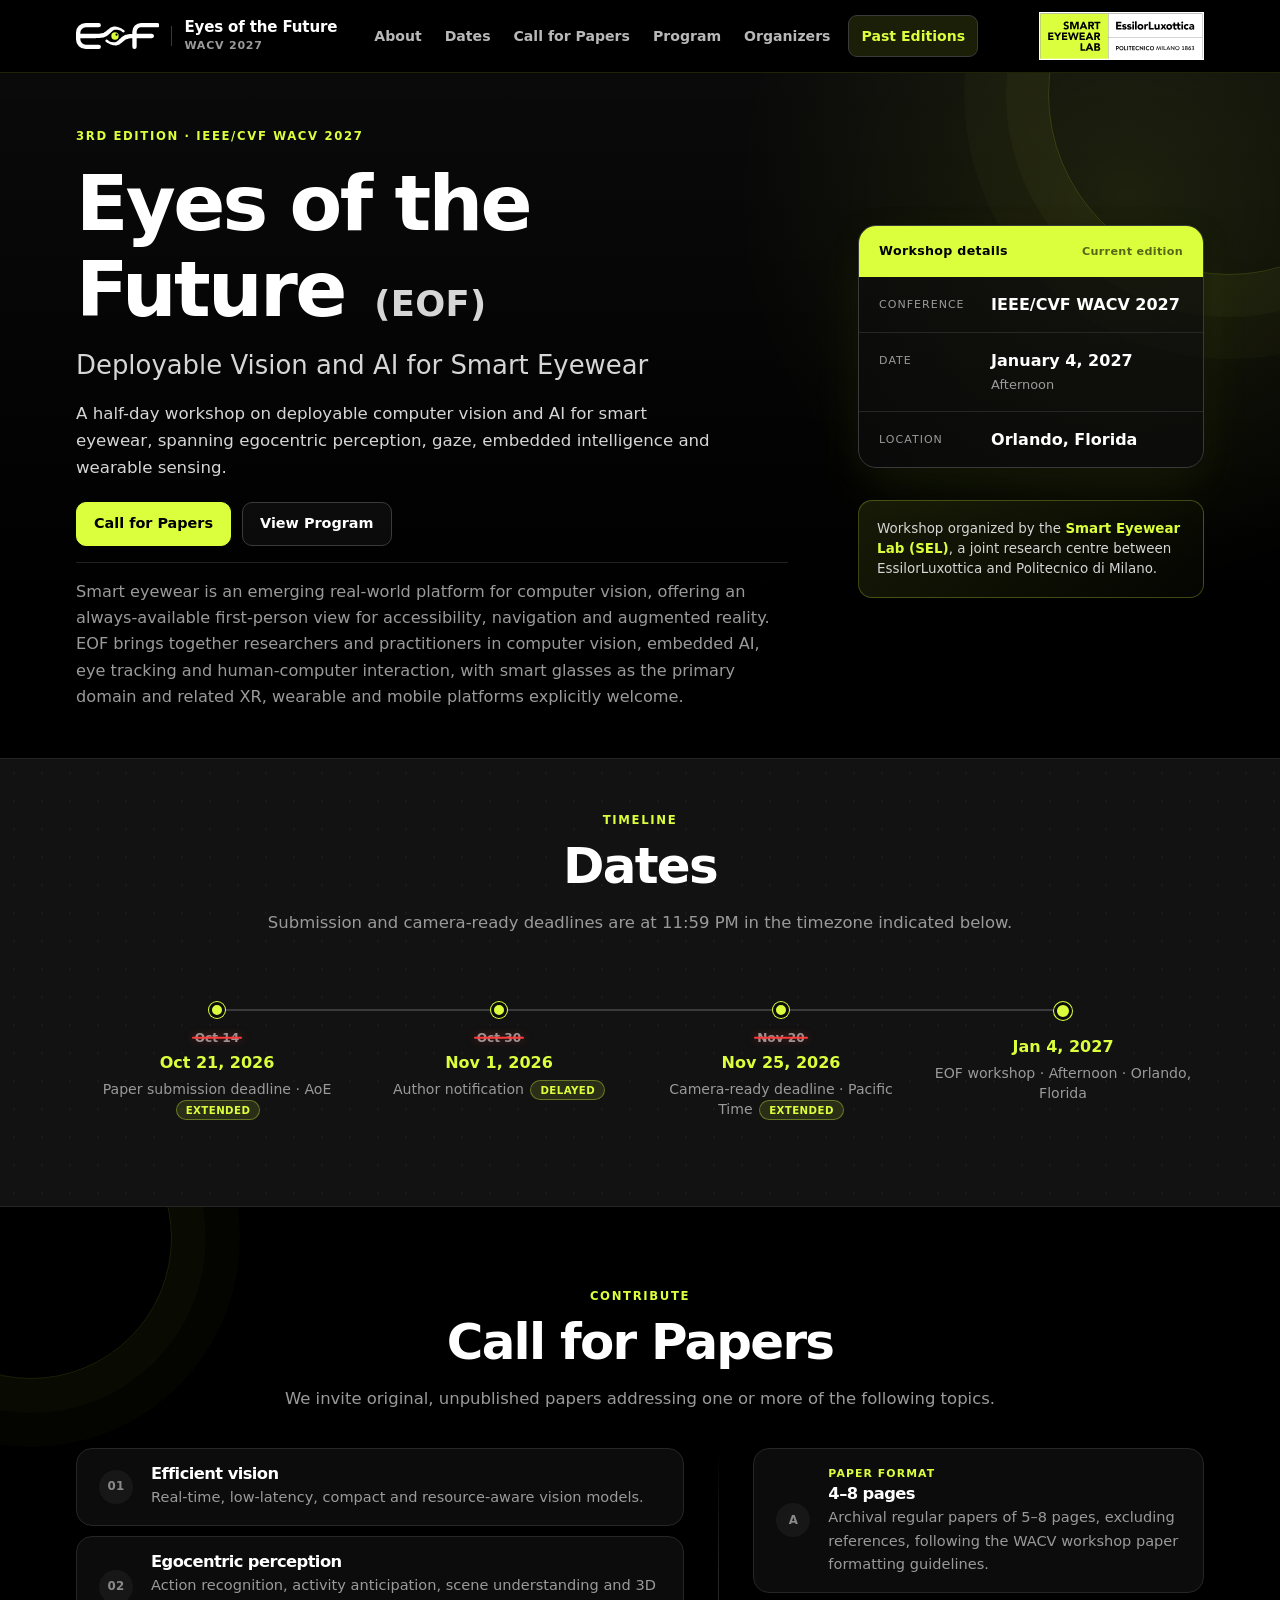
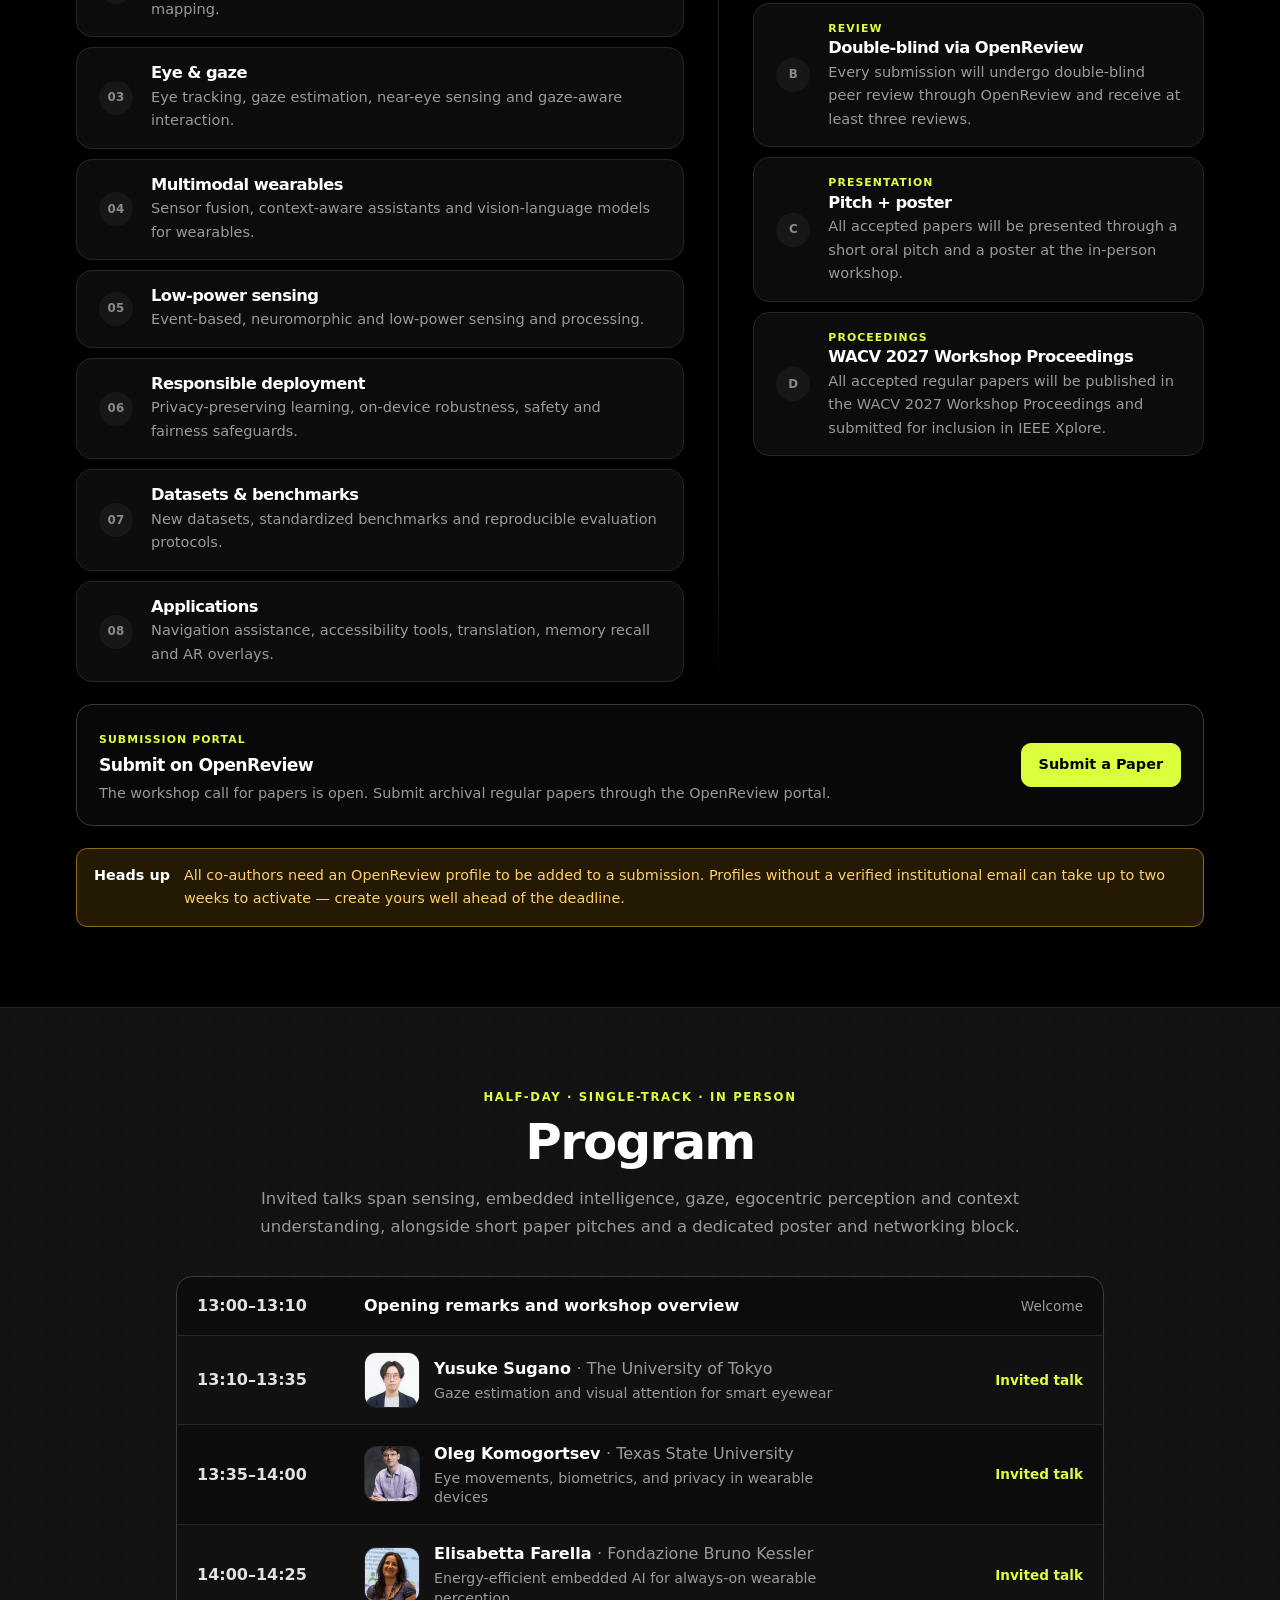
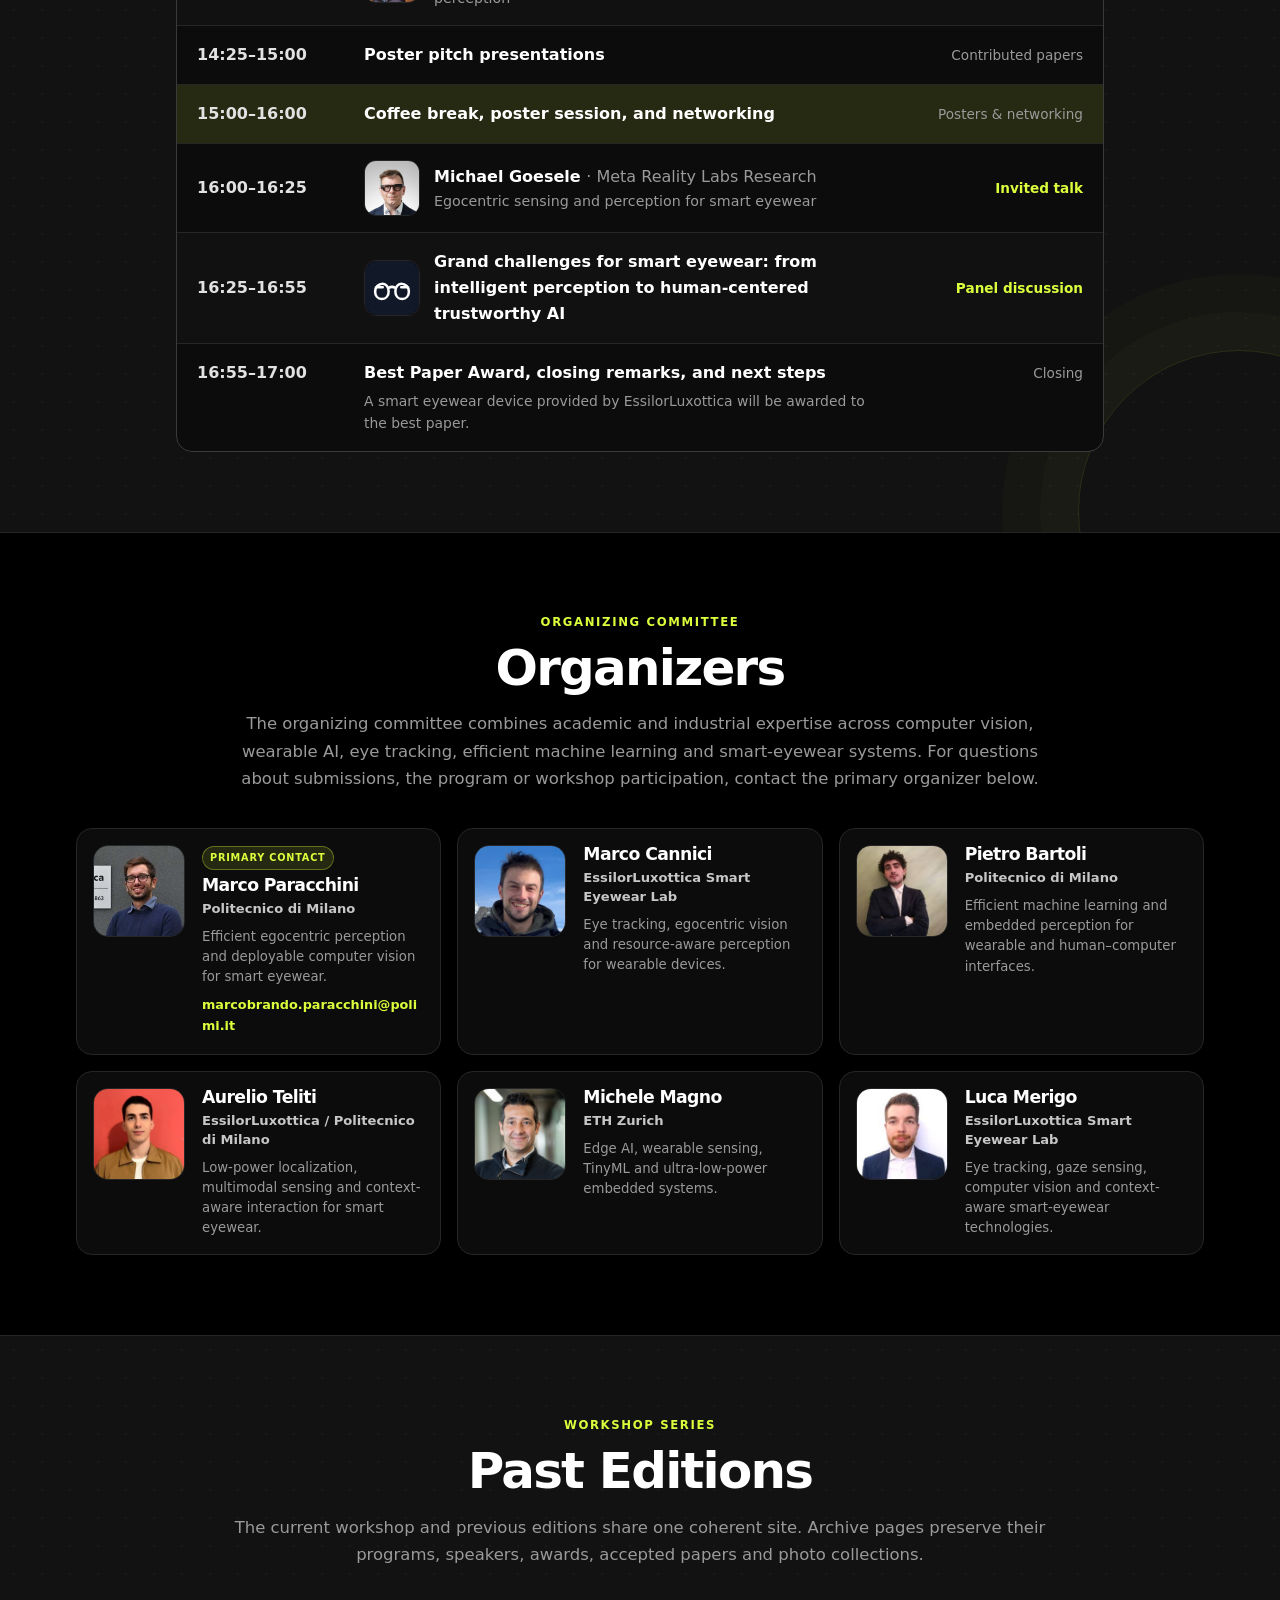
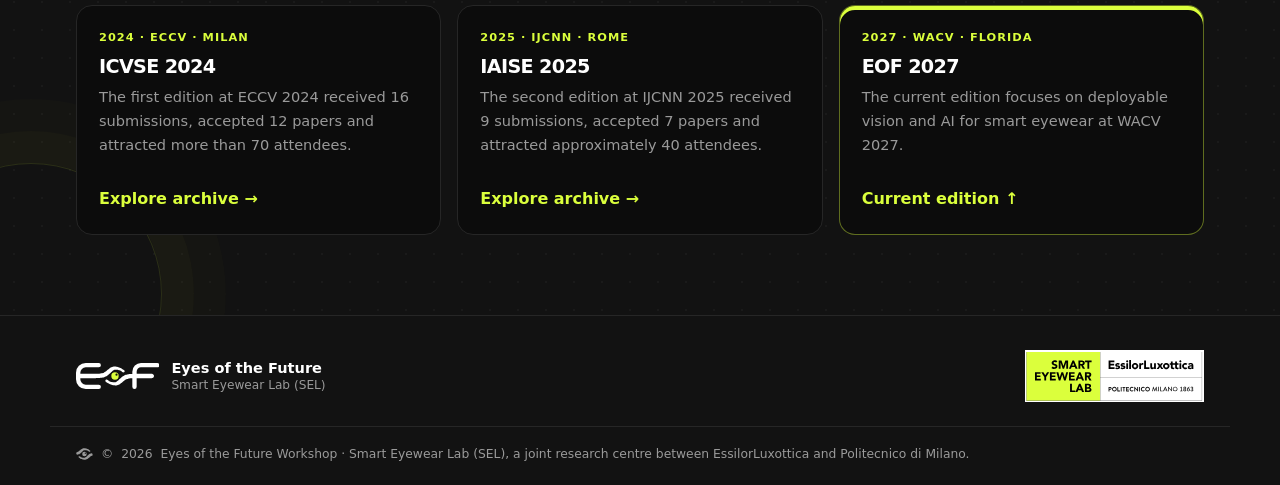
<file: index.html>
<!doctype html>
<html lang="en">
<head>
  <meta charset="utf-8">
  <meta name="viewport" content="width=device-width, initial-scale=1">
  <meta name="description" content="3rd Eyes of the Future (EOF) workshop at WACV 2027: Deployable Vision and AI for Smart Eyewear.">
  <title>EOF 2027 | Eyes of the Future @ WACV</title>
  <link rel="icon" href="assets/icons/favicon.svg" type="image/svg+xml">
  <link rel="stylesheet" href="assets/css/styles.css?v=20261103">
</head>
<body class="current-page">
<a class="skip-link" href="#content">Skip to content</a>
<header class="site-header">
  <div class="nav-wrap">
    <div class="nav-left">
    <div class="brand">
      <span class="brand-mark brand-mark-eof" aria-hidden="true">
        <svg viewBox="40 30 770 240" aria-hidden="true">
          <path id="letter-E" d="M250 50H130A70 70 0 0 0 60 120V180A70 70 0 0 0 130 250H250" fill="none" stroke="currentColor" stroke-width="40" stroke-linecap="round" stroke-linejoin="round"></path>
          <path id="letter-F" d="M790 50H640A60 60 0 0 0 580 110V250" fill="none" stroke="currentColor" stroke-width="40" stroke-linecap="round" stroke-linejoin="round"></path>
          <path id="E-arm-upper-lid" d="M60 170C62.9 170.1 68.3 170 72.4 170C76.5 170 80.7 170 84.8 170C88.9 170 93.1 170 97.2 170C101.3 170 105.4 170 109.5 170C113.6 170 117.8 170 121.9 170C126 170 130.2 170 134.3 170C138.4 170 142.5 170 146.6 170C150.7 170 154.9 170 159 170C163.1 170 167.3 170 171.4 170C175.5 170 179.6 170 183.7 170C187.8 170 191.9 170 196.1 170C200.2 170 204.4 170 208.6 170C212.8 170 217 169.9 221.2 169.9C225.4 169.8 229.6 169.7 233.8 169.6C238 169.4 242.3 169.3 246.6 169C250.9 168.8 255.2 168.6 259.5 168.2C263.9 167.8 268.4 167.4 272.8 166.7C277.3 166.1 281.9 165.4 286.5 164.4C291.1 163.4 295.8 162.2 300.5 160.7C305.2 159.1 310 157.2 314.5 155.1C318.9 152.9 323.3 150.4 327.4 147.8C331.5 145.1 335.4 142.1 339 139.1C342.6 136.2 345.8 133.2 348.9 130.3C352 127.4 354.9 124.5 357.8 121.7C360.7 118.9 363.5 116.1 366.2 113.5C369 110.9 371.8 108.4 374.5 106.1C377.3 103.9 380 101.8 382.7 100C385.4 98.2 388.1 96.7 390.8 95.5C393.5 94.4 395.7 93.6 398.8 93.1C401.9 92.6 405.8 92.6 409.5 92.6C413.1 92.5 416.8 92.7 420.5 93C424.1 93.4 427.8 94 431.3 94.8C434.9 95.5 438.5 96.5 441.9 97.8C445.4 99 448.8 100.4 452.1 102.1C455.4 103.8 458.7 105.7 461.9 107.8C465 109.8 469.1 113.1 471 114.5C473 115.9 472.6 115.6 473.5 116C474.3 116.4 475.3 116.7 476.2 116.9C477.2 117 478.2 117 479.1 116.9C480 116.9 481 116.6 481.9 116.3C482.8 116 483.7 115.5 484.4 114.9C485.2 114.4 485.9 113.7 486.5 113C487.1 112.2 487.6 111.4 488 110.5C488.4 109.7 488.7 108.7 488.9 107.8C489 106.8 489 105.8 488.9 104.9C488.9 104 488.6 103 488.3 102.1C488 101.2 487.5 100.3 486.9 99.6C486.4 98.8 487 99.2 485 97.5C482.9 95.8 478.1 92 474.4 89.4C470.8 86.9 467 84.3 463.1 82C459.2 79.8 455.2 77.6 451.1 75.7C446.9 73.8 442.7 72 438.3 70.5C434 69 429.5 67.8 425 66.7C420.6 65.6 416.1 64.8 411.5 64.2C407 63.6 402.5 62.8 397.5 62.9C392.4 63.1 386.3 63.7 381.2 65C376 66.2 371.2 68.2 366.6 70.2C362.1 72.3 357.9 74.8 353.9 77.2C349.9 79.7 346.2 82.4 342.6 85.1C339 87.7 335.6 90.4 332.4 93.1C329.1 95.7 325.9 98.5 322.8 101C319.8 103.5 316.8 106 313.9 108.2C311.1 110.4 308.5 112.4 305.7 114.2C302.9 116 300 117.6 297.1 119C294.1 120.5 291.2 121.6 288 122.7C284.9 123.7 281.6 124.5 278.2 125.3C274.8 126 271.2 126.6 267.5 127.1C263.8 127.6 260 128 256.2 128.3C252.3 128.7 248.5 128.9 244.5 129.1C240.6 129.3 236.6 129.5 232.6 129.6C228.6 129.7 224.6 129.8 220.5 129.9C216.5 129.9 212.5 130 208.4 130C204.3 130 200.2 130 196.1 130C192 130 187.8 130 183.7 130C179.6 130 175.5 130 171.4 130C167.3 130 163.1 130 159 130C154.9 130 150.7 130 146.6 130C142.5 130 138.4 130 134.3 130C130.2 130 126 130 121.9 130C117.8 130 113.6 130 109.5 130C105.4 130 101.3 130 97.2 130C93.1 130 88.9 130 84.8 130C80.7 130 76.5 130 72.4 130C68.3 130 62.9 129.9 60 130C57.1 130.1 56.5 130.2 54.8 130.7C53.2 131.1 51.5 131.8 50 132.7C48.5 133.5 47.1 134.6 45.9 135.9C44.6 137.1 43.5 138.5 42.7 140C41.8 141.5 41.1 143.2 40.7 144.8C40.2 146.5 40 148.3 40 150C40 151.7 40.2 153.5 40.7 155.2C41.1 156.8 41.8 158.5 42.7 160C43.5 161.5 44.6 162.9 45.9 164.1C47.1 165.4 48.5 166.5 50 167.3C51.5 168.2 53.2 168.9 54.8 169.3C56.5 169.8 57.1 169.9 60 170Z" fill="currentColor"></path>
          <path id="F-arm-lower-lid" d="M740 130C737.1 129.9 731.7 130 727.6 130C723.5 130 719.3 130 715.2 130C711.1 130 706.9 130 702.8 130C698.7 130 694.6 130 690.5 130C686.4 130 682.2 130 678.1 130C674 130 669.8 130 665.7 130C661.6 130 657.5 130 653.4 130C649.3 130 645.1 130 641 130C636.9 130 632.7 130 628.6 130C624.5 130 620.4 130 616.3 130C612.2 130 608.1 130 603.9 130C599.8 130 595.6 130 591.4 130C587.2 130 583 130.1 578.8 130.1C574.6 130.2 570.4 130.3 566.2 130.4C562 130.6 557.7 130.7 553.4 131C549.1 131.2 544.8 131.4 540.5 131.8C536.1 132.2 531.6 132.6 527.2 133.3C522.7 133.9 518.1 134.6 513.5 135.6C508.9 136.6 504.2 137.8 499.5 139.3C494.8 140.9 490 142.8 485.5 144.9C481.1 147.1 476.7 149.6 472.6 152.2C468.5 154.9 464.6 157.9 461 160.9C457.4 163.8 454.2 166.8 451.1 169.7C448 172.6 445.1 175.5 442.2 178.3C439.3 181.1 436.5 183.9 433.8 186.5C431 189.1 428.2 191.6 425.5 193.9C422.7 196.1 420 198.2 417.3 200C414.6 201.8 411.9 203.3 409.2 204.5C406.5 205.6 404.3 206.4 401.2 206.9C398.1 207.4 394.2 207.4 390.5 207.4C386.9 207.5 383.2 207.3 379.5 207C375.9 206.6 372.2 206 368.7 205.2C365.1 204.5 361.5 203.5 358.1 202.2C354.6 201 351.2 199.6 347.9 197.9C344.6 196.2 341.3 194.3 338.1 192.2C335 190.2 330.9 186.9 329 185.5C327 184.1 327.4 184.4 326.5 184C325.7 183.6 324.7 183.3 323.8 183.1C322.8 183 321.8 183 320.9 183.1C320 183.1 319 183.4 318.1 183.7C317.2 184 316.3 184.5 315.6 185.1C314.8 185.6 314.1 186.3 313.5 187C312.9 187.8 312.4 188.6 312 189.5C311.6 190.3 311.3 191.3 311.1 192.2C311 193.2 311 194.2 311.1 195.1C311.1 196 311.4 197 311.7 197.9C312 198.8 312.5 199.7 313.1 200.4C313.6 201.2 313 200.8 315 202.5C317.1 204.2 321.9 208 325.6 210.6C329.2 213.1 333 215.7 336.9 218C340.8 220.2 344.8 222.4 348.9 224.3C353.1 226.2 357.3 228 361.7 229.5C366 231 370.5 232.2 375 233.3C379.4 234.4 383.9 235.2 388.5 235.8C393 236.4 397.5 237.2 402.5 237.1C407.6 236.9 413.7 236.3 418.8 235C424 233.8 428.8 231.8 433.4 229.8C437.9 227.7 442.1 225.2 446.1 222.8C450.1 220.3 453.8 217.6 457.4 214.9C461 212.3 464.4 209.6 467.6 206.9C470.9 204.3 474.1 201.5 477.2 199C480.2 196.5 483.2 194 486.1 191.8C488.9 189.6 491.5 187.6 494.3 185.8C497.1 184 500 182.4 502.9 181C505.9 179.5 508.8 178.4 512 177.3C515.1 176.3 518.4 175.5 521.8 174.7C525.2 174 528.8 173.4 532.5 172.9C536.2 172.4 540 172 543.8 171.7C547.7 171.3 551.5 171.1 555.5 170.9C559.4 170.7 563.4 170.5 567.4 170.4C571.4 170.3 575.4 170.2 579.5 170.1C583.5 170.1 587.5 170 591.6 170C595.7 170 599.8 170 603.9 170C608 170 612.2 170 616.3 170C620.4 170 624.5 170 628.6 170C632.7 170 636.9 170 641 170C645.1 170 649.3 170 653.4 170C657.5 170 661.6 170 665.7 170C669.8 170 674 170 678.1 170C682.2 170 686.4 170 690.5 170C694.6 170 698.7 170 702.8 170C706.9 170 711.1 170 715.2 170C719.3 170 723.5 170 727.6 170C731.7 170 737.1 170.1 740 170C742.9 169.9 743.5 169.8 745.2 169.3C746.8 168.9 748.5 168.2 750 167.3C751.5 166.5 752.9 165.4 754.1 164.1C755.4 162.9 756.5 161.5 757.3 160C758.2 158.5 758.9 156.8 759.3 155.2C759.8 153.5 760 151.7 760 150C760 148.3 759.8 146.5 759.3 144.8C758.9 143.2 758.2 141.5 757.3 140C756.5 138.5 755.4 137.1 754.1 135.9C752.9 134.6 751.5 133.5 750 132.7C748.5 131.8 746.8 131.1 745.2 130.7C743.5 130.2 742.9 130.1 740 130Z" fill="currentColor"></path>
          <path id="iris" d="M400 116A34 34 0 1 0 400 184A34 34 0 1 0 400 116ZM414 128A10 10 0 1 0 414 148A10 10 0 1 0 414 128Z" fill="currentColor" fill-rule="evenodd"></path>
        </svg>
      </span>
      <span class="brand-divider" aria-hidden="true"></span>
      <span class="brand-copy"><strong>Eyes of the Future</strong><small>WACV 2027</small></span>
    </div>
    <button class="nav-toggle" aria-controls="site-nav" aria-expanded="false">Menu</button>
    <nav class="nav-links" id="site-nav" aria-label="Main navigation">
      <a href="#about">About</a>
      <a href="#dates">Dates</a>
      <a href="#cfp">Call for Papers</a>
      <a href="#program">Program</a>
      <a href="#organizers">Organizers</a>
      <a class="nav-editions" href="#editions">Past Editions</a>
    </nav>
    </div>
    <span class="brand-mark header-sel-mark"><img src="assets/icons/sel-logo.svg" alt="Smart Eyewear Lab"></span>
  </div>
</header>
<main id="content">
  <section class="edition-hero edition-hero-current" id="top">
    <div class="container edition-hero-grid">
      <div class="edition-hero-main">
        <p class="eyebrow">3rd edition · IEEE/CVF WACV 2027</p>
        <h1>Eyes of the <span class="title-end">Future <span class="eof-tag">(EOF)</span></span></h1>
        <p class="edition-subtitle">Deployable Vision and AI for Smart Eyewear</p>
        <p class="edition-summary">A half-day workshop on deployable computer vision and AI for smart eyewear, spanning egocentric perception, gaze, embedded intelligence and wearable sensing.</p>
        <div class="actions">
          <a class="button" href="#cfp">Call for Papers</a>
          <a class="button secondary" href="#program">View Program</a>
        </div>
        <div class="hero-overview prose" id="about">
          <p>Smart eyewear is an emerging real-world platform for computer vision, offering an always-available first-person view for accessibility, navigation and augmented reality. EOF brings together researchers and practitioners in computer vision, embedded AI, eye tracking and human-computer interaction, with smart glasses as the primary domain and related XR, wearable and mobile platforms explicitly welcome.</p>
        </div>
      </div>
      <div class="edition-hero-side">
        <aside class="meta-panel" aria-label="Workshop details">
          <div class="meta-panel-head"><span>Workshop details</span><span class="meta-panel-state">Current edition</span></div>
          <dl class="meta-list">
            <div><dt>Conference</dt><dd>IEEE/CVF WACV 2027</dd></div>
            <div><dt>Date</dt><dd>January 4, 2027<small>Afternoon</small></dd></div>
            <div><dt>Location</dt><dd>Orlando, Florida</dd></div>
          </dl>
        </aside>
        <p class="hero-organized">Workshop organized by the <strong>Smart Eyewear Lab (SEL)</strong>, a joint research centre between EssilorLuxottica and Politecnico di Milano.</p>
      </div>
    </div>
  </section>

  <section class="section section-soft timeline-top" id="dates">
    <div class="container">
      <div class="section-head">
        <p class="section-kicker">Timeline</p>
        <h2>Dates</h2>
        <p class="section-intro">Submission and camera-ready deadlines are at 11:59 PM in the timezone indicated below.</p>
      </div>
      <ol class="timeline">
        <li class="timeline-item">
          <div class="timeline-marker"></div>
          <div class="timeline-body">
            <time datetime="2026-10-21"><span class="date-old">Oct 14</span><span>Oct 21, 2026</span></time>
            <span>Paper submission deadline · AoE <span class="extended-badge">Extended</span></span>
          </div>
        </li>
        <li class="timeline-item">
          <div class="timeline-marker"></div>
          <div class="timeline-body">
            <time datetime="2026-11-01"><span class="date-old">Oct 30</span><span>Nov 1, 2026</span></time>
            <span>Author notification <span class="extended-badge">Delayed</span></span>
          </div>
        </li>
        <li class="timeline-item">
          <div class="timeline-marker"></div>
          <div class="timeline-body">
            <time datetime="2026-11-25"><span class="date-old">Nov 20</span><span>Nov 25, 2026</span></time>
            <span>Camera-ready deadline · Pacific Time <span class="extended-badge">Extended</span></span>
          </div>
        </li>
        <li class="timeline-item timeline-highlight">
          <div class="timeline-marker"></div>
          <div class="timeline-body">
            <time datetime="2027-01-04">Jan 4, 2027</time>
            <span>EOF workshop · Afternoon · Orlando, Florida</span>
          </div>
        </li>
      </ol>
    </div>
  </section>

  <section class="section deco-section deco-tl" id="cfp">
    <div class="container">
      <div class="section-head">
        <p class="section-kicker">Contribute</p>
        <h2>Call for Papers</h2>
        <p class="section-intro">We invite original, unpublished papers addressing one or more of the following topics.</p>
      </div>
      <div class="cfp-columns">
        <div class="topic-grid">
          <article class="topic-card"><span class="topic-index">01</span><div class="topic-content"><h3>Efficient vision</h3><p>Real-time, low-latency, compact and resource-aware vision models.</p></div></article>
          <article class="topic-card"><span class="topic-index">02</span><div class="topic-content"><h3>Egocentric perception</h3><p>Action recognition, activity anticipation, scene understanding and 3D mapping.</p></div></article>
          <article class="topic-card"><span class="topic-index">03</span><div class="topic-content"><h3>Eye &amp; gaze</h3><p>Eye tracking, gaze estimation, near-eye sensing and gaze-aware interaction.</p></div></article>
          <article class="topic-card"><span class="topic-index">04</span><div class="topic-content"><h3>Multimodal wearables</h3><p>Sensor fusion, context-aware assistants and vision-language models for wearables.</p></div></article>
          <article class="topic-card"><span class="topic-index">05</span><div class="topic-content"><h3>Low-power sensing</h3><p>Event-based, neuromorphic and low-power sensing and processing.</p></div></article>
          <article class="topic-card"><span class="topic-index">06</span><div class="topic-content"><h3>Responsible deployment</h3><p>Privacy-preserving learning, on-device robustness, safety and fairness safeguards.</p></div></article>
          <article class="topic-card"><span class="topic-index">07</span><div class="topic-content"><h3>Datasets &amp; benchmarks</h3><p>New datasets, standardized benchmarks and reproducible evaluation protocols.</p></div></article>
          <article class="topic-card"><span class="topic-index">08</span><div class="topic-content"><h3>Applications</h3><p>Navigation assistance, accessibility tools, translation, memory recall and AR overlays.</p></div></article>
        </div>
        <div class="cfp-divider" aria-hidden="true"></div>
        <ul class="info-list">
          <li class="info-row"><span class="topic-index">A</span><div class="topic-content"><span class="info-label">Paper format</span><h3>4–8 pages</h3><p>Archival regular papers of 5–8 pages, excluding references, following the WACV workshop paper formatting guidelines.</p></div></li>
          <li class="info-row"><span class="topic-index">B</span><div class="topic-content"><span class="info-label">Review</span><h3>Double-blind via OpenReview</h3><p>Every submission will undergo double-blind peer review through OpenReview and receive at least three reviews.</p></div></li>
          <li class="info-row"><span class="topic-index">C</span><div class="topic-content"><span class="info-label">Presentation</span><h3>Pitch + poster</h3><p>All accepted papers will be presented through a short oral pitch and a poster at the in-person workshop.</p></div></li>
          <li class="info-row"><span class="topic-index">D</span><div class="topic-content"><span class="info-label">Proceedings</span><h3>WACV 2027 Workshop Proceedings</h3><p>All accepted regular papers will be published in the WACV 2027 Workshop Proceedings and submitted for inclusion in IEEE Xplore.</p></div></li>
        </ul>
      </div>
      <aside class="submission-status" aria-label="Submission portal">
        <div>
          <span class="info-label">Submission portal</span>
          <h3>Submit on OpenReview</h3>
          <p>The workshop call for papers is open. Submit archival regular papers through the OpenReview portal.</p>
        </div>
        <a class="button" href="https://openreview.net/group?id=thecvf.com/WACV/2027/Workshop/EOF#tab-recent-activity" target="_blank" rel="noopener noreferrer">Submit a Paper</a>
      </aside>
      <div class="notice">
        <strong>Heads up</strong>
        <span>All co-authors need an OpenReview profile to be added to a submission. Profiles without a verified institutional email can take up to two weeks to activate — create yours well ahead of the deadline.</span>
      </div>
    </div>
  </section>

  <section class="section section-soft deco-section deco-br" id="program">
    <div class="container narrow-section">
      <div class="section-head">
        <p class="section-kicker">Half-day · single-track · in person</p>
        <h2>Program</h2>
        <p class="section-intro">Invited talks span sensing, embedded intelligence, gaze, egocentric perception and context understanding, alongside short paper pitches and a dedicated poster and networking block.</p>
      </div>
      <div class="schedule"><div class="schedule-row">
  <div class="schedule-time">13:00–13:10</div>
  <div class="schedule-event">Opening remarks and workshop overview</div>
  <div class="schedule-type">Welcome</div>
</div>
<div class="schedule-row talk">
  <div class="schedule-time">13:10–13:35</div>
  <div class="schedule-event schedule-event-speaker">
    <img class="schedule-photo" src="assets/images/people/yusuke-sugano.png" alt="Yusuke Sugano" width="112" height="112" loading="lazy">
    <div>
      <p class="schedule-speaker-name">Yusuke Sugano <span class="schedule-affiliation">· The University of Tokyo</span></p>
      <p class="schedule-talk-title">Gaze estimation and visual attention for smart eyewear</p>
    </div>
  </div>
  <div class="schedule-type">Invited talk</div>
</div>
<div class="schedule-row talk">
  <div class="schedule-time">13:35–14:00</div>
  <div class="schedule-event schedule-event-speaker">
    <img class="schedule-photo" src="assets/images/people/oleg-komogortsev.png" alt="Oleg Komogortsev" width="112" height="112" loading="lazy">
    <div>
      <p class="schedule-speaker-name">Oleg Komogortsev <span class="schedule-affiliation">· Texas State University</span></p>
      <p class="schedule-talk-title">Eye movements, biometrics, and privacy in wearable devices</p>
    </div>
  </div>
  <div class="schedule-type">Invited talk</div>
</div>
<div class="schedule-row talk">
  <div class="schedule-time">14:00–14:25</div>
  <div class="schedule-event schedule-event-speaker">
    <img class="schedule-photo" src="assets/images/people/elisabetta-farella.png" alt="Elisabetta Farella" width="112" height="112" loading="lazy">
    <div>
      <p class="schedule-speaker-name">Elisabetta Farella <span class="schedule-affiliation">· Fondazione Bruno Kessler</span></p>
      <p class="schedule-talk-title">Energy-efficient embedded AI for always-on wearable perception</p>
    </div>
  </div>
  <div class="schedule-type">Invited talk</div>
</div>
<div class="schedule-row">
  <div class="schedule-time">14:25–15:00</div>
  <div class="schedule-event">Poster pitch presentations</div>
  <div class="schedule-type">Contributed papers</div>
</div>
<div class="schedule-row break">
  <div class="schedule-time">15:00–16:00</div>
  <div class="schedule-event">Coffee break, poster session, and networking</div>
  <div class="schedule-type">Posters &amp; networking</div>
</div>
<div class="schedule-row talk">
  <div class="schedule-time">16:00–16:25</div>
  <div class="schedule-event schedule-event-speaker">
    <img class="schedule-photo" src="assets/images/people/michael-goesele.png" alt="Michael Goesele" width="112" height="112" loading="lazy">
    <div>
      <p class="schedule-speaker-name">Michael Goesele <span class="schedule-affiliation">· Meta Reality Labs Research</span></p>
      <p class="schedule-talk-title">Egocentric sensing and perception for smart eyewear</p>
    </div>
  </div>
  <div class="schedule-type">Invited talk</div>
</div>
<div class="schedule-row talk">
  <div class="schedule-time">16:25–16:55</div>
  <div class="schedule-event schedule-event-speaker">
    <img class="schedule-photo schedule-mark" src="assets/icons/favicon.svg" alt="" width="112" height="112">
    <div>
      <p class="schedule-speaker-name">Grand challenges for smart eyewear: from intelligent perception to human-centered trustworthy AI</p>
    </div>
  </div>
  <div class="schedule-type">Panel discussion</div>
</div>
<div class="schedule-row" id="awards">
  <div class="schedule-time">16:55–17:00</div>
  <div class="schedule-event">Best Paper Award, closing remarks, and next steps<p class="schedule-note">A smart eyewear device provided by EssilorLuxottica will be awarded to the best paper.</p></div>
  <div class="schedule-type">Closing</div>
</div></div>
    </div>
  </section>

  <section class="section" id="organizers">
    <div class="container">
      <div class="section-head">
        <p class="section-kicker">Organizing committee</p>
        <h2>Organizers</h2>
        <p class="section-intro">The organizing committee combines academic and industrial expertise across computer vision, wearable AI, eye tracking, efficient machine learning and smart-eyewear systems. For questions about submissions, the program or workshop participation, contact the primary organizer below.</p>
      </div>
      <div class="people-grid"><article class="person-card">
  <img class="person-photo" src="assets/images/people/marco-paracchini.png" alt="Marco Paracchini" width="420" height="420" loading="lazy">
  <div class="person-content">
    <span class="person-type person-type-contact">Primary contact</span>
    <h3>Marco Paracchini</h3>
    <p class="person-affiliation">Politecnico di Milano</p>
    <p class="person-description">Efficient egocentric perception and deployable computer vision for smart eyewear.</p>
    <a class="person-email" href="mailto:marcobrando.paracchini@polimi.it">marcobrando.paracchini@polimi.it</a>
  </div>
</article>
<article class="person-card">
  <img class="person-photo" src="assets/images/people/marco-cannici.png" alt="Marco Cannici" width="420" height="420" loading="lazy">
  <div class="person-content">
    
    <h3>Marco Cannici</h3>
    <p class="person-affiliation">EssilorLuxottica Smart Eyewear Lab</p>
    <p class="person-description">Eye tracking, egocentric vision and resource-aware perception for wearable devices.</p>
  </div>
</article>
<article class="person-card">
  <img class="person-photo" src="assets/images/people/pietro-bartoli.png" alt="" width="420" height="420" loading="lazy">
  <div class="person-content">
    
    <h3>Pietro Bartoli</h3>
    <p class="person-affiliation">Politecnico di Milano</p>
    <p class="person-description">Efficient machine learning and embedded perception for wearable and human–computer interfaces.</p>
  </div>
</article>
<article class="person-card">
  <img class="person-photo" src="assets/images/people/aurelio-teliti.png" alt="Aurelio Teliti" width="420" height="420" loading="lazy">
  <div class="person-content">
    
    <h3>Aurelio Teliti</h3>
    <p class="person-affiliation">EssilorLuxottica / Politecnico di Milano</p>
    <p class="person-description">Low-power localization, multimodal sensing and context-aware interaction for smart eyewear.</p>
  </div>
</article>
<article class="person-card">
  <img class="person-photo" src="assets/images/people/michele-magno.png" alt="Michele Magno" width="420" height="420" loading="lazy">
  <div class="person-content">
    
    <h3>Michele Magno</h3>
    <p class="person-affiliation">ETH Zurich</p>
    <p class="person-description">Edge AI, wearable sensing, TinyML and ultra-low-power embedded systems.</p>
  </div>
</article>
<article class="person-card">
  <img class="person-photo" src="assets/images/people/luca-merigo.png" alt="" width="420" height="420" loading="lazy">
  <div class="person-content">
    
    <h3>Luca Merigo</h3>
    <p class="person-affiliation">EssilorLuxottica Smart Eyewear Lab</p>
    <p class="person-description">Eye tracking, gaze sensing, computer vision and context-aware smart-eyewear technologies.</p>
  </div>
</article></div>
    </div>
  </section>

  <section class="section section-soft deco-section deco-bl" id="editions">
    <div class="container">
      <div class="section-head">
        <p class="section-kicker">Workshop series</p>
        <h2>Past Editions</h2>
        <p class="section-intro">The current workshop and previous editions share one coherent site. Archive pages preserve their programs, speakers, awards, accepted papers and photo collections.</p>
      </div>
      <div class="edition-grid">
        <article class="edition-card"><div class="edition-year">2024 · ECCV · Milan</div><h3>ICVSE 2024</h3><p>The first edition at ECCV 2024 received 16 submissions, accepted 12 papers and attracted more than 70 attendees.</p><a class="more" href="editions/eccv-2024.html">Explore archive <span aria-hidden="true">→</span></a></article>
        <article class="edition-card"><div class="edition-year">2025 · IJCNN · Rome</div><h3>IAISE 2025</h3><p>The second edition at IJCNN 2025 received 9 submissions, accepted 7 papers and attracted approximately 40 attendees.</p><a class="more" href="editions/ijcnn-2025.html">Explore archive <span aria-hidden="true">→</span></a></article>
        <article class="edition-card current-edition"><div class="edition-year">2027 · WACV · Florida</div><h3>EOF 2027</h3><p>The current edition focuses on deployable vision and AI for smart eyewear at WACV 2027.</p><a class="more" href="#top">Current edition <span aria-hidden="true">↑</span></a></article>
      </div>
    </div>
  </section>
</main>
<footer>
  <div class="container footer-main">
    <div class="footer-brand">
      <span class="brand-mark brand-mark-eof" aria-hidden="true">
        <svg viewBox="40 30 770 240" aria-hidden="true">
          <path id="letter-E" d="M250 50H130A70 70 0 0 0 60 120V180A70 70 0 0 0 130 250H250" fill="none" stroke="currentColor" stroke-width="40" stroke-linecap="round" stroke-linejoin="round"></path>
          <path id="letter-F" d="M790 50H640A60 60 0 0 0 580 110V250" fill="none" stroke="currentColor" stroke-width="40" stroke-linecap="round" stroke-linejoin="round"></path>
          <path id="E-arm-upper-lid" d="M60 170C62.9 170.1 68.3 170 72.4 170C76.5 170 80.7 170 84.8 170C88.9 170 93.1 170 97.2 170C101.3 170 105.4 170 109.5 170C113.6 170 117.8 170 121.9 170C126 170 130.2 170 134.3 170C138.4 170 142.5 170 146.6 170C150.7 170 154.9 170 159 170C163.1 170 167.3 170 171.4 170C175.5 170 179.6 170 183.7 170C187.8 170 191.9 170 196.1 170C200.2 170 204.4 170 208.6 170C212.8 170 217 169.9 221.2 169.9C225.4 169.8 229.6 169.7 233.8 169.6C238 169.4 242.3 169.3 246.6 169C250.9 168.8 255.2 168.6 259.5 168.2C263.9 167.8 268.4 167.4 272.8 166.7C277.3 166.1 281.9 165.4 286.5 164.4C291.1 163.4 295.8 162.2 300.5 160.7C305.2 159.1 310 157.2 314.5 155.1C318.9 152.9 323.3 150.4 327.4 147.8C331.5 145.1 335.4 142.1 339 139.1C342.6 136.2 345.8 133.2 348.9 130.3C352 127.4 354.9 124.5 357.8 121.7C360.7 118.9 363.5 116.1 366.2 113.5C369 110.9 371.8 108.4 374.5 106.1C377.3 103.9 380 101.8 382.7 100C385.4 98.2 388.1 96.7 390.8 95.5C393.5 94.4 395.7 93.6 398.8 93.1C401.9 92.6 405.8 92.6 409.5 92.6C413.1 92.5 416.8 92.7 420.5 93C424.1 93.4 427.8 94 431.3 94.8C434.9 95.5 438.5 96.5 441.9 97.8C445.4 99 448.8 100.4 452.1 102.1C455.4 103.8 458.7 105.7 461.9 107.8C465 109.8 469.1 113.1 471 114.5C473 115.9 472.6 115.6 473.5 116C474.3 116.4 475.3 116.7 476.2 116.9C477.2 117 478.2 117 479.1 116.9C480 116.9 481 116.6 481.9 116.3C482.8 116 483.7 115.5 484.4 114.9C485.2 114.4 485.9 113.7 486.5 113C487.1 112.2 487.6 111.4 488 110.5C488.4 109.7 488.7 108.7 488.9 107.8C489 106.8 489 105.8 488.9 104.9C488.9 104 488.6 103 488.3 102.1C488 101.2 487.5 100.3 486.9 99.6C486.4 98.8 487 99.2 485 97.5C482.9 95.8 478.1 92 474.4 89.4C470.8 86.9 467 84.3 463.1 82C459.2 79.8 455.2 77.6 451.1 75.7C446.9 73.8 442.7 72 438.3 70.5C434 69 429.5 67.8 425 66.7C420.6 65.6 416.1 64.8 411.5 64.2C407 63.6 402.5 62.8 397.5 62.9C392.4 63.1 386.3 63.7 381.2 65C376 66.2 371.2 68.2 366.6 70.2C362.1 72.3 357.9 74.8 353.9 77.2C349.9 79.7 346.2 82.4 342.6 85.1C339 87.7 335.6 90.4 332.4 93.1C329.1 95.7 325.9 98.5 322.8 101C319.8 103.5 316.8 106 313.9 108.2C311.1 110.4 308.5 112.4 305.7 114.2C302.9 116 300 117.6 297.1 119C294.1 120.5 291.2 121.6 288 122.7C284.9 123.7 281.6 124.5 278.2 125.3C274.8 126 271.2 126.6 267.5 127.1C263.8 127.6 260 128 256.2 128.3C252.3 128.7 248.5 128.9 244.5 129.1C240.6 129.3 236.6 129.5 232.6 129.6C228.6 129.7 224.6 129.8 220.5 129.9C216.5 129.9 212.5 130 208.4 130C204.3 130 200.2 130 196.1 130C192 130 187.8 130 183.7 130C179.6 130 175.5 130 171.4 130C167.3 130 163.1 130 159 130C154.9 130 150.7 130 146.6 130C142.5 130 138.4 130 134.3 130C130.2 130 126 130 121.9 130C117.8 130 113.6 130 109.5 130C105.4 130 101.3 130 97.2 130C93.1 130 88.9 130 84.8 130C80.7 130 76.5 130 72.4 130C68.3 130 62.9 129.9 60 130C57.1 130.1 56.5 130.2 54.8 130.7C53.2 131.1 51.5 131.8 50 132.7C48.5 133.5 47.1 134.6 45.9 135.9C44.6 137.1 43.5 138.5 42.7 140C41.8 141.5 41.1 143.2 40.7 144.8C40.2 146.5 40 148.3 40 150C40 151.7 40.2 153.5 40.7 155.2C41.1 156.8 41.8 158.5 42.7 160C43.5 161.5 44.6 162.9 45.9 164.1C47.1 165.4 48.5 166.5 50 167.3C51.5 168.2 53.2 168.9 54.8 169.3C56.5 169.8 57.1 169.9 60 170Z" fill="currentColor"></path>
          <path id="F-arm-lower-lid" d="M740 130C737.1 129.9 731.7 130 727.6 130C723.5 130 719.3 130 715.2 130C711.1 130 706.9 130 702.8 130C698.7 130 694.6 130 690.5 130C686.4 130 682.2 130 678.1 130C674 130 669.8 130 665.7 130C661.6 130 657.5 130 653.4 130C649.3 130 645.1 130 641 130C636.9 130 632.7 130 628.6 130C624.5 130 620.4 130 616.3 130C612.2 130 608.1 130 603.9 130C599.8 130 595.6 130 591.4 130C587.2 130 583 130.1 578.8 130.1C574.6 130.2 570.4 130.3 566.2 130.4C562 130.6 557.7 130.7 553.4 131C549.1 131.2 544.8 131.4 540.5 131.8C536.1 132.2 531.6 132.6 527.2 133.3C522.7 133.9 518.1 134.6 513.5 135.6C508.9 136.6 504.2 137.8 499.5 139.3C494.8 140.9 490 142.8 485.5 144.9C481.1 147.1 476.7 149.6 472.6 152.2C468.5 154.9 464.6 157.9 461 160.9C457.4 163.8 454.2 166.8 451.1 169.7C448 172.6 445.1 175.5 442.2 178.3C439.3 181.1 436.5 183.9 433.8 186.5C431 189.1 428.2 191.6 425.5 193.9C422.7 196.1 420 198.2 417.3 200C414.6 201.8 411.9 203.3 409.2 204.5C406.5 205.6 404.3 206.4 401.2 206.9C398.1 207.4 394.2 207.4 390.5 207.4C386.9 207.5 383.2 207.3 379.5 207C375.9 206.6 372.2 206 368.7 205.2C365.1 204.5 361.5 203.5 358.1 202.2C354.6 201 351.2 199.6 347.9 197.9C344.6 196.2 341.3 194.3 338.1 192.2C335 190.2 330.9 186.9 329 185.5C327 184.1 327.4 184.4 326.5 184C325.7 183.6 324.7 183.3 323.8 183.1C322.8 183 321.8 183 320.9 183.1C320 183.1 319 183.4 318.1 183.7C317.2 184 316.3 184.5 315.6 185.1C314.8 185.6 314.1 186.3 313.5 187C312.9 187.8 312.4 188.6 312 189.5C311.6 190.3 311.3 191.3 311.1 192.2C311 193.2 311 194.2 311.1 195.1C311.1 196 311.4 197 311.7 197.9C312 198.8 312.5 199.7 313.1 200.4C313.6 201.2 313 200.8 315 202.5C317.1 204.2 321.9 208 325.6 210.6C329.2 213.1 333 215.7 336.9 218C340.8 220.2 344.8 222.4 348.9 224.3C353.1 226.2 357.3 228 361.7 229.5C366 231 370.5 232.2 375 233.3C379.4 234.4 383.9 235.2 388.5 235.8C393 236.4 397.5 237.2 402.5 237.1C407.6 236.9 413.7 236.3 418.8 235C424 233.8 428.8 231.8 433.4 229.8C437.9 227.7 442.1 225.2 446.1 222.8C450.1 220.3 453.8 217.6 457.4 214.9C461 212.3 464.4 209.6 467.6 206.9C470.9 204.3 474.1 201.5 477.2 199C480.2 196.5 483.2 194 486.1 191.8C488.9 189.6 491.5 187.6 494.3 185.8C497.1 184 500 182.4 502.9 181C505.9 179.5 508.8 178.4 512 177.3C515.1 176.3 518.4 175.5 521.8 174.7C525.2 174 528.8 173.4 532.5 172.9C536.2 172.4 540 172 543.8 171.7C547.7 171.3 551.5 171.1 555.5 170.9C559.4 170.7 563.4 170.5 567.4 170.4C571.4 170.3 575.4 170.2 579.5 170.1C583.5 170.1 587.5 170 591.6 170C595.7 170 599.8 170 603.9 170C608 170 612.2 170 616.3 170C620.4 170 624.5 170 628.6 170C632.7 170 636.9 170 641 170C645.1 170 649.3 170 653.4 170C657.5 170 661.6 170 665.7 170C669.8 170 674 170 678.1 170C682.2 170 686.4 170 690.5 170C694.6 170 698.7 170 702.8 170C706.9 170 711.1 170 715.2 170C719.3 170 723.5 170 727.6 170C731.7 170 737.1 170.1 740 170C742.9 169.9 743.5 169.8 745.2 169.3C746.8 168.9 748.5 168.2 750 167.3C751.5 166.5 752.9 165.4 754.1 164.1C755.4 162.9 756.5 161.5 757.3 160C758.2 158.5 758.9 156.8 759.3 155.2C759.8 153.5 760 151.7 760 150C760 148.3 759.8 146.5 759.3 144.8C758.9 143.2 758.2 141.5 757.3 140C756.5 138.5 755.4 137.1 754.1 135.9C752.9 134.6 751.5 133.5 750 132.7C748.5 131.8 746.8 131.1 745.2 130.7C743.5 130.2 742.9 130.1 740 130Z" fill="currentColor"></path>
          <path id="iris" d="M400 116A34 34 0 1 0 400 184A34 34 0 1 0 400 116ZM414 128A10 10 0 1 0 414 148A10 10 0 1 0 414 128Z" fill="currentColor" fill-rule="evenodd"></path>
        </svg>
      </span>
      <div><strong>Eyes of the Future</strong><span>Smart Eyewear Lab (SEL)</span></div>
    </div>
    <span class="brand-mark footer-mark"><img src="assets/icons/sel-logo.svg" alt="Smart Eyewear Lab"></span>
  </div>
  <div class="container footer-bottom"><svg class="footer-eof-mark" viewBox="272 44 256 212" aria-hidden="true"><path d="M303.9 158.4C305.9 157.6 308.5 156.4 310.8 155.4C313.2 154.3 315.6 153.3 318 152.2C320.3 151.1 322.4 150.4 325.1 148.8C327.9 147.2 331.9 144.6 334.5 142.7C337.2 140.8 339 139.2 341 137.4C343.1 135.7 345 133.9 347 132.1C348.9 130.3 350.7 128.6 352.5 126.8C354.3 125.1 356 123.4 357.8 121.7C359.5 120 361.2 118.3 362.9 116.7C364.6 115.1 366.2 113.5 367.9 112C369.5 110.5 371.2 109 372.8 107.6C374.5 106.2 376.1 104.8 377.8 103.5C379.4 102.3 381 101.1 382.7 100C384.3 98.9 385.9 97.9 387.6 97.1C389.2 96.2 390.8 95.5 392.4 94.9C394 94.3 395.4 93.8 397.2 93.4C398.9 93.1 400.7 92.9 402.7 92.8C404.8 92.6 407.2 92.6 409.4 92.6C411.6 92.5 413.9 92.6 416.1 92.7C418.3 92.8 420.5 93 422.6 93.3C424.8 93.6 427 93.9 429.2 94.3C431.3 94.7 433.5 95.2 435.6 95.8C437.7 96.4 439.8 97 441.9 97.8C444 98.5 446 99.3 448.1 100.2C450.1 101.1 452.1 102.1 454.1 103.1C456.1 104.2 458 105.3 459.9 106.5C461.8 107.7 463.7 109 465.6 110.3C467.5 111.7 469.7 113.6 471 114.5C472.4 115.5 472.6 115.6 473.5 116C474.3 116.4 475.3 116.7 476.2 116.9C477.2 117 478.2 117 479.1 116.9C480 116.9 481 116.6 481.9 116.3C482.8 116 483.7 115.5 484.4 114.9C485.2 114.4 485.9 113.7 486.5 113C487.1 112.2 487.6 111.4 488 110.5C488.4 109.7 488.7 108.7 488.9 107.8C489 106.8 489 105.8 488.9 104.9C488.9 104 488.6 103 488.3 102.1C488 101.2 487.5 100.3 486.9 99.6C486.4 98.8 486.3 98.6 485 97.5C483.6 96.3 480.9 94.2 478.7 92.6C476.6 91 474.4 89.4 472.2 87.9C470 86.3 467.8 84.9 465.4 83.4C463.1 82 460.8 80.7 458.4 79.4C456 78.1 453.5 76.8 451 75.7C448.6 74.5 446 73.4 443.4 72.4C440.9 71.4 438.3 70.5 435.7 69.6C433 68.8 430.4 68 427.7 67.3C425 66.7 422.3 66.1 419.6 65.5C416.9 65 414.2 64.6 411.5 64.2C408.8 63.8 406.2 63.5 403.3 63.3C400.4 63.1 397.3 62.8 394.1 63C390.9 63.2 387.4 63.6 384.3 64.3C381.1 64.9 378 65.8 375.1 66.8C372.1 67.8 369.3 69 366.6 70.3C363.8 71.5 361.3 72.9 358.8 74.3C356.2 75.8 353.8 77.3 351.5 78.8C349.1 80.4 346.9 81.9 344.7 83.5C342.5 85.1 340.4 86.7 338.4 88.3C336.3 89.9 334.3 91.5 332.3 93.1C330.3 94.7 328.4 96.3 326.5 97.9C324.6 99.5 322.8 101 320.9 102.5C319.1 104 317.3 105.5 315.6 106.9C313.9 108.3 311.9 109.8 310.5 110.8C309.2 111.8 309 112 307.5 112.9C305.9 113.7 303.4 114.9 301.2 115.9C299.1 116.8 297 117.8 294.8 118.7C292.6 119.7 290 120.7 288.1 121.6C286.3 122.5 285 123.2 283.6 124.3C282.3 125.3 281 126.6 280 128C279 129.4 278.1 131 277.4 132.6C276.8 134.2 276.3 135.9 276.1 137.6C275.9 139.3 276 141.1 276.2 142.9C276.5 144.6 276.9 146.3 277.6 147.9C278.3 149.5 279.2 151 280.3 152.4C281.3 153.7 282.6 155 284 156C285.4 157 287 157.9 288.6 158.6C290.2 159.2 291.9 159.7 293.6 159.9C295.3 160.1 297.1 160 298.9 159.8C300.6 159.5 301.9 159.1 303.9 158.4Z" fill="currentColor"></path><path d="M496.1 141.6C494.1 142.4 491.5 143.6 489.2 144.6C486.8 145.7 484.4 146.7 482 147.8C479.7 148.9 477.6 149.6 474.9 151.2C472.1 152.8 468.1 155.4 465.5 157.3C462.8 159.2 461 160.8 459 162.6C456.9 164.3 455 166.1 453 167.9C451.1 169.7 449.3 171.4 447.5 173.2C445.7 174.9 444 176.6 442.2 178.3C440.5 180 438.8 181.7 437.1 183.3C435.4 184.9 433.8 186.5 432.1 188C430.5 189.5 428.8 191 427.2 192.4C425.5 193.8 423.9 195.2 422.2 196.5C420.6 197.7 419 198.9 417.3 200C415.7 201.1 414.1 202.1 412.4 202.9C410.8 203.8 409.2 204.5 407.6 205.1C406 205.7 404.6 206.2 402.8 206.6C401.1 206.9 399.3 207.1 397.3 207.2C395.2 207.4 392.8 207.4 390.6 207.4C388.4 207.5 386.1 207.4 383.9 207.3C381.7 207.2 379.5 207 377.4 206.7C375.2 206.4 373 206.1 370.8 205.7C368.7 205.3 366.5 204.8 364.4 204.2C362.3 203.6 360.2 203 358.1 202.2C356 201.5 354 200.7 351.9 199.8C349.9 198.9 347.9 197.9 345.9 196.9C343.9 195.8 342 194.7 340.1 193.5C338.2 192.3 336.3 191 334.4 189.7C332.5 188.3 330.3 186.4 329 185.5C327.6 184.5 327.4 184.4 326.5 184C325.7 183.6 324.7 183.3 323.8 183.1C322.8 183 321.8 183 320.9 183.1C320 183.1 319 183.4 318.1 183.7C317.2 184 316.3 184.5 315.6 185.1C314.8 185.6 314.1 186.3 313.5 187C312.9 187.8 312.4 188.6 312 189.5C311.6 190.3 311.3 191.3 311.1 192.2C311 193.2 311 194.2 311.1 195.1C311.1 196 311.4 197 311.7 197.9C312 198.8 312.5 199.7 313.1 200.4C313.6 201.2 313.7 201.4 315 202.5C316.4 203.7 319.1 205.8 321.3 207.4C323.4 209 325.6 210.6 327.8 212.1C330 213.7 332.2 215.1 334.6 216.6C336.9 218 339.2 219.3 341.6 220.6C344 221.9 346.5 223.2 349 224.3C351.4 225.5 354 226.6 356.6 227.6C359.1 228.6 361.7 229.5 364.3 230.4C367 231.2 369.6 232 372.3 232.7C375 233.3 377.7 233.9 380.4 234.5C383.1 235 385.8 235.4 388.5 235.8C391.2 236.2 393.8 236.5 396.7 236.7C399.6 236.9 402.7 237.2 405.9 237C409.1 236.8 412.6 236.4 415.7 235.7C418.9 235.1 422 234.2 424.9 233.2C427.9 232.2 430.7 231 433.4 229.7C436.2 228.5 438.7 227.1 441.2 225.7C443.8 224.2 446.2 222.7 448.5 221.2C450.9 219.6 453.1 218.1 455.3 216.5C457.5 214.9 459.6 213.3 461.6 211.7C463.7 210.1 465.7 208.5 467.7 206.9C469.7 205.3 471.6 203.7 473.5 202.1C475.4 200.5 477.2 199 479.1 197.5C480.9 196 482.7 194.5 484.4 193.1C486.1 191.7 488.1 190.2 489.5 189.2C490.8 188.2 491 188 492.5 187.1C494.1 186.3 496.6 185.1 498.8 184.1C500.9 183.2 503 182.2 505.2 181.3C507.4 180.3 510 179.3 511.9 178.4C513.7 177.5 515 176.8 516.4 175.7C517.7 174.7 519 173.4 520 172C521 170.6 521.9 169 522.6 167.4C523.2 165.8 523.7 164.1 523.9 162.4C524.1 160.7 524 158.9 523.8 157.1C523.5 155.4 523.1 153.7 522.4 152.1C521.7 150.5 520.8 149 519.7 147.6C518.7 146.3 517.4 145 516 144C514.6 143 513 142.1 511.4 141.4C509.8 140.8 508.1 140.3 506.4 140.1C504.7 139.9 502.9 140 501.1 140.2C499.4 140.5 498.1 140.9 496.1 141.6Z" fill="currentColor"></path><path d="M400 116A34 34 0 1 0 400 184A34 34 0 1 0 400 116ZM414 128A10 10 0 1 0 414 148A10 10 0 1 0 414 128Z" fill="currentColor" fill-rule="evenodd"></path></svg>© <span data-year></span> Eyes of the Future Workshop · Smart Eyewear Lab (SEL), a joint research centre between EssilorLuxottica and Politecnico di Milano.</div>
</footer>
<a class="back-to-top" href="#top" aria-label="Back to top"><svg viewBox="272 44 256 212" aria-hidden="true" width="16" height="16"><path d="M303.9 158.4C305.9 157.6 308.5 156.4 310.8 155.4C313.2 154.3 315.6 153.3 318 152.2C320.3 151.1 322.4 150.4 325.1 148.8C327.9 147.2 331.9 144.6 334.5 142.7C337.2 140.8 339 139.2 341 137.4C343.1 135.7 345 133.9 347 132.1C348.9 130.3 350.7 128.6 352.5 126.8C354.3 125.1 356 123.4 357.8 121.7C359.5 120 361.2 118.3 362.9 116.7C364.6 115.1 366.2 113.5 367.9 112C369.5 110.5 371.2 109 372.8 107.6C374.5 106.2 376.1 104.8 377.8 103.5C379.4 102.3 381 101.1 382.7 100C384.3 98.9 385.9 97.9 387.6 97.1C389.2 96.2 390.8 95.5 392.4 94.9C394 94.3 395.4 93.8 397.2 93.4C398.9 93.1 400.7 92.9 402.7 92.8C404.8 92.6 407.2 92.6 409.4 92.6C411.6 92.5 413.9 92.6 416.1 92.7C418.3 92.8 420.5 93 422.6 93.3C424.8 93.6 427 93.9 429.2 94.3C431.3 94.7 433.5 95.2 435.6 95.8C437.7 96.4 439.8 97 441.9 97.8C444 98.5 446 99.3 448.1 100.2C450.1 101.1 452.1 102.1 454.1 103.1C456.1 104.2 458 105.3 459.9 106.5C461.8 107.7 463.7 109 465.6 110.3C467.5 111.7 469.7 113.6 471 114.5C472.4 115.5 472.6 115.6 473.5 116C474.3 116.4 475.3 116.7 476.2 116.9C477.2 117 478.2 117 479.1 116.9C480 116.9 481 116.6 481.9 116.3C482.8 116 483.7 115.5 484.4 114.9C485.2 114.4 485.9 113.7 486.5 113C487.1 112.2 487.6 111.4 488 110.5C488.4 109.7 488.7 108.7 488.9 107.8C489 106.8 489 105.8 488.9 104.9C488.9 104 488.6 103 488.3 102.1C488 101.2 487.5 100.3 486.9 99.6C486.4 98.8 486.3 98.6 485 97.5C483.6 96.3 480.9 94.2 478.7 92.6C476.6 91 474.4 89.4 472.2 87.9C470 86.3 467.8 84.9 465.4 83.4C463.1 82 460.8 80.7 458.4 79.4C456 78.1 453.5 76.8 451 75.7C448.6 74.5 446 73.4 443.4 72.4C440.9 71.4 438.3 70.5 435.7 69.6C433 68.8 430.4 68 427.7 67.3C425 66.7 422.3 66.1 419.6 65.5C416.9 65 414.2 64.6 411.5 64.2C408.8 63.8 406.2 63.5 403.3 63.3C400.4 63.1 397.3 62.8 394.1 63C390.9 63.2 387.4 63.6 384.3 64.3C381.1 64.9 378 65.8 375.1 66.8C372.1 67.8 369.3 69 366.6 70.3C363.8 71.5 361.3 72.9 358.8 74.3C356.2 75.8 353.8 77.3 351.5 78.8C349.1 80.4 346.9 81.9 344.7 83.5C342.5 85.1 340.4 86.7 338.4 88.3C336.3 89.9 334.3 91.5 332.3 93.1C330.3 94.7 328.4 96.3 326.5 97.9C324.6 99.5 322.8 101 320.9 102.5C319.1 104 317.3 105.5 315.6 106.9C313.9 108.3 311.9 109.8 310.5 110.8C309.2 111.8 309 112 307.5 112.9C305.9 113.7 303.4 114.9 301.2 115.9C299.1 116.8 297 117.8 294.8 118.7C292.6 119.7 290 120.7 288.1 121.6C286.3 122.5 285 123.2 283.6 124.3C282.3 125.3 281 126.6 280 128C279 129.4 278.1 131 277.4 132.6C276.8 134.2 276.3 135.9 276.1 137.6C275.9 139.3 276 141.1 276.2 142.9C276.5 144.6 276.9 146.3 277.6 147.9C278.3 149.5 279.2 151 280.3 152.4C281.3 153.7 282.6 155 284 156C285.4 157 287 157.9 288.6 158.6C290.2 159.2 291.9 159.7 293.6 159.9C295.3 160.1 297.1 160 298.9 159.8C300.6 159.5 301.9 159.1 303.9 158.4Z" fill="currentColor"></path><path d="M496.1 141.6C494.1 142.4 491.5 143.6 489.2 144.6C486.8 145.7 484.4 146.7 482 147.8C479.7 148.9 477.6 149.6 474.9 151.2C472.1 152.8 468.1 155.4 465.5 157.3C462.8 159.2 461 160.8 459 162.6C456.9 164.3 455 166.1 453 167.9C451.1 169.7 449.3 171.4 447.5 173.2C445.7 174.9 444 176.6 442.2 178.3C440.5 180 438.8 181.7 437.1 183.3C435.4 184.9 433.8 186.5 432.1 188C430.5 189.5 428.8 191 427.2 192.4C425.5 193.8 423.9 195.2 422.2 196.5C420.6 197.7 419 198.9 417.3 200C415.7 201.1 414.1 202.1 412.4 202.9C410.8 203.8 409.2 204.5 407.6 205.1C406 205.7 404.6 206.2 402.8 206.6C401.1 206.9 399.3 207.1 397.3 207.2C395.2 207.4 392.8 207.4 390.6 207.4C388.4 207.5 386.1 207.4 383.9 207.3C381.7 207.2 379.5 207 377.4 206.7C375.2 206.4 373 206.1 370.8 205.7C368.7 205.3 366.5 204.8 364.4 204.2C362.3 203.6 360.2 203 358.1 202.2C356 201.5 354 200.7 351.9 199.8C349.9 198.9 347.9 197.9 345.9 196.9C343.9 195.8 342 194.7 340.1 193.5C338.2 192.3 336.3 191 334.4 189.7C332.5 188.3 330.3 186.4 329 185.5C327.6 184.5 327.4 184.4 326.5 184C325.7 183.6 324.7 183.3 323.8 183.1C322.8 183 321.8 183 320.9 183.1C320 183.1 319 183.4 318.1 183.7C317.2 184 316.3 184.5 315.6 185.1C314.8 185.6 314.1 186.3 313.5 187C312.9 187.8 312.4 188.6 312 189.5C311.6 190.3 311.3 191.3 311.1 192.2C311 193.2 311 194.2 311.1 195.1C311.1 196 311.4 197 311.7 197.9C312 198.8 312.5 199.7 313.1 200.4C313.6 201.2 313.7 201.4 315 202.5C316.4 203.7 319.1 205.8 321.3 207.4C323.4 209 325.6 210.6 327.8 212.1C330 213.7 332.2 215.1 334.6 216.6C336.9 218 339.2 219.3 341.6 220.6C344 221.9 346.5 223.2 349 224.3C351.4 225.5 354 226.6 356.6 227.6C359.1 228.6 361.7 229.5 364.3 230.4C367 231.2 369.6 232 372.3 232.7C375 233.3 377.7 233.9 380.4 234.5C383.1 235 385.8 235.4 388.5 235.8C391.2 236.2 393.8 236.5 396.7 236.7C399.6 236.9 402.7 237.2 405.9 237C409.1 236.8 412.6 236.4 415.7 235.7C418.9 235.1 422 234.2 424.9 233.2C427.9 232.2 430.7 231 433.4 229.7C436.2 228.5 438.7 227.1 441.2 225.7C443.8 224.2 446.2 222.7 448.5 221.2C450.9 219.6 453.1 218.1 455.3 216.5C457.5 214.9 459.6 213.3 461.6 211.7C463.7 210.1 465.7 208.5 467.7 206.9C469.7 205.3 471.6 203.7 473.5 202.1C475.4 200.5 477.2 199 479.1 197.5C480.9 196 482.7 194.5 484.4 193.1C486.1 191.7 488.1 190.2 489.5 189.2C490.8 188.2 491 188 492.5 187.1C494.1 186.3 496.6 185.1 498.8 184.1C500.9 183.2 503 182.2 505.2 181.3C507.4 180.3 510 179.3 511.9 178.4C513.7 177.5 515 176.8 516.4 175.7C517.7 174.7 519 173.4 520 172C521 170.6 521.9 169 522.6 167.4C523.2 165.8 523.7 164.1 523.9 162.4C524.1 160.7 524 158.9 523.8 157.1C523.5 155.4 523.1 153.7 522.4 152.1C521.7 150.5 520.8 149 519.7 147.6C518.7 146.3 517.4 145 516 144C514.6 143 513 142.1 511.4 141.4C509.8 140.8 508.1 140.3 506.4 140.1C504.7 139.9 502.9 140 501.1 140.2C499.4 140.5 498.1 140.9 496.1 141.6Z" fill="currentColor"></path><path d="M400 116A34 34 0 1 0 400 184A34 34 0 1 0 400 116ZM414 128A10 10 0 1 0 414 148A10 10 0 1 0 414 128Z" fill="currentColor" fill-rule="evenodd"></path></svg></a>
<script src="assets/js/main.js"></script>
</body>
</html>
</file>
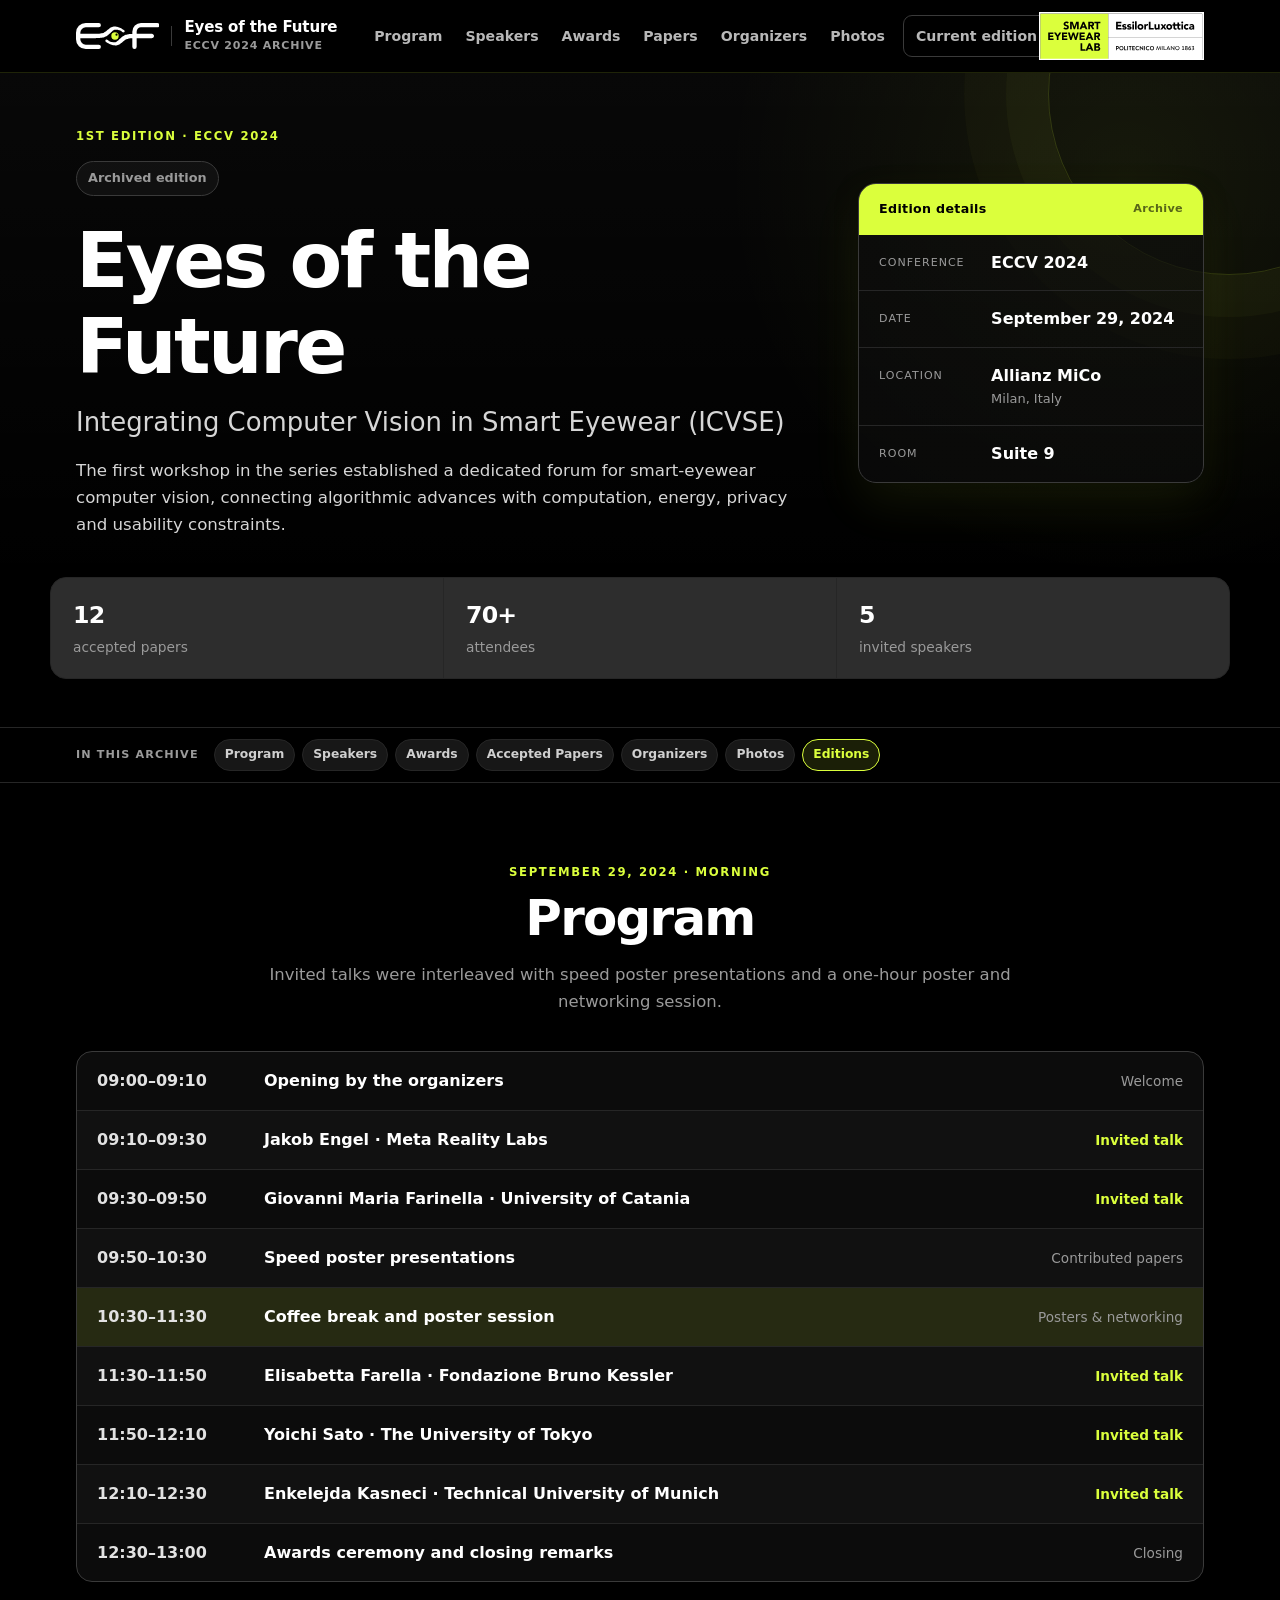
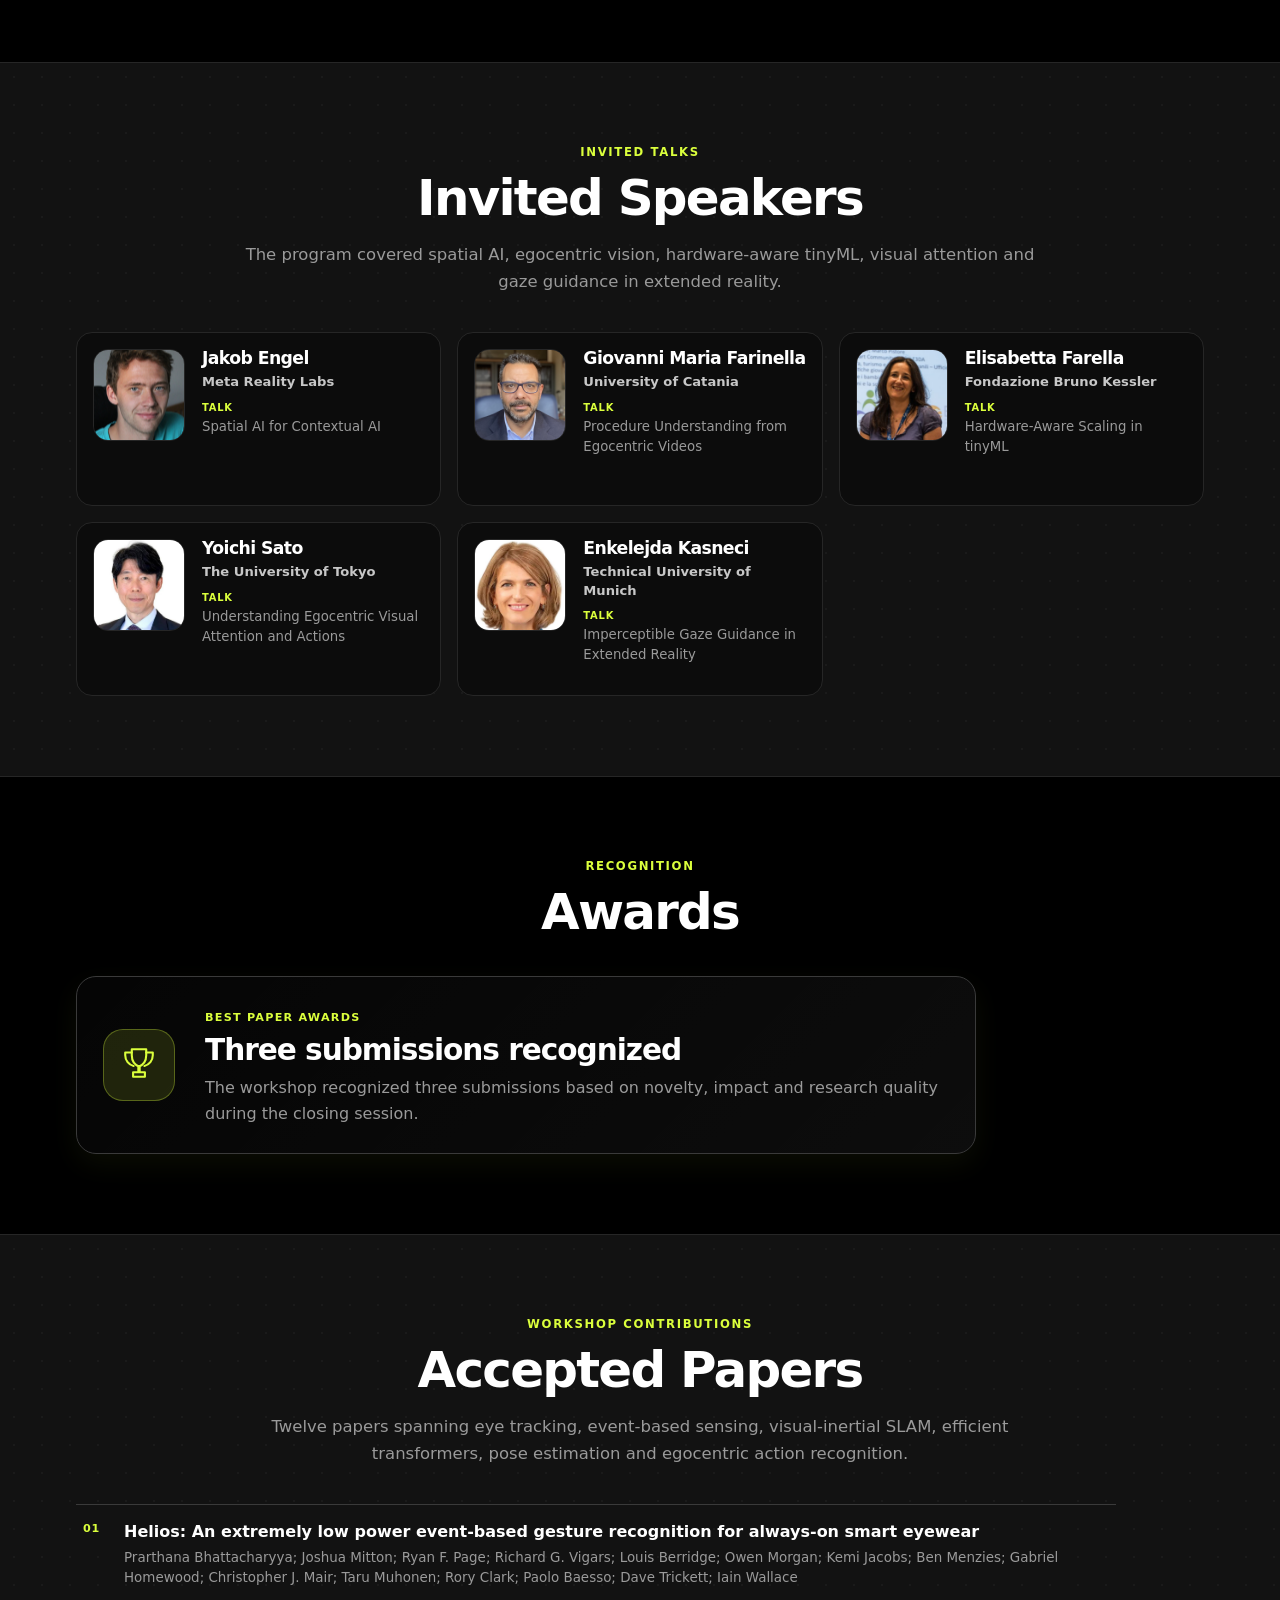
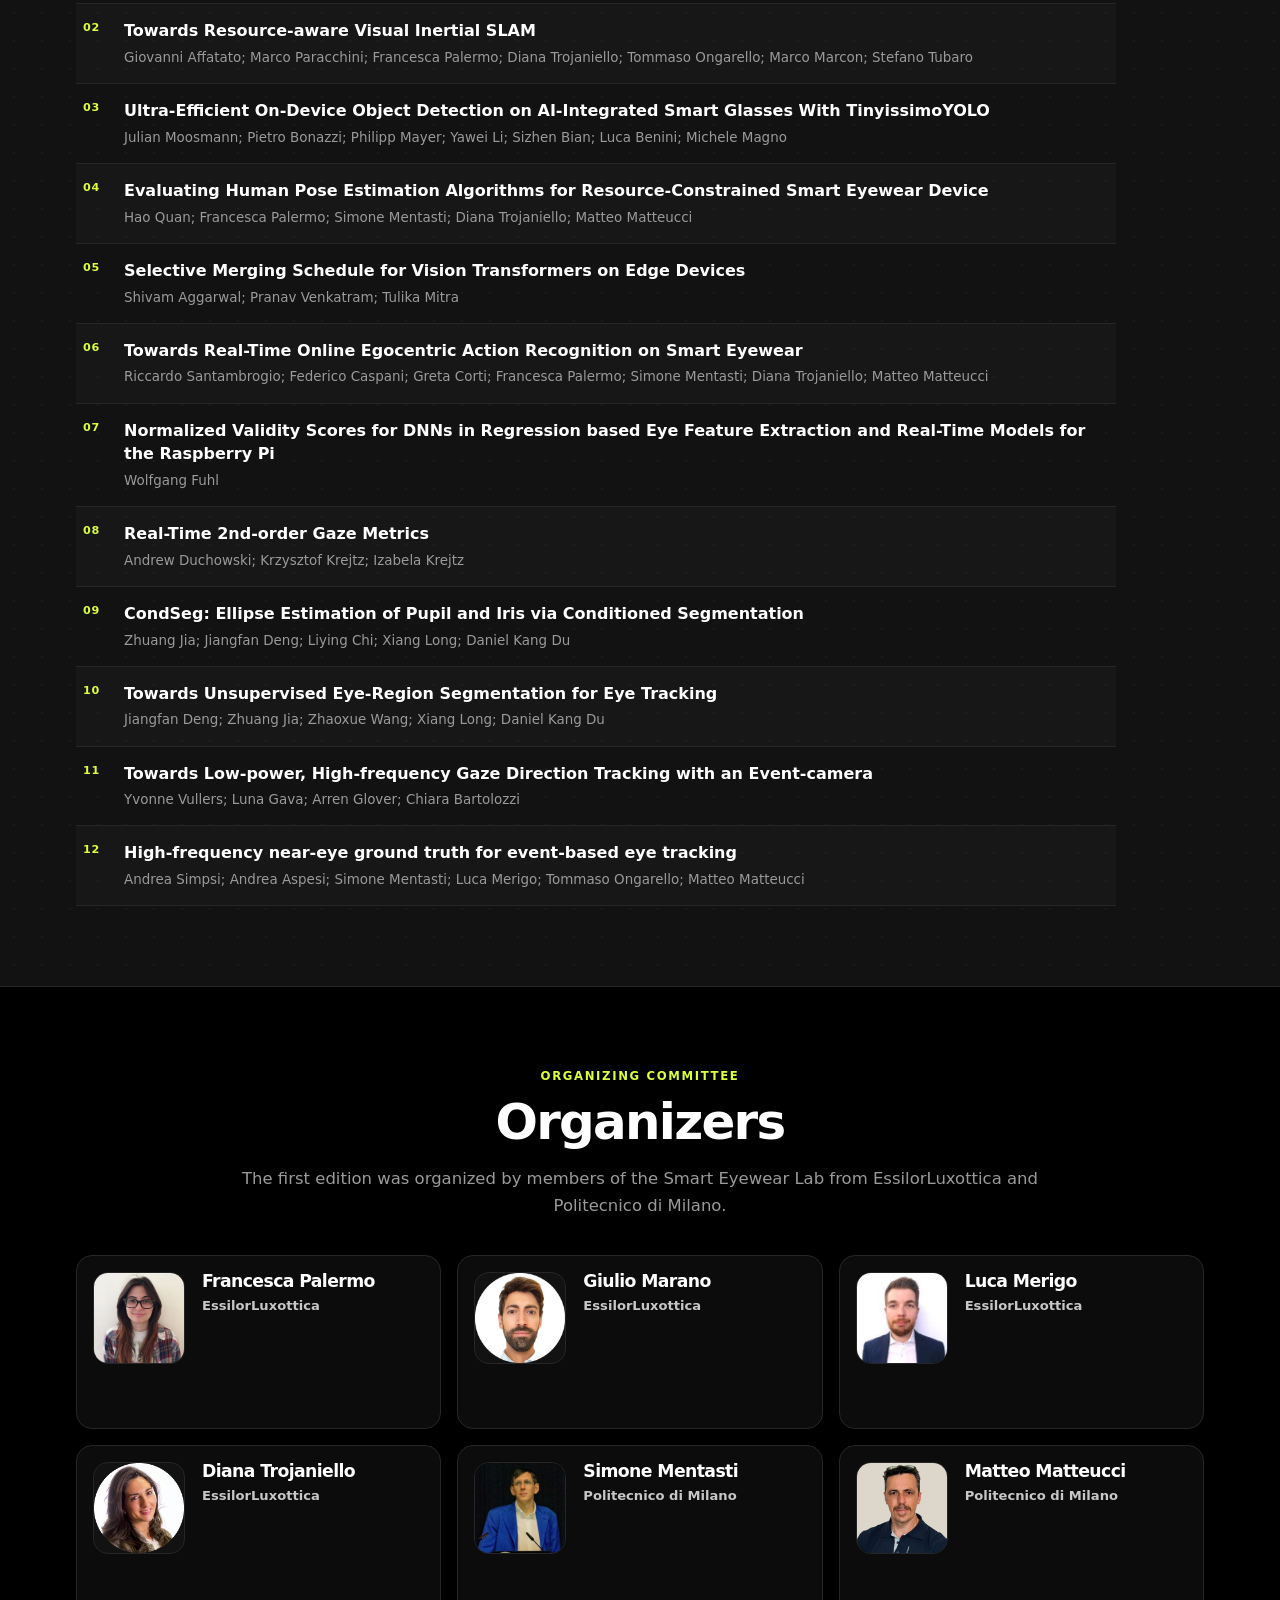
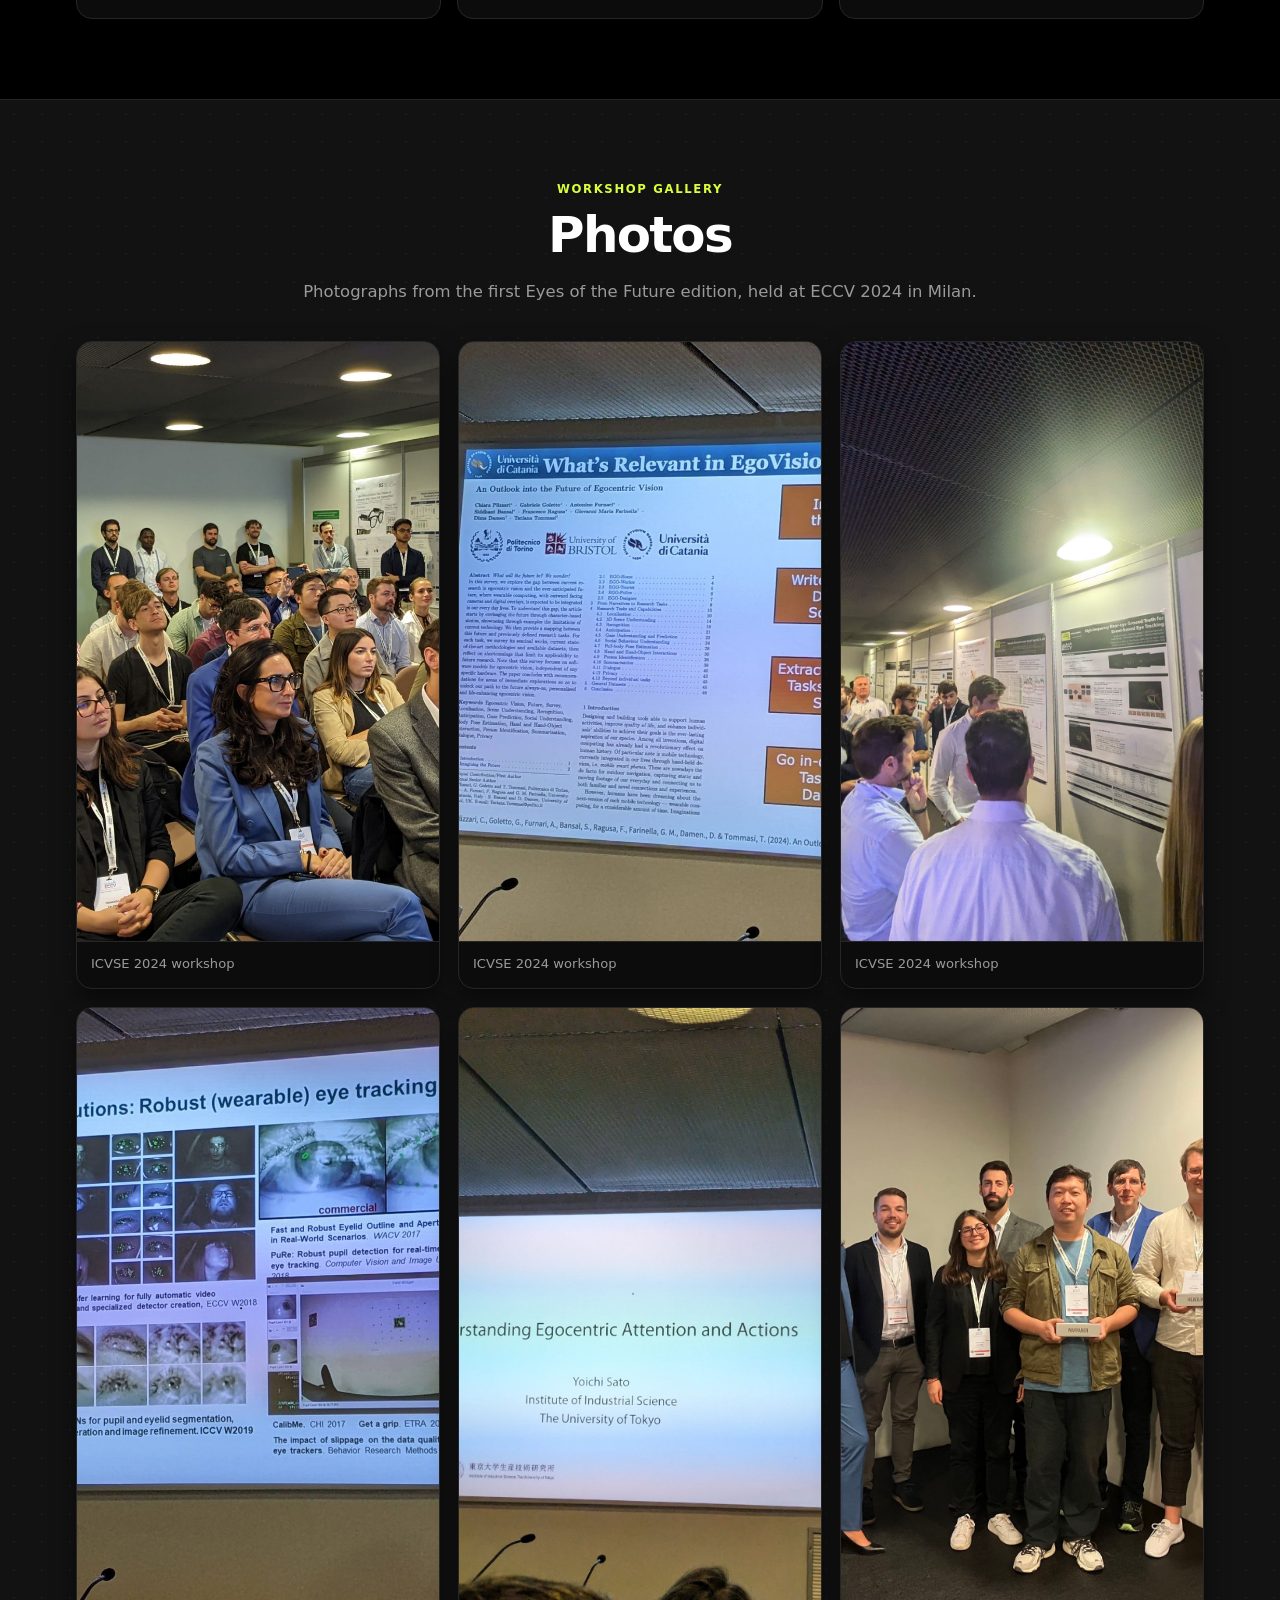
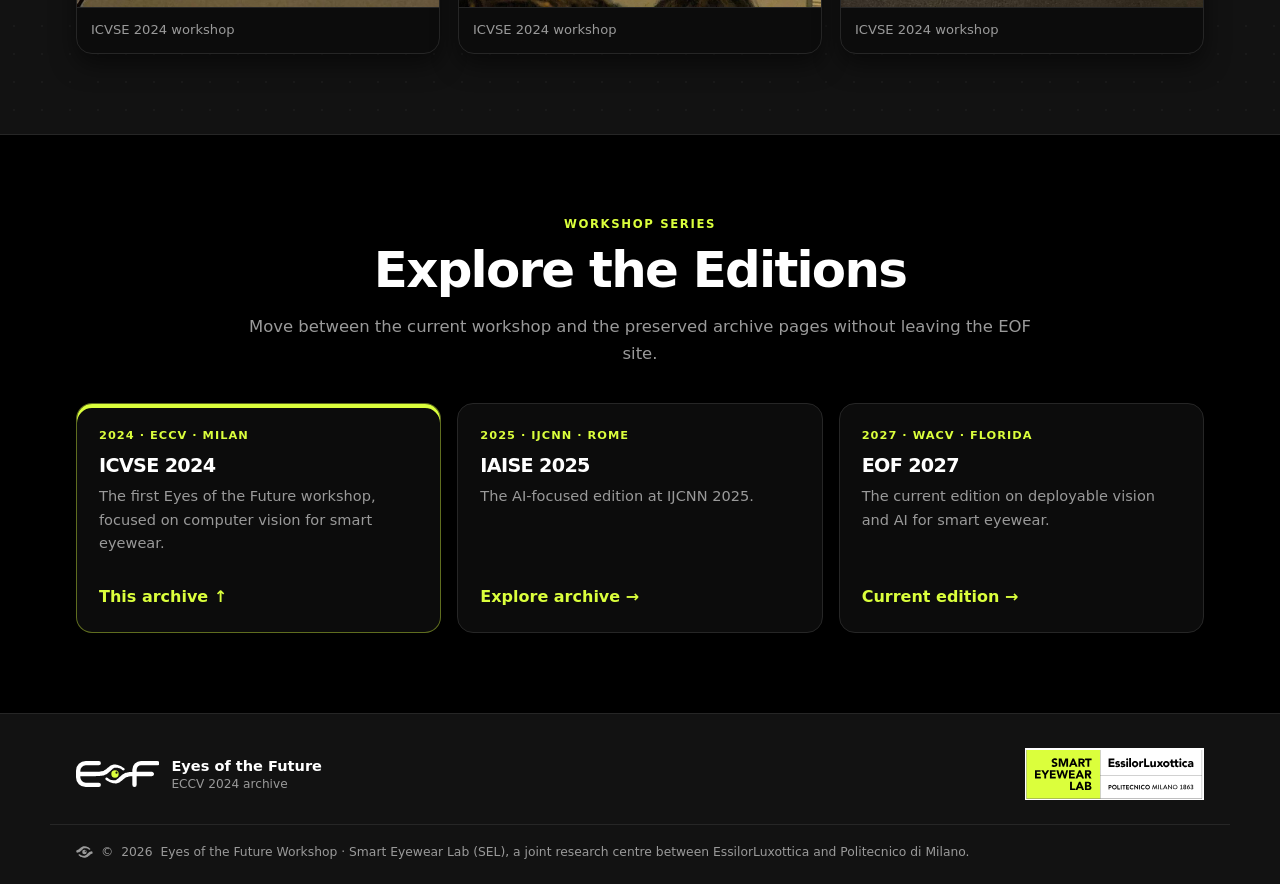
<file: editions/eccv-2024.html>
<!doctype html>
<html lang="en">
<head>
  <meta charset="utf-8">
  <meta name="viewport" content="width=device-width, initial-scale=1">
  <meta name="description" content="Archive of ICVSE 2024, the Eyes of the Future workshop at ECCV 2024 in Milan.">
  <title>ICVSE 2024 | Eyes of the Future</title>
  <link rel="icon" href="../assets/icons/favicon.svg" type="image/svg+xml">
  <link rel="stylesheet" href="../assets/css/styles.css?v=20261103">
</head>
<body class="archive-page">
<a class="skip-link" href="#content">Skip to content</a>
<header class="site-header">
  <div class="nav-wrap">
    <div class="nav-left">
    <div class="brand"><span class="brand-mark brand-mark-eof" aria-hidden="true"><svg viewBox="40 30 770 240" aria-hidden="true"><path id="letter-E" d="M250 50H130A70 70 0 0 0 60 120V180A70 70 0 0 0 130 250H250" fill="none" stroke="currentColor" stroke-width="40" stroke-linecap="round" stroke-linejoin="round"></path><path id="letter-F" d="M790 50H640A60 60 0 0 0 580 110V250" fill="none" stroke="currentColor" stroke-width="40" stroke-linecap="round" stroke-linejoin="round"></path><path id="E-arm-upper-lid" d="M60 170C62.9 170.1 68.3 170 72.4 170C76.5 170 80.7 170 84.8 170C88.9 170 93.1 170 97.2 170C101.3 170 105.4 170 109.5 170C113.6 170 117.8 170 121.9 170C126 170 130.2 170 134.3 170C138.4 170 142.5 170 146.6 170C150.7 170 154.9 170 159 170C163.1 170 167.3 170 171.4 170C175.5 170 179.6 170 183.7 170C187.8 170 191.9 170 196.1 170C200.2 170 204.4 170 208.6 170C212.8 170 217 169.9 221.2 169.9C225.4 169.8 229.6 169.7 233.8 169.6C238 169.4 242.3 169.3 246.6 169C250.9 168.8 255.2 168.6 259.5 168.2C263.9 167.8 268.4 167.4 272.8 166.7C277.3 166.1 281.9 165.4 286.5 164.4C291.1 163.4 295.8 162.2 300.5 160.7C305.2 159.1 310 157.2 314.5 155.1C318.9 152.9 323.3 150.4 327.4 147.8C331.5 145.1 335.4 142.1 339 139.1C342.6 136.2 345.8 133.2 348.9 130.3C352 127.4 354.9 124.5 357.8 121.7C360.7 118.9 363.5 116.1 366.2 113.5C369 110.9 371.8 108.4 374.5 106.1C377.3 103.9 380 101.8 382.7 100C385.4 98.2 388.1 96.7 390.8 95.5C393.5 94.4 395.7 93.6 398.8 93.1C401.9 92.6 405.8 92.6 409.5 92.6C413.1 92.5 416.8 92.7 420.5 93C424.1 93.4 427.8 94 431.3 94.8C434.9 95.5 438.5 96.5 441.9 97.8C445.4 99 448.8 100.4 452.1 102.1C455.4 103.8 458.7 105.7 461.9 107.8C465 109.8 469.1 113.1 471 114.5C473 115.9 472.6 115.6 473.5 116C474.3 116.4 475.3 116.7 476.2 116.9C477.2 117 478.2 117 479.1 116.9C480 116.9 481 116.6 481.9 116.3C482.8 116 483.7 115.5 484.4 114.9C485.2 114.4 485.9 113.7 486.5 113C487.1 112.2 487.6 111.4 488 110.5C488.4 109.7 488.7 108.7 488.9 107.8C489 106.8 489 105.8 488.9 104.9C488.9 104 488.6 103 488.3 102.1C488 101.2 487.5 100.3 486.9 99.6C486.4 98.8 487 99.2 485 97.5C482.9 95.8 478.1 92 474.4 89.4C470.8 86.9 467 84.3 463.1 82C459.2 79.8 455.2 77.6 451.1 75.7C446.9 73.8 442.7 72 438.3 70.5C434 69 429.5 67.8 425 66.7C420.6 65.6 416.1 64.8 411.5 64.2C407 63.6 402.5 62.8 397.5 62.9C392.4 63.1 386.3 63.7 381.2 65C376 66.2 371.2 68.2 366.6 70.2C362.1 72.3 357.9 74.8 353.9 77.2C349.9 79.7 346.2 82.4 342.6 85.1C339 87.7 335.6 90.4 332.4 93.1C329.1 95.7 325.9 98.5 322.8 101C319.8 103.5 316.8 106 313.9 108.2C311.1 110.4 308.5 112.4 305.7 114.2C302.9 116 300 117.6 297.1 119C294.1 120.5 291.2 121.6 288 122.7C284.9 123.7 281.6 124.5 278.2 125.3C274.8 126 271.2 126.6 267.5 127.1C263.8 127.6 260 128 256.2 128.3C252.3 128.7 248.5 128.9 244.5 129.1C240.6 129.3 236.6 129.5 232.6 129.6C228.6 129.7 224.6 129.8 220.5 129.9C216.5 129.9 212.5 130 208.4 130C204.3 130 200.2 130 196.1 130C192 130 187.8 130 183.7 130C179.6 130 175.5 130 171.4 130C167.3 130 163.1 130 159 130C154.9 130 150.7 130 146.6 130C142.5 130 138.4 130 134.3 130C130.2 130 126 130 121.9 130C117.8 130 113.6 130 109.5 130C105.4 130 101.3 130 97.2 130C93.1 130 88.9 130 84.8 130C80.7 130 76.5 130 72.4 130C68.3 130 62.9 129.9 60 130C57.1 130.1 56.5 130.2 54.8 130.7C53.2 131.1 51.5 131.8 50 132.7C48.5 133.5 47.1 134.6 45.9 135.9C44.6 137.1 43.5 138.5 42.7 140C41.8 141.5 41.1 143.2 40.7 144.8C40.2 146.5 40 148.3 40 150C40 151.7 40.2 153.5 40.7 155.2C41.1 156.8 41.8 158.5 42.7 160C43.5 161.5 44.6 162.9 45.9 164.1C47.1 165.4 48.5 166.5 50 167.3C51.5 168.2 53.2 168.9 54.8 169.3C56.5 169.8 57.1 169.9 60 170Z" fill="currentColor"></path><path id="F-arm-lower-lid" d="M740 130C737.1 129.9 731.7 130 727.6 130C723.5 130 719.3 130 715.2 130C711.1 130 706.9 130 702.8 130C698.7 130 694.6 130 690.5 130C686.4 130 682.2 130 678.1 130C674 130 669.8 130 665.7 130C661.6 130 657.5 130 653.4 130C649.3 130 645.1 130 641 130C636.9 130 632.7 130 628.6 130C624.5 130 620.4 130 616.3 130C612.2 130 608.1 130 603.9 130C599.8 130 595.6 130 591.4 130C587.2 130 583 130.1 578.8 130.1C574.6 130.2 570.4 130.3 566.2 130.4C562 130.6 557.7 130.7 553.4 131C549.1 131.2 544.8 131.4 540.5 131.8C536.1 132.2 531.6 132.6 527.2 133.3C522.7 133.9 518.1 134.6 513.5 135.6C508.9 136.6 504.2 137.8 499.5 139.3C494.8 140.9 490 142.8 485.5 144.9C481.1 147.1 476.7 149.6 472.6 152.2C468.5 154.9 464.6 157.9 461 160.9C457.4 163.8 454.2 166.8 451.1 169.7C448 172.6 445.1 175.5 442.2 178.3C439.3 181.1 436.5 183.9 433.8 186.5C431 189.1 428.2 191.6 425.5 193.9C422.7 196.1 420 198.2 417.3 200C414.6 201.8 411.9 203.3 409.2 204.5C406.5 205.6 404.3 206.4 401.2 206.9C398.1 207.4 394.2 207.4 390.5 207.4C386.9 207.5 383.2 207.3 379.5 207C375.9 206.6 372.2 206 368.7 205.2C365.1 204.5 361.5 203.5 358.1 202.2C354.6 201 351.2 199.6 347.9 197.9C344.6 196.2 341.3 194.3 338.1 192.2C335 190.2 330.9 186.9 329 185.5C327 184.1 327.4 184.4 326.5 184C325.7 183.6 324.7 183.3 323.8 183.1C322.8 183 321.8 183 320.9 183.1C320 183.1 319 183.4 318.1 183.7C317.2 184 316.3 184.5 315.6 185.1C314.8 185.6 314.1 186.3 313.5 187C312.9 187.8 312.4 188.6 312 189.5C311.6 190.3 311.3 191.3 311.1 192.2C311 193.2 311 194.2 311.1 195.1C311.1 196 311.4 197 311.7 197.9C312 198.8 312.5 199.7 313.1 200.4C313.6 201.2 313 200.8 315 202.5C317.1 204.2 321.9 208 325.6 210.6C329.2 213.1 333 215.7 336.9 218C340.8 220.2 344.8 222.4 348.9 224.3C353.1 226.2 357.3 228 361.7 229.5C366 231 370.5 232.2 375 233.3C379.4 234.4 383.9 235.2 388.5 235.8C393 236.4 397.5 237.2 402.5 237.1C407.6 236.9 413.7 236.3 418.8 235C424 233.8 428.8 231.8 433.4 229.8C437.9 227.7 442.1 225.2 446.1 222.8C450.1 220.3 453.8 217.6 457.4 214.9C461 212.3 464.4 209.6 467.6 206.9C470.9 204.3 474.1 201.5 477.2 199C480.2 196.5 483.2 194 486.1 191.8C488.9 189.6 491.5 187.6 494.3 185.8C497.1 184 500 182.4 502.9 181C505.9 179.5 508.8 178.4 512 177.3C515.1 176.3 518.4 175.5 521.8 174.7C525.2 174 528.8 173.4 532.5 172.9C536.2 172.4 540 172 543.8 171.7C547.7 171.3 551.5 171.1 555.5 170.9C559.4 170.7 563.4 170.5 567.4 170.4C571.4 170.3 575.4 170.2 579.5 170.1C583.5 170.1 587.5 170 591.6 170C595.7 170 599.8 170 603.9 170C608 170 612.2 170 616.3 170C620.4 170 624.5 170 628.6 170C632.7 170 636.9 170 641 170C645.1 170 649.3 170 653.4 170C657.5 170 661.6 170 665.7 170C669.8 170 674 170 678.1 170C682.2 170 686.4 170 690.5 170C694.6 170 698.7 170 702.8 170C706.9 170 711.1 170 715.2 170C719.3 170 723.5 170 727.6 170C731.7 170 737.1 170.1 740 170C742.9 169.9 743.5 169.8 745.2 169.3C746.8 168.9 748.5 168.2 750 167.3C751.5 166.5 752.9 165.4 754.1 164.1C755.4 162.9 756.5 161.5 757.3 160C758.2 158.5 758.9 156.8 759.3 155.2C759.8 153.5 760 151.7 760 150C760 148.3 759.8 146.5 759.3 144.8C758.9 143.2 758.2 141.5 757.3 140C756.5 138.5 755.4 137.1 754.1 135.9C752.9 134.6 751.5 133.5 750 132.7C748.5 131.8 746.8 131.1 745.2 130.7C743.5 130.2 742.9 130.1 740 130Z" fill="currentColor"></path><path id="iris" d="M400 116A34 34 0 1 0 400 184A34 34 0 1 0 400 116ZM414 128A10 10 0 1 0 414 148A10 10 0 1 0 414 128Z" fill="currentColor" fill-rule="evenodd"></path></svg></span><span class="brand-divider" aria-hidden="true"></span><span class="brand-copy"><strong>Eyes of the Future</strong><small>ECCV 2024 archive</small></span></div>
    <button class="nav-toggle" aria-controls="site-nav" aria-expanded="false">Menu</button>
    <nav class="nav-links" id="site-nav" aria-label="Archive navigation"><a href="#program">Program</a><a href="#speakers">Speakers</a><a href="#awards">Awards</a><a href="#papers">Papers</a><a href="#organizers">Organizers</a><a href="#photos">Photos</a><a class="nav-editions" href="../index.html">Current edition</a></nav>
    </div>
    <span class="brand-mark header-sel-mark"><img src="../assets/icons/sel-logo.svg" alt="Smart Eyewear Lab"></span>
  </div>
</header>
<main id="content">
  <section class="edition-hero edition-hero-archive" id="top">
    <div class="container edition-hero-grid">
      <div class="edition-hero-main">
        <p class="eyebrow">1st edition · ECCV 2024</p>
        <div class="archive-pill">Archived edition</div>
        <h1>Eyes of the Future</h1>
        <p class="edition-subtitle">Integrating Computer Vision in Smart Eyewear <span>(ICVSE)</span></p>
        <p class="edition-summary">The first workshop in the series established a dedicated forum for smart-eyewear computer vision, connecting algorithmic advances with computation, energy, privacy and usability constraints.</p>
      </div>
      <aside class="meta-panel" aria-label="Workshop details">
        <div class="meta-panel-head"><span>Edition details</span><span class="meta-panel-state">Archive</span></div>
        <dl class="meta-list">
          <div><dt>Conference</dt><dd>ECCV 2024</dd></div>
          <div><dt>Date</dt><dd>September 29, 2024</dd></div>
          <div><dt>Location</dt><dd>Allianz MiCo<span class="meta-subline">Milan, Italy</span></dd></div>
          <div><dt>Room</dt><dd>Suite 9</dd></div>
        </dl>
      </aside>
    </div>
    <div class="container stat-strip" aria-label="Edition statistics"><div class="stat"><strong>12</strong><span>accepted papers</span></div><div class="stat"><strong>70+</strong><span>attendees</span></div><div class="stat"><strong>5</strong><span>invited speakers</span></div></div>
  </section>
  <nav class="jump-nav" aria-label="Quick navigation"><div class="container jump-nav-inner"><span class="jump-label">In this archive</span><a href="#program">Program</a><a href="#speakers">Speakers</a><a href="#awards">Awards</a><a href="#papers">Accepted Papers</a><a href="#organizers">Organizers</a><a href="#photos">Photos</a><a href="#editions">Editions</a></div></nav>

  <section class="section" id="program"><div class="container"><div class="section-head"><p class="section-kicker">September 29, 2024 · Morning</p><h2>Program</h2><p class="section-intro">Invited talks were interleaved with speed poster presentations and a one-hour poster and networking session.</p></div><div class="schedule"><div class="schedule-row">
  <div class="schedule-time">09:00–09:10</div>
  <div class="schedule-event">Opening by the organizers</div>
  <div class="schedule-type">Welcome</div>
</div>
<div class="schedule-row talk">
  <div class="schedule-time">09:10–09:30</div>
  <div class="schedule-event">Jakob Engel · Meta Reality Labs</div>
  <div class="schedule-type">Invited talk</div>
</div>
<div class="schedule-row talk">
  <div class="schedule-time">09:30–09:50</div>
  <div class="schedule-event">Giovanni Maria Farinella · University of Catania</div>
  <div class="schedule-type">Invited talk</div>
</div>
<div class="schedule-row">
  <div class="schedule-time">09:50–10:30</div>
  <div class="schedule-event">Speed poster presentations</div>
  <div class="schedule-type">Contributed papers</div>
</div>
<div class="schedule-row break">
  <div class="schedule-time">10:30–11:30</div>
  <div class="schedule-event">Coffee break and poster session</div>
  <div class="schedule-type">Posters &amp; networking</div>
</div>
<div class="schedule-row talk">
  <div class="schedule-time">11:30–11:50</div>
  <div class="schedule-event">Elisabetta Farella · Fondazione Bruno Kessler</div>
  <div class="schedule-type">Invited talk</div>
</div>
<div class="schedule-row talk">
  <div class="schedule-time">11:50–12:10</div>
  <div class="schedule-event">Yoichi Sato · The University of Tokyo</div>
  <div class="schedule-type">Invited talk</div>
</div>
<div class="schedule-row talk">
  <div class="schedule-time">12:10–12:30</div>
  <div class="schedule-event">Enkelejda Kasneci · Technical University of Munich</div>
  <div class="schedule-type">Invited talk</div>
</div>
<div class="schedule-row">
  <div class="schedule-time">12:30–13:00</div>
  <div class="schedule-event">Awards ceremony and closing remarks</div>
  <div class="schedule-type">Closing</div>
</div></div></div></section>

  <section class="section section-soft" id="speakers"><div class="container"><div class="section-head"><p class="section-kicker">Invited talks</p><h2>Invited Speakers</h2><p class="section-intro">The program covered spatial AI, egocentric vision, hardware-aware tinyML, visual attention and gaze guidance in extended reality.</p></div><div class="people-grid"><article class="person-card">
  <img class="person-photo" src="../assets/images/people/jakob-engel.png" alt="" width="420" height="420" loading="lazy">
  <div class="person-content">
    
    <h3>Jakob Engel</h3>
    <p class="person-affiliation">Meta Reality Labs</p>
    <p class="person-description"><span class="person-talk-label">Talk</span>Spatial AI for Contextual AI</p>
  </div>
</article>
<article class="person-card">
  <img class="person-photo" src="../assets/images/people/giovanni-maria-farinella.png" alt="Giovanni Maria Farinella" width="420" height="420" loading="lazy">
  <div class="person-content">
    
    <h3>Giovanni Maria Farinella</h3>
    <p class="person-affiliation">University of Catania</p>
    <p class="person-description"><span class="person-talk-label">Talk</span>Procedure Understanding from Egocentric Videos</p>
  </div>
</article>
<article class="person-card">
  <img class="person-photo" src="../assets/images/people/elisabetta-farella.png" alt="Elisabetta Farella" width="420" height="420" loading="lazy">
  <div class="person-content">
    
    <h3>Elisabetta Farella</h3>
    <p class="person-affiliation">Fondazione Bruno Kessler</p>
    <p class="person-description"><span class="person-talk-label">Talk</span>Hardware-Aware Scaling in tinyML</p>
  </div>
</article>
<article class="person-card">
  <img class="person-photo" src="../assets/images/people/yoichi-sato.png" alt="" width="420" height="420" loading="lazy">
  <div class="person-content">
    
    <h3>Yoichi Sato</h3>
    <p class="person-affiliation">The University of Tokyo</p>
    <p class="person-description"><span class="person-talk-label">Talk</span>Understanding Egocentric Visual Attention and Actions</p>
  </div>
</article>
<article class="person-card">
  <img class="person-photo" src="../assets/images/people/enkelejda-kasneci.png" alt="" width="420" height="420" loading="lazy">
  <div class="person-content">
    
    <h3>Enkelejda Kasneci</h3>
    <p class="person-affiliation">Technical University of Munich</p>
    <p class="person-description"><span class="person-talk-label">Talk</span>Imperceptible Gaze Guidance in Extended Reality</p>
  </div>
</article></div></div></section>

  <section class="section" id="awards"><div class="container"><div class="section-head"><p class="section-kicker">Recognition</p><h2>Awards</h2></div><article class="award-card award-card-archive"><div class="award-symbol"><svg role="img" viewBox="0 0 64 64" aria-hidden="true"><path d="M21 8h22v9c0 8-4.9 15-12 17.9V43h10v7H23v-7h10v-8.1C25.9 32 21 25 21 17V8Z"></path><path d="M21 13H11v4c0 8 5.4 14.6 12.8 16.5M43 13h10v4c0 8-5.4 14.6-12.8 16.5"></path></svg></div><div class="award-copy"><span class="award-label">Best Paper Awards</span><h3>Three submissions recognized</h3><p>The workshop recognized three submissions based on novelty, impact and research quality during the closing session.</p></div></article></div></section>

  <section class="section section-soft" id="papers"><div class="container"><div class="section-head"><p class="section-kicker">Workshop contributions</p><h2>Accepted Papers</h2><p class="section-intro">Twelve papers spanning eye tracking, event-based sensing, visual-inertial SLAM, efficient transformers, pose estimation and egocentric action recognition.</p></div><ol class="paper-list"><li><span class="paper-title">Helios: An extremely low power event-based gesture recognition for always-on smart eyewear</span><span class="paper-authors">Prarthana Bhattacharyya; Joshua Mitton; Ryan F. Page; Richard G. Vigars; Louis Berridge; Owen Morgan; Kemi Jacobs; Ben Menzies; Gabriel Homewood; Christopher J. Mair; Taru Muhonen; Rory Clark; Paolo Baesso; Dave Trickett; Iain Wallace</span></li>
<li><span class="paper-title">Towards Resource-aware Visual Inertial SLAM</span><span class="paper-authors">Giovanni Affatato; Marco Paracchini; Francesca Palermo; Diana Trojaniello; Tommaso Ongarello; Marco Marcon; Stefano Tubaro</span></li>
<li><span class="paper-title">Ultra-Efficient On-Device Object Detection on AI-Integrated Smart Glasses With TinyissimoYOLO</span><span class="paper-authors">Julian Moosmann; Pietro Bonazzi; Philipp Mayer; Yawei Li; Sizhen Bian; Luca Benini; Michele Magno</span></li>
<li><span class="paper-title">Evaluating Human Pose Estimation Algorithms for Resource-Constrained Smart Eyewear Device</span><span class="paper-authors">Hao Quan; Francesca Palermo; Simone Mentasti; Diana Trojaniello; Matteo Matteucci</span></li>
<li><span class="paper-title">Selective Merging Schedule for Vision Transformers on Edge Devices</span><span class="paper-authors">Shivam Aggarwal; Pranav Venkatram; Tulika Mitra</span></li>
<li><span class="paper-title">Towards Real-Time Online Egocentric Action Recognition on Smart Eyewear</span><span class="paper-authors">Riccardo Santambrogio; Federico Caspani; Greta Corti; Francesca Palermo; Simone Mentasti; Diana Trojaniello; Matteo Matteucci</span></li>
<li><span class="paper-title">Normalized Validity Scores for DNNs in Regression based Eye Feature Extraction and Real-Time Models for the Raspberry Pi</span><span class="paper-authors">Wolfgang Fuhl</span></li>
<li><span class="paper-title">Real-Time 2nd-order Gaze Metrics</span><span class="paper-authors">Andrew Duchowski; Krzysztof Krejtz; Izabela Krejtz</span></li>
<li><span class="paper-title">CondSeg: Ellipse Estimation of Pupil and Iris via Conditioned Segmentation</span><span class="paper-authors">Zhuang Jia; Jiangfan Deng; Liying Chi; Xiang Long; Daniel Kang Du</span></li>
<li><span class="paper-title">Towards Unsupervised Eye-Region Segmentation for Eye Tracking</span><span class="paper-authors">Jiangfan Deng; Zhuang Jia; Zhaoxue Wang; Xiang Long; Daniel Kang Du</span></li>
<li><span class="paper-title">Towards Low-power, High-frequency Gaze Direction Tracking with an Event-camera</span><span class="paper-authors">Yvonne Vullers; Luna Gava; Arren Glover; Chiara Bartolozzi</span></li>
<li><span class="paper-title">High-frequency near-eye ground truth for event-based eye tracking</span><span class="paper-authors">Andrea Simpsi; Andrea Aspesi; Simone Mentasti; Luca Merigo; Tommaso Ongarello; Matteo Matteucci</span></li></ol></div></section>

  <section class="section" id="organizers"><div class="container"><div class="section-head"><p class="section-kicker">Organizing committee</p><h2>Organizers</h2><p class="section-intro">The first edition was organized by members of the Smart Eyewear Lab from EssilorLuxottica and Politecnico di Milano.</p></div><div class="people-grid"><article class="person-card">
  <img class="person-photo" src="../assets/images/people/francesca-palermo.png" alt="" width="420" height="420" loading="lazy">
  <div class="person-content">
    
    <h3>Francesca Palermo</h3>
    <p class="person-affiliation">EssilorLuxottica</p>
    
  </div>
</article>
<article class="person-card">
  <img class="person-photo" src="../assets/images/people/giulio-marano.png" alt="" width="420" height="420" loading="lazy">
  <div class="person-content">
    
    <h3>Giulio Marano</h3>
    <p class="person-affiliation">EssilorLuxottica</p>
    
  </div>
</article>
<article class="person-card">
  <img class="person-photo" src="../assets/images/people/luca-merigo.png" alt="" width="420" height="420" loading="lazy">
  <div class="person-content">
    
    <h3>Luca Merigo</h3>
    <p class="person-affiliation">EssilorLuxottica</p>
    
  </div>
</article>
<article class="person-card">
  <img class="person-photo" src="../assets/images/people/diana-trojaniello.png" alt="" width="420" height="420" loading="lazy">
  <div class="person-content">
    
    <h3>Diana Trojaniello</h3>
    <p class="person-affiliation">EssilorLuxottica</p>
    
  </div>
</article>
<article class="person-card">
  <img class="person-photo" src="../assets/images/people/simone-mentasti.png" alt="" width="420" height="420" loading="lazy">
  <div class="person-content">
    
    <h3>Simone Mentasti</h3>
    <p class="person-affiliation">Politecnico di Milano</p>
    
  </div>
</article>
<article class="person-card">
  <img class="person-photo" src="../assets/images/people/matteo-matteucci.png" alt="" width="420" height="420" loading="lazy">
  <div class="person-content">
    
    <h3>Matteo Matteucci</h3>
    <p class="person-affiliation">Politecnico di Milano</p>
    
  </div>
</article></div></div></section>

  <section class="section section-soft" id="photos">
    <div class="container">

      <div class="section-head">
        <p class="section-kicker">Workshop gallery</p>
        <h2>Photos</h2>
        <p class="section-intro">
          Photographs from the first Eyes of the Future edition,
          held at ECCV 2024 in Milan.
        </p>
      </div>

      <div class="photo-gallery">

        <figure class="gallery-item">
          <a
            href="../assets/images/photos/eccv-2024-1.png"
            target="_blank"
            rel="noopener"
            aria-label="Open ECCV 2024 workshop photograph 1"
          >
            <img
              src="../assets/images/photos/eccv-2024-1.png"
              alt="Workshop photograph 1 from ICVSE 2024 at ECCV"
              width="900"
              height="600"
              loading="lazy"
            >
          </a>
          <figcaption>ICVSE 2024 workshop</figcaption>
        </figure>

        <figure class="gallery-item">
          <a
            href="../assets/images/photos/eccv-2024-2.png"
            target="_blank"
            rel="noopener"
            aria-label="Open ECCV 2024 workshop photograph 2"
          >
            <img
              src="../assets/images/photos/eccv-2024-2.png"
              alt="Workshop photograph 2 from ICVSE 2024 at ECCV"
              width="900"
              height="600"
              loading="lazy"
            >
          </a>
          <figcaption>ICVSE 2024 workshop</figcaption>
        </figure>

        <figure class="gallery-item">
          <a
            href="../assets/images/photos/eccv-2024-3.png"
            target="_blank"
            rel="noopener"
            aria-label="Open ECCV 2024 workshop photograph 3"
          >
            <img
              src="../assets/images/photos/eccv-2024-3.png"
              alt="Workshop photograph 3 from ICVSE 2024 at ECCV"
              width="900"
              height="600"
              loading="lazy"
            >
          </a>
          <figcaption>ICVSE 2024 workshop</figcaption>
        </figure>

        <figure class="gallery-item">
          <a
            href="../assets/images/photos/eccv-2024-4.png"
            target="_blank"
            rel="noopener"
            aria-label="Open ECCV 2024 workshop photograph 4"
          >
            <img
              src="../assets/images/photos/eccv-2024-4.png"
              alt="Workshop photograph 4 from ICVSE 2024 at ECCV"
              width="900"
              height="600"
              loading="lazy"
            >
          </a>
          <figcaption>ICVSE 2024 workshop</figcaption>
        </figure>

        <figure class="gallery-item">
          <a
            href="../assets/images/photos/eccv-2024-5.png"
            target="_blank"
            rel="noopener"
            aria-label="Open ECCV 2024 workshop photograph 5"
          >
            <img
              src="../assets/images/photos/eccv-2024-5.png"
              alt="Workshop photograph 5 from ICVSE 2024 at ECCV"
              width="900"
              height="600"
              loading="lazy"
            >
          </a>
          <figcaption>ICVSE 2024 workshop</figcaption>
        </figure>

        <figure class="gallery-item">
          <a
            href="../assets/images/photos/eccv-2024-6.png"
            target="_blank"
            rel="noopener"
            aria-label="Open ECCV 2024 workshop photograph 6"
          >
            <img
              src="../assets/images/photos/eccv-2024-6.png"
              alt="Workshop photograph 6 from ICVSE 2024 at ECCV"
              width="900"
              height="600"
              loading="lazy"
            >
          </a>
          <figcaption>ICVSE 2024 workshop</figcaption>
        </figure>

      </div>
    </div>
  </section>
  <section class="section" id="editions"><div class="container"><div class="section-head"><p class="section-kicker">Workshop series</p><h2>Explore the Editions</h2><p class="section-intro">Move between the current workshop and the preserved archive pages without leaving the EOF site.</p></div><div class="edition-grid"><article class="edition-card current-edition"><div class="edition-year">2024 · ECCV · Milan</div><h3>ICVSE 2024</h3><p>The first Eyes of the Future workshop, focused on computer vision for smart eyewear.</p><a class="more" href="#top">This archive <span aria-hidden="true">↑</span></a></article><article class="edition-card"><div class="edition-year">2025 · IJCNN · Rome</div><h3>IAISE 2025</h3><p>The AI-focused edition at IJCNN 2025.</p><a class="more" href="ijcnn-2025.html">Explore archive <span aria-hidden="true">→</span></a></article><article class="edition-card"><div class="edition-year">2027 · WACV · Florida</div><h3>EOF 2027</h3><p>The current edition on deployable vision and AI for smart eyewear.</p><a class="more" href="../index.html">Current edition <span aria-hidden="true">→</span></a></article></div></div></section>
</main>
<footer>
  <div class="container footer-main">
    <div class="footer-brand">
      <span class="brand-mark brand-mark-eof" aria-hidden="true"><svg viewBox="40 30 770 240" aria-hidden="true"><path id="letter-E" d="M250 50H130A70 70 0 0 0 60 120V180A70 70 0 0 0 130 250H250" fill="none" stroke="currentColor" stroke-width="40" stroke-linecap="round" stroke-linejoin="round"></path><path id="letter-F" d="M790 50H640A60 60 0 0 0 580 110V250" fill="none" stroke="currentColor" stroke-width="40" stroke-linecap="round" stroke-linejoin="round"></path><path id="E-arm-upper-lid" d="M60 170C62.9 170.1 68.3 170 72.4 170C76.5 170 80.7 170 84.8 170C88.9 170 93.1 170 97.2 170C101.3 170 105.4 170 109.5 170C113.6 170 117.8 170 121.9 170C126 170 130.2 170 134.3 170C138.4 170 142.5 170 146.6 170C150.7 170 154.9 170 159 170C163.1 170 167.3 170 171.4 170C175.5 170 179.6 170 183.7 170C187.8 170 191.9 170 196.1 170C200.2 170 204.4 170 208.6 170C212.8 170 217 169.9 221.2 169.9C225.4 169.8 229.6 169.7 233.8 169.6C238 169.4 242.3 169.3 246.6 169C250.9 168.8 255.2 168.6 259.5 168.2C263.9 167.8 268.4 167.4 272.8 166.7C277.3 166.1 281.9 165.4 286.5 164.4C291.1 163.4 295.8 162.2 300.5 160.7C305.2 159.1 310 157.2 314.5 155.1C318.9 152.9 323.3 150.4 327.4 147.8C331.5 145.1 335.4 142.1 339 139.1C342.6 136.2 345.8 133.2 348.9 130.3C352 127.4 354.9 124.5 357.8 121.7C360.7 118.9 363.5 116.1 366.2 113.5C369 110.9 371.8 108.4 374.5 106.1C377.3 103.9 380 101.8 382.7 100C385.4 98.2 388.1 96.7 390.8 95.5C393.5 94.4 395.7 93.6 398.8 93.1C401.9 92.6 405.8 92.6 409.5 92.6C413.1 92.5 416.8 92.7 420.5 93C424.1 93.4 427.8 94 431.3 94.8C434.9 95.5 438.5 96.5 441.9 97.8C445.4 99 448.8 100.4 452.1 102.1C455.4 103.8 458.7 105.7 461.9 107.8C465 109.8 469.1 113.1 471 114.5C473 115.9 472.6 115.6 473.5 116C474.3 116.4 475.3 116.7 476.2 116.9C477.2 117 478.2 117 479.1 116.9C480 116.9 481 116.6 481.9 116.3C482.8 116 483.7 115.5 484.4 114.9C485.2 114.4 485.9 113.7 486.5 113C487.1 112.2 487.6 111.4 488 110.5C488.4 109.7 488.7 108.7 488.9 107.8C489 106.8 489 105.8 488.9 104.9C488.9 104 488.6 103 488.3 102.1C488 101.2 487.5 100.3 486.9 99.6C486.4 98.8 487 99.2 485 97.5C482.9 95.8 478.1 92 474.4 89.4C470.8 86.9 467 84.3 463.1 82C459.2 79.8 455.2 77.6 451.1 75.7C446.9 73.8 442.7 72 438.3 70.5C434 69 429.5 67.8 425 66.7C420.6 65.6 416.1 64.8 411.5 64.2C407 63.6 402.5 62.8 397.5 62.9C392.4 63.1 386.3 63.7 381.2 65C376 66.2 371.2 68.2 366.6 70.2C362.1 72.3 357.9 74.8 353.9 77.2C349.9 79.7 346.2 82.4 342.6 85.1C339 87.7 335.6 90.4 332.4 93.1C329.1 95.7 325.9 98.5 322.8 101C319.8 103.5 316.8 106 313.9 108.2C311.1 110.4 308.5 112.4 305.7 114.2C302.9 116 300 117.6 297.1 119C294.1 120.5 291.2 121.6 288 122.7C284.9 123.7 281.6 124.5 278.2 125.3C274.8 126 271.2 126.6 267.5 127.1C263.8 127.6 260 128 256.2 128.3C252.3 128.7 248.5 128.9 244.5 129.1C240.6 129.3 236.6 129.5 232.6 129.6C228.6 129.7 224.6 129.8 220.5 129.9C216.5 129.9 212.5 130 208.4 130C204.3 130 200.2 130 196.1 130C192 130 187.8 130 183.7 130C179.6 130 175.5 130 171.4 130C167.3 130 163.1 130 159 130C154.9 130 150.7 130 146.6 130C142.5 130 138.4 130 134.3 130C130.2 130 126 130 121.9 130C117.8 130 113.6 130 109.5 130C105.4 130 101.3 130 97.2 130C93.1 130 88.9 130 84.8 130C80.7 130 76.5 130 72.4 130C68.3 130 62.9 129.9 60 130C57.1 130.1 56.5 130.2 54.8 130.7C53.2 131.1 51.5 131.8 50 132.7C48.5 133.5 47.1 134.6 45.9 135.9C44.6 137.1 43.5 138.5 42.7 140C41.8 141.5 41.1 143.2 40.7 144.8C40.2 146.5 40 148.3 40 150C40 151.7 40.2 153.5 40.7 155.2C41.1 156.8 41.8 158.5 42.7 160C43.5 161.5 44.6 162.9 45.9 164.1C47.1 165.4 48.5 166.5 50 167.3C51.5 168.2 53.2 168.9 54.8 169.3C56.5 169.8 57.1 169.9 60 170Z" fill="currentColor"></path><path id="F-arm-lower-lid" d="M740 130C737.1 129.9 731.7 130 727.6 130C723.5 130 719.3 130 715.2 130C711.1 130 706.9 130 702.8 130C698.7 130 694.6 130 690.5 130C686.4 130 682.2 130 678.1 130C674 130 669.8 130 665.7 130C661.6 130 657.5 130 653.4 130C649.3 130 645.1 130 641 130C636.9 130 632.7 130 628.6 130C624.5 130 620.4 130 616.3 130C612.2 130 608.1 130 603.9 130C599.8 130 595.6 130 591.4 130C587.2 130 583 130.1 578.8 130.1C574.6 130.2 570.4 130.3 566.2 130.4C562 130.6 557.7 130.7 553.4 131C549.1 131.2 544.8 131.4 540.5 131.8C536.1 132.2 531.6 132.6 527.2 133.3C522.7 133.9 518.1 134.6 513.5 135.6C508.9 136.6 504.2 137.8 499.5 139.3C494.8 140.9 490 142.8 485.5 144.9C481.1 147.1 476.7 149.6 472.6 152.2C468.5 154.9 464.6 157.9 461 160.9C457.4 163.8 454.2 166.8 451.1 169.7C448 172.6 445.1 175.5 442.2 178.3C439.3 181.1 436.5 183.9 433.8 186.5C431 189.1 428.2 191.6 425.5 193.9C422.7 196.1 420 198.2 417.3 200C414.6 201.8 411.9 203.3 409.2 204.5C406.5 205.6 404.3 206.4 401.2 206.9C398.1 207.4 394.2 207.4 390.5 207.4C386.9 207.5 383.2 207.3 379.5 207C375.9 206.6 372.2 206 368.7 205.2C365.1 204.5 361.5 203.5 358.1 202.2C354.6 201 351.2 199.6 347.9 197.9C344.6 196.2 341.3 194.3 338.1 192.2C335 190.2 330.9 186.9 329 185.5C327 184.1 327.4 184.4 326.5 184C325.7 183.6 324.7 183.3 323.8 183.1C322.8 183 321.8 183 320.9 183.1C320 183.1 319 183.4 318.1 183.7C317.2 184 316.3 184.5 315.6 185.1C314.8 185.6 314.1 186.3 313.5 187C312.9 187.8 312.4 188.6 312 189.5C311.6 190.3 311.3 191.3 311.1 192.2C311 193.2 311 194.2 311.1 195.1C311.1 196 311.4 197 311.7 197.9C312 198.8 312.5 199.7 313.1 200.4C313.6 201.2 313 200.8 315 202.5C317.1 204.2 321.9 208 325.6 210.6C329.2 213.1 333 215.7 336.9 218C340.8 220.2 344.8 222.4 348.9 224.3C353.1 226.2 357.3 228 361.7 229.5C366 231 370.5 232.2 375 233.3C379.4 234.4 383.9 235.2 388.5 235.8C393 236.4 397.5 237.2 402.5 237.1C407.6 236.9 413.7 236.3 418.8 235C424 233.8 428.8 231.8 433.4 229.8C437.9 227.7 442.1 225.2 446.1 222.8C450.1 220.3 453.8 217.6 457.4 214.9C461 212.3 464.4 209.6 467.6 206.9C470.9 204.3 474.1 201.5 477.2 199C480.2 196.5 483.2 194 486.1 191.8C488.9 189.6 491.5 187.6 494.3 185.8C497.1 184 500 182.4 502.9 181C505.9 179.5 508.8 178.4 512 177.3C515.1 176.3 518.4 175.5 521.8 174.7C525.2 174 528.8 173.4 532.5 172.9C536.2 172.4 540 172 543.8 171.7C547.7 171.3 551.5 171.1 555.5 170.9C559.4 170.7 563.4 170.5 567.4 170.4C571.4 170.3 575.4 170.2 579.5 170.1C583.5 170.1 587.5 170 591.6 170C595.7 170 599.8 170 603.9 170C608 170 612.2 170 616.3 170C620.4 170 624.5 170 628.6 170C632.7 170 636.9 170 641 170C645.1 170 649.3 170 653.4 170C657.5 170 661.6 170 665.7 170C669.8 170 674 170 678.1 170C682.2 170 686.4 170 690.5 170C694.6 170 698.7 170 702.8 170C706.9 170 711.1 170 715.2 170C719.3 170 723.5 170 727.6 170C731.7 170 737.1 170.1 740 170C742.9 169.9 743.5 169.8 745.2 169.3C746.8 168.9 748.5 168.2 750 167.3C751.5 166.5 752.9 165.4 754.1 164.1C755.4 162.9 756.5 161.5 757.3 160C758.2 158.5 758.9 156.8 759.3 155.2C759.8 153.5 760 151.7 760 150C760 148.3 759.8 146.5 759.3 144.8C758.9 143.2 758.2 141.5 757.3 140C756.5 138.5 755.4 137.1 754.1 135.9C752.9 134.6 751.5 133.5 750 132.7C748.5 131.8 746.8 131.1 745.2 130.7C743.5 130.2 742.9 130.1 740 130Z" fill="currentColor"></path><path id="iris" d="M400 116A34 34 0 1 0 400 184A34 34 0 1 0 400 116ZM414 128A10 10 0 1 0 414 148A10 10 0 1 0 414 128Z" fill="currentColor" fill-rule="evenodd"></path></svg></span>
      <div><strong>Eyes of the Future</strong><span>ECCV 2024 archive</span></div>
    </div>
    <span class="brand-mark footer-mark"><img src="../assets/icons/sel-logo.svg" alt="Smart Eyewear Lab"></span>
  </div>
  <div class="container footer-bottom"><svg class="footer-eof-mark" viewBox="272 44 256 212" aria-hidden="true"><path d="M303.9 158.4C305.9 157.6 308.5 156.4 310.8 155.4C313.2 154.3 315.6 153.3 318 152.2C320.3 151.1 322.4 150.4 325.1 148.8C327.9 147.2 331.9 144.6 334.5 142.7C337.2 140.8 339 139.2 341 137.4C343.1 135.7 345 133.9 347 132.1C348.9 130.3 350.7 128.6 352.5 126.8C354.3 125.1 356 123.4 357.8 121.7C359.5 120 361.2 118.3 362.9 116.7C364.6 115.1 366.2 113.5 367.9 112C369.5 110.5 371.2 109 372.8 107.6C374.5 106.2 376.1 104.8 377.8 103.5C379.4 102.3 381 101.1 382.7 100C384.3 98.9 385.9 97.9 387.6 97.1C389.2 96.2 390.8 95.5 392.4 94.9C394 94.3 395.4 93.8 397.2 93.4C398.9 93.1 400.7 92.9 402.7 92.8C404.8 92.6 407.2 92.6 409.4 92.6C411.6 92.5 413.9 92.6 416.1 92.7C418.3 92.8 420.5 93 422.6 93.3C424.8 93.6 427 93.9 429.2 94.3C431.3 94.7 433.5 95.2 435.6 95.8C437.7 96.4 439.8 97 441.9 97.8C444 98.5 446 99.3 448.1 100.2C450.1 101.1 452.1 102.1 454.1 103.1C456.1 104.2 458 105.3 459.9 106.5C461.8 107.7 463.7 109 465.6 110.3C467.5 111.7 469.7 113.6 471 114.5C472.4 115.5 472.6 115.6 473.5 116C474.3 116.4 475.3 116.7 476.2 116.9C477.2 117 478.2 117 479.1 116.9C480 116.9 481 116.6 481.9 116.3C482.8 116 483.7 115.5 484.4 114.9C485.2 114.4 485.9 113.7 486.5 113C487.1 112.2 487.6 111.4 488 110.5C488.4 109.7 488.7 108.7 488.9 107.8C489 106.8 489 105.8 488.9 104.9C488.9 104 488.6 103 488.3 102.1C488 101.2 487.5 100.3 486.9 99.6C486.4 98.8 486.3 98.6 485 97.5C483.6 96.3 480.9 94.2 478.7 92.6C476.6 91 474.4 89.4 472.2 87.9C470 86.3 467.8 84.9 465.4 83.4C463.1 82 460.8 80.7 458.4 79.4C456 78.1 453.5 76.8 451 75.7C448.6 74.5 446 73.4 443.4 72.4C440.9 71.4 438.3 70.5 435.7 69.6C433 68.8 430.4 68 427.7 67.3C425 66.7 422.3 66.1 419.6 65.5C416.9 65 414.2 64.6 411.5 64.2C408.8 63.8 406.2 63.5 403.3 63.3C400.4 63.1 397.3 62.8 394.1 63C390.9 63.2 387.4 63.6 384.3 64.3C381.1 64.9 378 65.8 375.1 66.8C372.1 67.8 369.3 69 366.6 70.3C363.8 71.5 361.3 72.9 358.8 74.3C356.2 75.8 353.8 77.3 351.5 78.8C349.1 80.4 346.9 81.9 344.7 83.5C342.5 85.1 340.4 86.7 338.4 88.3C336.3 89.9 334.3 91.5 332.3 93.1C330.3 94.7 328.4 96.3 326.5 97.9C324.6 99.5 322.8 101 320.9 102.5C319.1 104 317.3 105.5 315.6 106.9C313.9 108.3 311.9 109.8 310.5 110.8C309.2 111.8 309 112 307.5 112.9C305.9 113.7 303.4 114.9 301.2 115.9C299.1 116.8 297 117.8 294.8 118.7C292.6 119.7 290 120.7 288.1 121.6C286.3 122.5 285 123.2 283.6 124.3C282.3 125.3 281 126.6 280 128C279 129.4 278.1 131 277.4 132.6C276.8 134.2 276.3 135.9 276.1 137.6C275.9 139.3 276 141.1 276.2 142.9C276.5 144.6 276.9 146.3 277.6 147.9C278.3 149.5 279.2 151 280.3 152.4C281.3 153.7 282.6 155 284 156C285.4 157 287 157.9 288.6 158.6C290.2 159.2 291.9 159.7 293.6 159.9C295.3 160.1 297.1 160 298.9 159.8C300.6 159.5 301.9 159.1 303.9 158.4Z" fill="currentColor"></path><path d="M496.1 141.6C494.1 142.4 491.5 143.6 489.2 144.6C486.8 145.7 484.4 146.7 482 147.8C479.7 148.9 477.6 149.6 474.9 151.2C472.1 152.8 468.1 155.4 465.5 157.3C462.8 159.2 461 160.8 459 162.6C456.9 164.3 455 166.1 453 167.9C451.1 169.7 449.3 171.4 447.5 173.2C445.7 174.9 444 176.6 442.2 178.3C440.5 180 438.8 181.7 437.1 183.3C435.4 184.9 433.8 186.5 432.1 188C430.5 189.5 428.8 191 427.2 192.4C425.5 193.8 423.9 195.2 422.2 196.5C420.6 197.7 419 198.9 417.3 200C415.7 201.1 414.1 202.1 412.4 202.9C410.8 203.8 409.2 204.5 407.6 205.1C406 205.7 404.6 206.2 402.8 206.6C401.1 206.9 399.3 207.1 397.3 207.2C395.2 207.4 392.8 207.4 390.6 207.4C388.4 207.5 386.1 207.4 383.9 207.3C381.7 207.2 379.5 207 377.4 206.7C375.2 206.4 373 206.1 370.8 205.7C368.7 205.3 366.5 204.8 364.4 204.2C362.3 203.6 360.2 203 358.1 202.2C356 201.5 354 200.7 351.9 199.8C349.9 198.9 347.9 197.9 345.9 196.9C343.9 195.8 342 194.7 340.1 193.5C338.2 192.3 336.3 191 334.4 189.7C332.5 188.3 330.3 186.4 329 185.5C327.6 184.5 327.4 184.4 326.5 184C325.7 183.6 324.7 183.3 323.8 183.1C322.8 183 321.8 183 320.9 183.1C320 183.1 319 183.4 318.1 183.7C317.2 184 316.3 184.5 315.6 185.1C314.8 185.6 314.1 186.3 313.5 187C312.9 187.8 312.4 188.6 312 189.5C311.6 190.3 311.3 191.3 311.1 192.2C311 193.2 311 194.2 311.1 195.1C311.1 196 311.4 197 311.7 197.9C312 198.8 312.5 199.7 313.1 200.4C313.6 201.2 313.7 201.4 315 202.5C316.4 203.7 319.1 205.8 321.3 207.4C323.4 209 325.6 210.6 327.8 212.1C330 213.7 332.2 215.1 334.6 216.6C336.9 218 339.2 219.3 341.6 220.6C344 221.9 346.5 223.2 349 224.3C351.4 225.5 354 226.6 356.6 227.6C359.1 228.6 361.7 229.5 364.3 230.4C367 231.2 369.6 232 372.3 232.7C375 233.3 377.7 233.9 380.4 234.5C383.1 235 385.8 235.4 388.5 235.8C391.2 236.2 393.8 236.5 396.7 236.7C399.6 236.9 402.7 237.2 405.9 237C409.1 236.8 412.6 236.4 415.7 235.7C418.9 235.1 422 234.2 424.9 233.2C427.9 232.2 430.7 231 433.4 229.7C436.2 228.5 438.7 227.1 441.2 225.7C443.8 224.2 446.2 222.7 448.5 221.2C450.9 219.6 453.1 218.1 455.3 216.5C457.5 214.9 459.6 213.3 461.6 211.7C463.7 210.1 465.7 208.5 467.7 206.9C469.7 205.3 471.6 203.7 473.5 202.1C475.4 200.5 477.2 199 479.1 197.5C480.9 196 482.7 194.5 484.4 193.1C486.1 191.7 488.1 190.2 489.5 189.2C490.8 188.2 491 188 492.5 187.1C494.1 186.3 496.6 185.1 498.8 184.1C500.9 183.2 503 182.2 505.2 181.3C507.4 180.3 510 179.3 511.9 178.4C513.7 177.5 515 176.8 516.4 175.7C517.7 174.7 519 173.4 520 172C521 170.6 521.9 169 522.6 167.4C523.2 165.8 523.7 164.1 523.9 162.4C524.1 160.7 524 158.9 523.8 157.1C523.5 155.4 523.1 153.7 522.4 152.1C521.7 150.5 520.8 149 519.7 147.6C518.7 146.3 517.4 145 516 144C514.6 143 513 142.1 511.4 141.4C509.8 140.8 508.1 140.3 506.4 140.1C504.7 139.9 502.9 140 501.1 140.2C499.4 140.5 498.1 140.9 496.1 141.6Z" fill="currentColor"></path><path d="M400 116A34 34 0 1 0 400 184A34 34 0 1 0 400 116ZM414 128A10 10 0 1 0 414 148A10 10 0 1 0 414 128Z" fill="currentColor" fill-rule="evenodd"></path></svg>© <span data-year></span> Eyes of the Future Workshop · Smart Eyewear Lab (SEL), a joint research centre between EssilorLuxottica and Politecnico di Milano.</div>
</footer>
<a class="back-to-top" href="#top" aria-label="Back to top"><svg viewBox="272 44 256 212" aria-hidden="true" width="16" height="16"><path d="M303.9 158.4C305.9 157.6 308.5 156.4 310.8 155.4C313.2 154.3 315.6 153.3 318 152.2C320.3 151.1 322.4 150.4 325.1 148.8C327.9 147.2 331.9 144.6 334.5 142.7C337.2 140.8 339 139.2 341 137.4C343.1 135.7 345 133.9 347 132.1C348.9 130.3 350.7 128.6 352.5 126.8C354.3 125.1 356 123.4 357.8 121.7C359.5 120 361.2 118.3 362.9 116.7C364.6 115.1 366.2 113.5 367.9 112C369.5 110.5 371.2 109 372.8 107.6C374.5 106.2 376.1 104.8 377.8 103.5C379.4 102.3 381 101.1 382.7 100C384.3 98.9 385.9 97.9 387.6 97.1C389.2 96.2 390.8 95.5 392.4 94.9C394 94.3 395.4 93.8 397.2 93.4C398.9 93.1 400.7 92.9 402.7 92.8C404.8 92.6 407.2 92.6 409.4 92.6C411.6 92.5 413.9 92.6 416.1 92.7C418.3 92.8 420.5 93 422.6 93.3C424.8 93.6 427 93.9 429.2 94.3C431.3 94.7 433.5 95.2 435.6 95.8C437.7 96.4 439.8 97 441.9 97.8C444 98.5 446 99.3 448.1 100.2C450.1 101.1 452.1 102.1 454.1 103.1C456.1 104.2 458 105.3 459.9 106.5C461.8 107.7 463.7 109 465.6 110.3C467.5 111.7 469.7 113.6 471 114.5C472.4 115.5 472.6 115.6 473.5 116C474.3 116.4 475.3 116.7 476.2 116.9C477.2 117 478.2 117 479.1 116.9C480 116.9 481 116.6 481.9 116.3C482.8 116 483.7 115.5 484.4 114.9C485.2 114.4 485.9 113.7 486.5 113C487.1 112.2 487.6 111.4 488 110.5C488.4 109.7 488.7 108.7 488.9 107.8C489 106.8 489 105.8 488.9 104.9C488.9 104 488.6 103 488.3 102.1C488 101.2 487.5 100.3 486.9 99.6C486.4 98.8 486.3 98.6 485 97.5C483.6 96.3 480.9 94.2 478.7 92.6C476.6 91 474.4 89.4 472.2 87.9C470 86.3 467.8 84.9 465.4 83.4C463.1 82 460.8 80.7 458.4 79.4C456 78.1 453.5 76.8 451 75.7C448.6 74.5 446 73.4 443.4 72.4C440.9 71.4 438.3 70.5 435.7 69.6C433 68.8 430.4 68 427.7 67.3C425 66.7 422.3 66.1 419.6 65.5C416.9 65 414.2 64.6 411.5 64.2C408.8 63.8 406.2 63.5 403.3 63.3C400.4 63.1 397.3 62.8 394.1 63C390.9 63.2 387.4 63.6 384.3 64.3C381.1 64.9 378 65.8 375.1 66.8C372.1 67.8 369.3 69 366.6 70.3C363.8 71.5 361.3 72.9 358.8 74.3C356.2 75.8 353.8 77.3 351.5 78.8C349.1 80.4 346.9 81.9 344.7 83.5C342.5 85.1 340.4 86.7 338.4 88.3C336.3 89.9 334.3 91.5 332.3 93.1C330.3 94.7 328.4 96.3 326.5 97.9C324.6 99.5 322.8 101 320.9 102.5C319.1 104 317.3 105.5 315.6 106.9C313.9 108.3 311.9 109.8 310.5 110.8C309.2 111.8 309 112 307.5 112.9C305.9 113.7 303.4 114.9 301.2 115.9C299.1 116.8 297 117.8 294.8 118.7C292.6 119.7 290 120.7 288.1 121.6C286.3 122.5 285 123.2 283.6 124.3C282.3 125.3 281 126.6 280 128C279 129.4 278.1 131 277.4 132.6C276.8 134.2 276.3 135.9 276.1 137.6C275.9 139.3 276 141.1 276.2 142.9C276.5 144.6 276.9 146.3 277.6 147.9C278.3 149.5 279.2 151 280.3 152.4C281.3 153.7 282.6 155 284 156C285.4 157 287 157.9 288.6 158.6C290.2 159.2 291.9 159.7 293.6 159.9C295.3 160.1 297.1 160 298.9 159.8C300.6 159.5 301.9 159.1 303.9 158.4Z" fill="currentColor"></path><path d="M496.1 141.6C494.1 142.4 491.5 143.6 489.2 144.6C486.8 145.7 484.4 146.7 482 147.8C479.7 148.9 477.6 149.6 474.9 151.2C472.1 152.8 468.1 155.4 465.5 157.3C462.8 159.2 461 160.8 459 162.6C456.9 164.3 455 166.1 453 167.9C451.1 169.7 449.3 171.4 447.5 173.2C445.7 174.9 444 176.6 442.2 178.3C440.5 180 438.8 181.7 437.1 183.3C435.4 184.9 433.8 186.5 432.1 188C430.5 189.5 428.8 191 427.2 192.4C425.5 193.8 423.9 195.2 422.2 196.5C420.6 197.7 419 198.9 417.3 200C415.7 201.1 414.1 202.1 412.4 202.9C410.8 203.8 409.2 204.5 407.6 205.1C406 205.7 404.6 206.2 402.8 206.6C401.1 206.9 399.3 207.1 397.3 207.2C395.2 207.4 392.8 207.4 390.6 207.4C388.4 207.5 386.1 207.4 383.9 207.3C381.7 207.2 379.5 207 377.4 206.7C375.2 206.4 373 206.1 370.8 205.7C368.7 205.3 366.5 204.8 364.4 204.2C362.3 203.6 360.2 203 358.1 202.2C356 201.5 354 200.7 351.9 199.8C349.9 198.9 347.9 197.9 345.9 196.9C343.9 195.8 342 194.7 340.1 193.5C338.2 192.3 336.3 191 334.4 189.7C332.5 188.3 330.3 186.4 329 185.5C327.6 184.5 327.4 184.4 326.5 184C325.7 183.6 324.7 183.3 323.8 183.1C322.8 183 321.8 183 320.9 183.1C320 183.1 319 183.4 318.1 183.7C317.2 184 316.3 184.5 315.6 185.1C314.8 185.6 314.1 186.3 313.5 187C312.9 187.8 312.4 188.6 312 189.5C311.6 190.3 311.3 191.3 311.1 192.2C311 193.2 311 194.2 311.1 195.1C311.1 196 311.4 197 311.7 197.9C312 198.8 312.5 199.7 313.1 200.4C313.6 201.2 313.7 201.4 315 202.5C316.4 203.7 319.1 205.8 321.3 207.4C323.4 209 325.6 210.6 327.8 212.1C330 213.7 332.2 215.1 334.6 216.6C336.9 218 339.2 219.3 341.6 220.6C344 221.9 346.5 223.2 349 224.3C351.4 225.5 354 226.6 356.6 227.6C359.1 228.6 361.7 229.5 364.3 230.4C367 231.2 369.6 232 372.3 232.7C375 233.3 377.7 233.9 380.4 234.5C383.1 235 385.8 235.4 388.5 235.8C391.2 236.2 393.8 236.5 396.7 236.7C399.6 236.9 402.7 237.2 405.9 237C409.1 236.8 412.6 236.4 415.7 235.7C418.9 235.1 422 234.2 424.9 233.2C427.9 232.2 430.7 231 433.4 229.7C436.2 228.5 438.7 227.1 441.2 225.7C443.8 224.2 446.2 222.7 448.5 221.2C450.9 219.6 453.1 218.1 455.3 216.5C457.5 214.9 459.6 213.3 461.6 211.7C463.7 210.1 465.7 208.5 467.7 206.9C469.7 205.3 471.6 203.7 473.5 202.1C475.4 200.5 477.2 199 479.1 197.5C480.9 196 482.7 194.5 484.4 193.1C486.1 191.7 488.1 190.2 489.5 189.2C490.8 188.2 491 188 492.5 187.1C494.1 186.3 496.6 185.1 498.8 184.1C500.9 183.2 503 182.2 505.2 181.3C507.4 180.3 510 179.3 511.9 178.4C513.7 177.5 515 176.8 516.4 175.7C517.7 174.7 519 173.4 520 172C521 170.6 521.9 169 522.6 167.4C523.2 165.8 523.7 164.1 523.9 162.4C524.1 160.7 524 158.9 523.8 157.1C523.5 155.4 523.1 153.7 522.4 152.1C521.7 150.5 520.8 149 519.7 147.6C518.7 146.3 517.4 145 516 144C514.6 143 513 142.1 511.4 141.4C509.8 140.8 508.1 140.3 506.4 140.1C504.7 139.9 502.9 140 501.1 140.2C499.4 140.5 498.1 140.9 496.1 141.6Z" fill="currentColor"></path><path d="M400 116A34 34 0 1 0 400 184A34 34 0 1 0 400 116ZM414 128A10 10 0 1 0 414 148A10 10 0 1 0 414 128Z" fill="currentColor" fill-rule="evenodd"></path></svg></a>
<script src="../assets/js/main.js"></script>
</body>
</html>
</file>
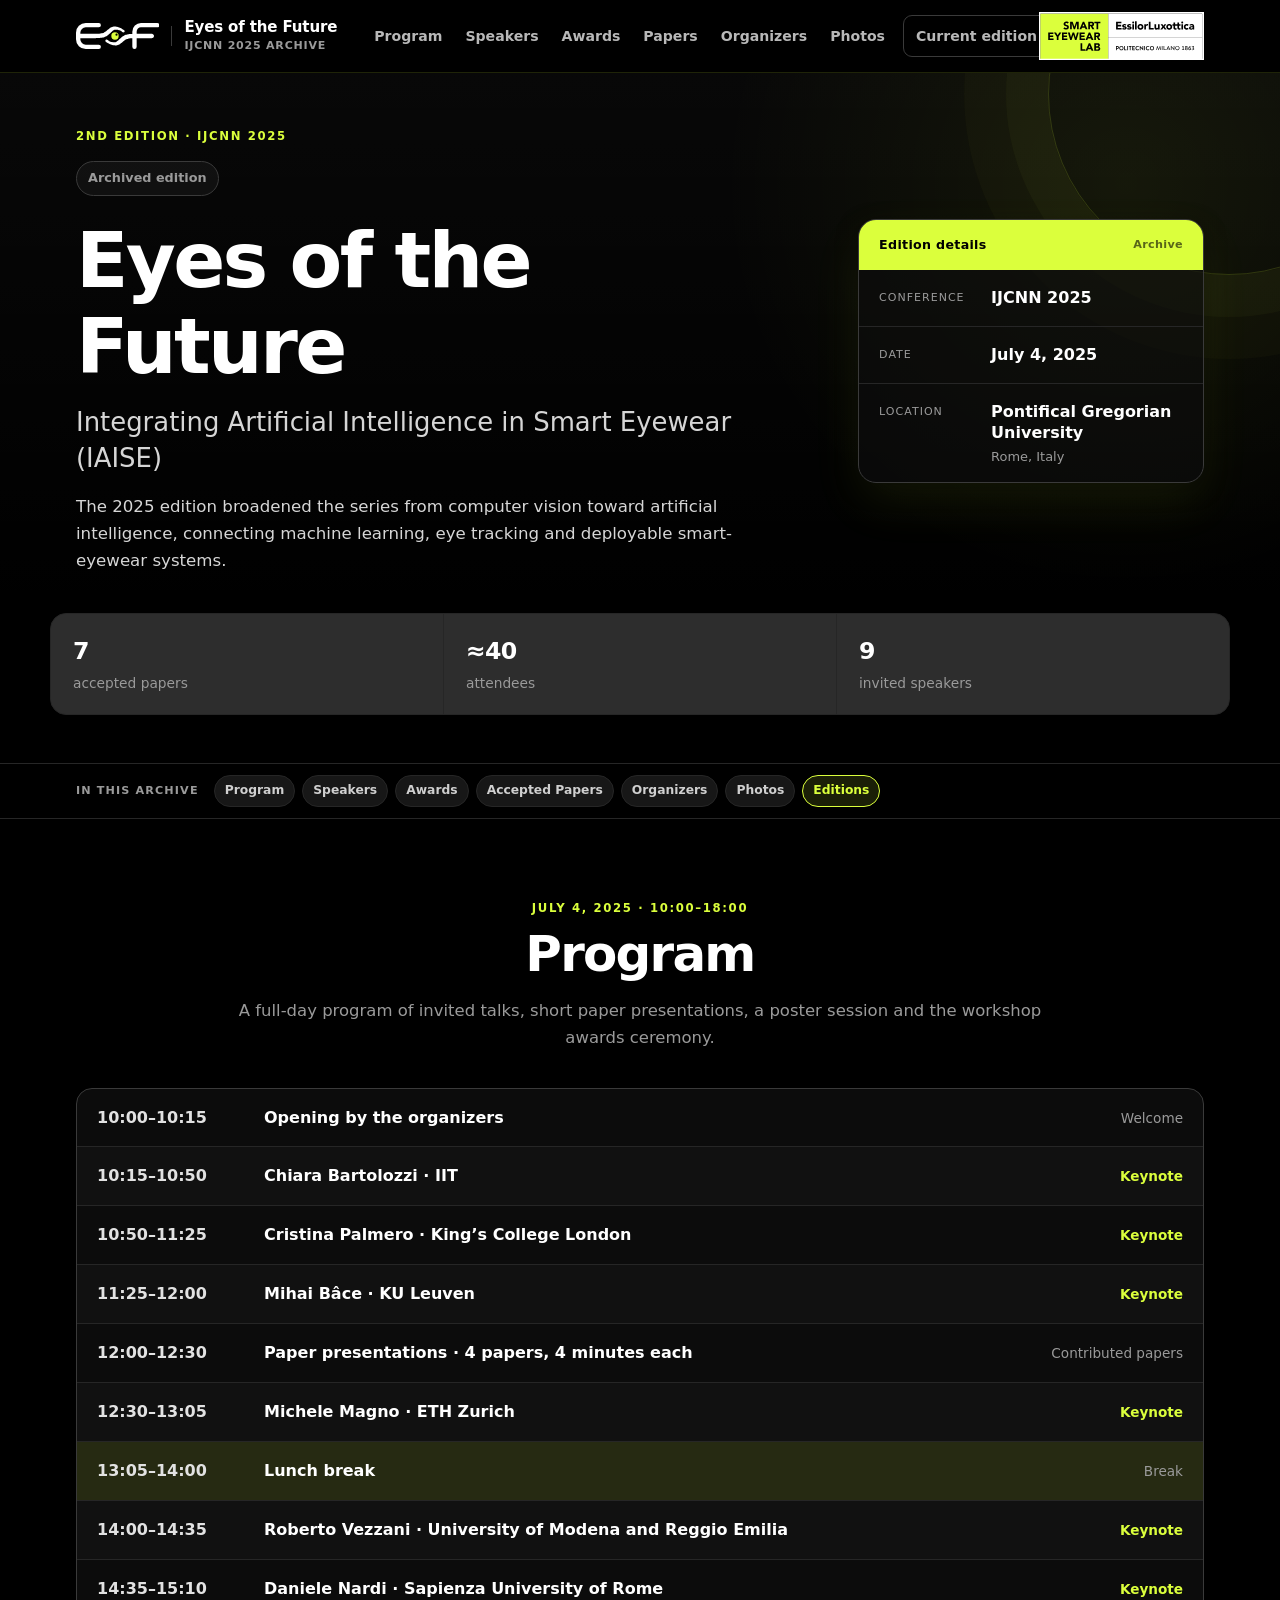
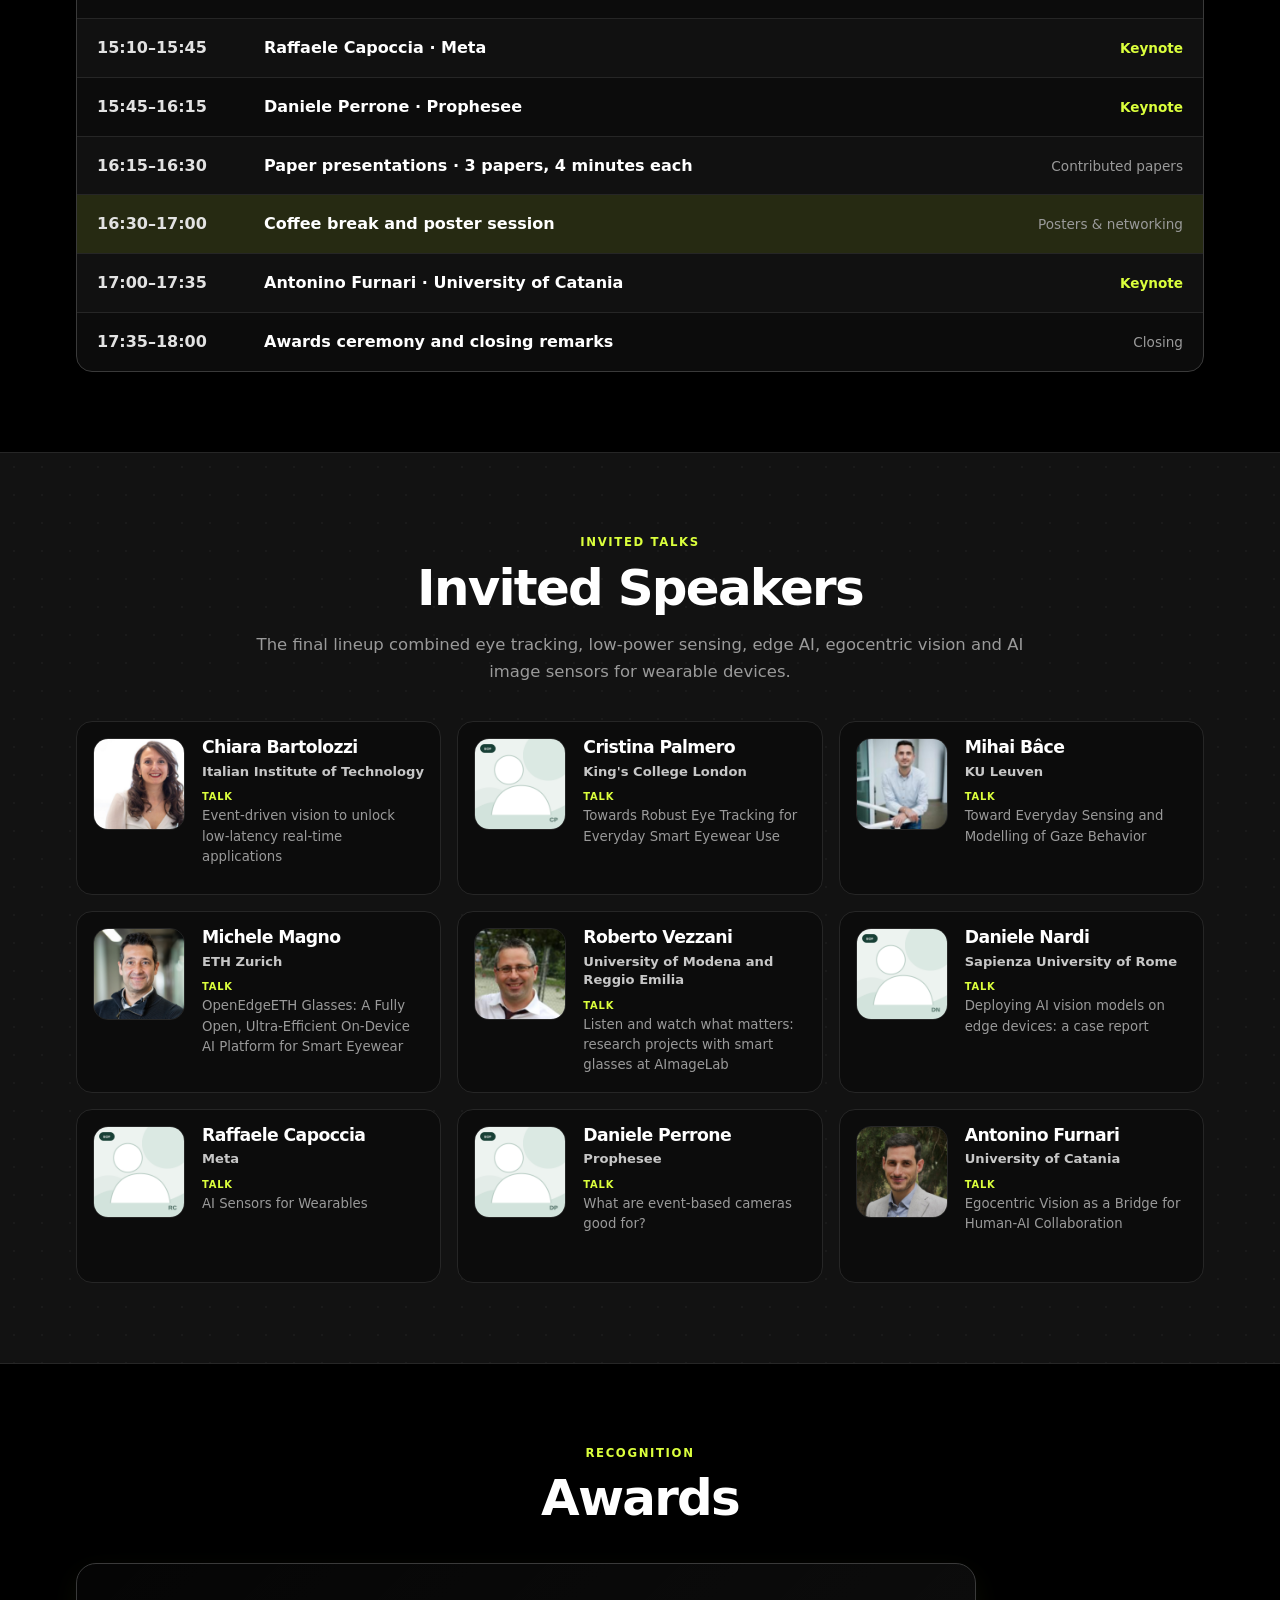
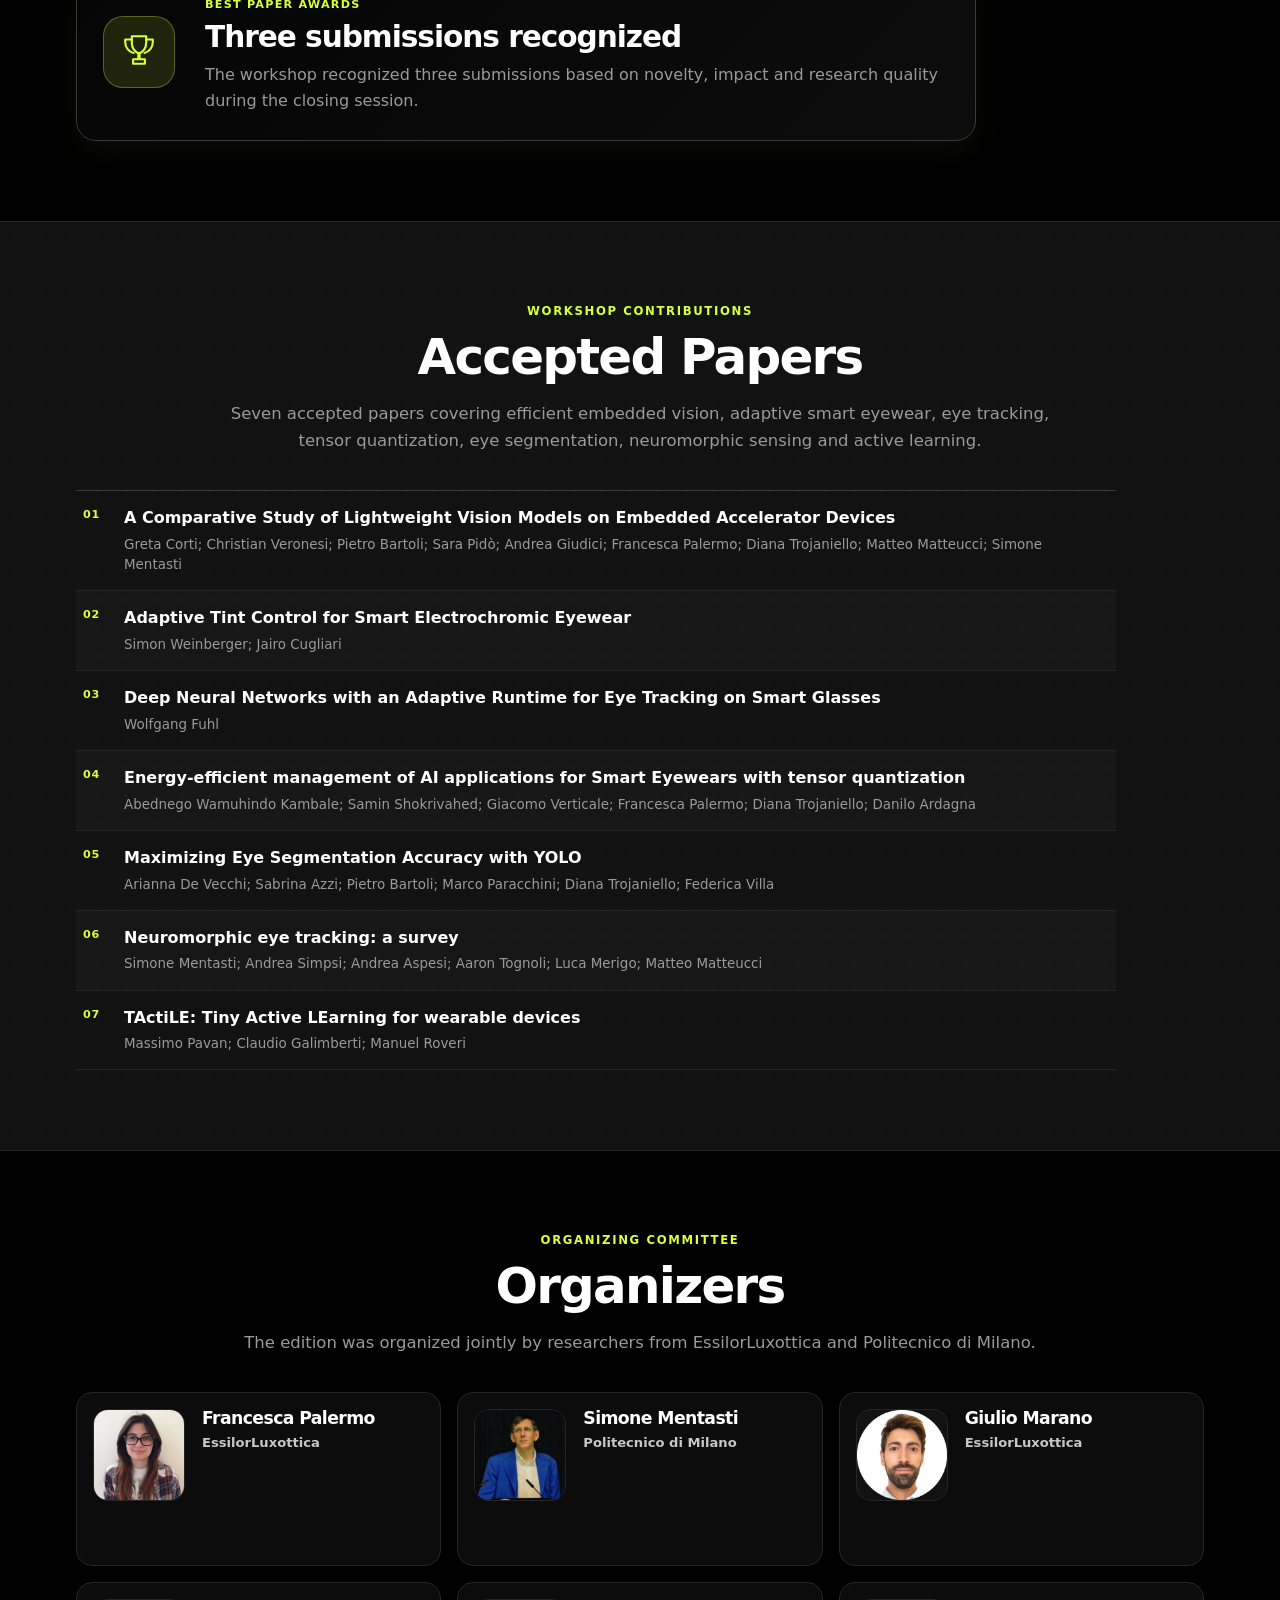
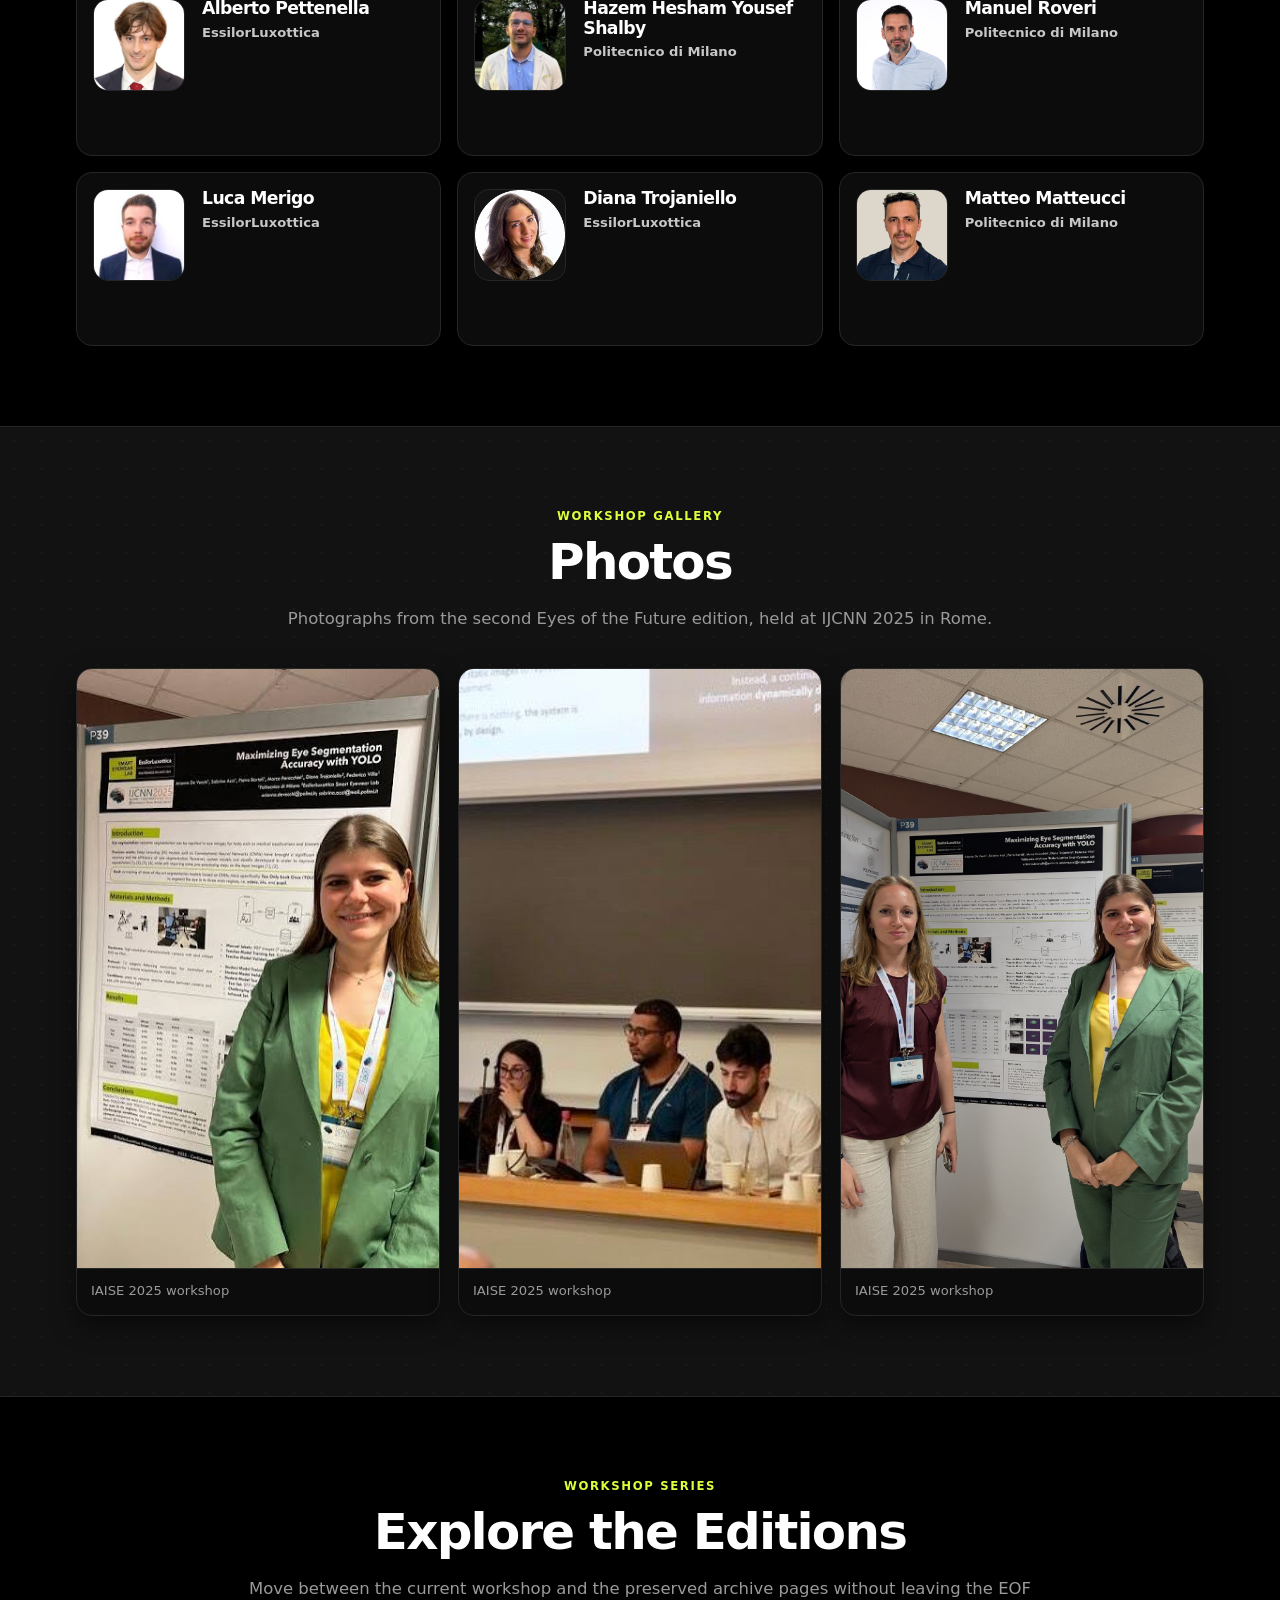
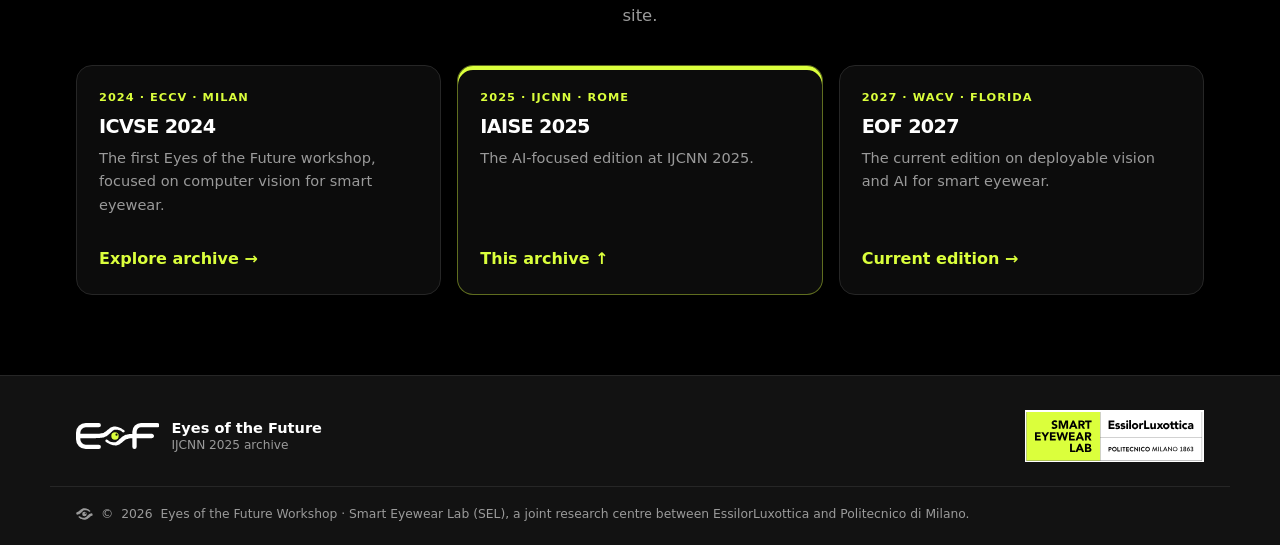
<file: editions/ijcnn-2025.html>
<!doctype html>
<html lang="en">
<head>
  <meta charset="utf-8">
  <meta name="viewport" content="width=device-width, initial-scale=1">
  <meta name="description" content="Archive of IAISE 2025, the Eyes of the Future workshop at IJCNN 2025 in Rome.">
  <title>IAISE 2025 | Eyes of the Future</title>
  <link rel="icon" href="../assets/icons/favicon.svg" type="image/svg+xml">
  <link rel="stylesheet" href="../assets/css/styles.css?v=20261103">
</head>
<body class="archive-page">
<a class="skip-link" href="#content">Skip to content</a>
<header class="site-header">
  <div class="nav-wrap">
    <div class="nav-left">
    <div class="brand"><span class="brand-mark brand-mark-eof" aria-hidden="true"><svg viewBox="40 30 770 240" aria-hidden="true"><path id="letter-E" d="M250 50H130A70 70 0 0 0 60 120V180A70 70 0 0 0 130 250H250" fill="none" stroke="currentColor" stroke-width="40" stroke-linecap="round" stroke-linejoin="round"></path><path id="letter-F" d="M790 50H640A60 60 0 0 0 580 110V250" fill="none" stroke="currentColor" stroke-width="40" stroke-linecap="round" stroke-linejoin="round"></path><path id="E-arm-upper-lid" d="M60 170C62.9 170.1 68.3 170 72.4 170C76.5 170 80.7 170 84.8 170C88.9 170 93.1 170 97.2 170C101.3 170 105.4 170 109.5 170C113.6 170 117.8 170 121.9 170C126 170 130.2 170 134.3 170C138.4 170 142.5 170 146.6 170C150.7 170 154.9 170 159 170C163.1 170 167.3 170 171.4 170C175.5 170 179.6 170 183.7 170C187.8 170 191.9 170 196.1 170C200.2 170 204.4 170 208.6 170C212.8 170 217 169.9 221.2 169.9C225.4 169.8 229.6 169.7 233.8 169.6C238 169.4 242.3 169.3 246.6 169C250.9 168.8 255.2 168.6 259.5 168.2C263.9 167.8 268.4 167.4 272.8 166.7C277.3 166.1 281.9 165.4 286.5 164.4C291.1 163.4 295.8 162.2 300.5 160.7C305.2 159.1 310 157.2 314.5 155.1C318.9 152.9 323.3 150.4 327.4 147.8C331.5 145.1 335.4 142.1 339 139.1C342.6 136.2 345.8 133.2 348.9 130.3C352 127.4 354.9 124.5 357.8 121.7C360.7 118.9 363.5 116.1 366.2 113.5C369 110.9 371.8 108.4 374.5 106.1C377.3 103.9 380 101.8 382.7 100C385.4 98.2 388.1 96.7 390.8 95.5C393.5 94.4 395.7 93.6 398.8 93.1C401.9 92.6 405.8 92.6 409.5 92.6C413.1 92.5 416.8 92.7 420.5 93C424.1 93.4 427.8 94 431.3 94.8C434.9 95.5 438.5 96.5 441.9 97.8C445.4 99 448.8 100.4 452.1 102.1C455.4 103.8 458.7 105.7 461.9 107.8C465 109.8 469.1 113.1 471 114.5C473 115.9 472.6 115.6 473.5 116C474.3 116.4 475.3 116.7 476.2 116.9C477.2 117 478.2 117 479.1 116.9C480 116.9 481 116.6 481.9 116.3C482.8 116 483.7 115.5 484.4 114.9C485.2 114.4 485.9 113.7 486.5 113C487.1 112.2 487.6 111.4 488 110.5C488.4 109.7 488.7 108.7 488.9 107.8C489 106.8 489 105.8 488.9 104.9C488.9 104 488.6 103 488.3 102.1C488 101.2 487.5 100.3 486.9 99.6C486.4 98.8 487 99.2 485 97.5C482.9 95.8 478.1 92 474.4 89.4C470.8 86.9 467 84.3 463.1 82C459.2 79.8 455.2 77.6 451.1 75.7C446.9 73.8 442.7 72 438.3 70.5C434 69 429.5 67.8 425 66.7C420.6 65.6 416.1 64.8 411.5 64.2C407 63.6 402.5 62.8 397.5 62.9C392.4 63.1 386.3 63.7 381.2 65C376 66.2 371.2 68.2 366.6 70.2C362.1 72.3 357.9 74.8 353.9 77.2C349.9 79.7 346.2 82.4 342.6 85.1C339 87.7 335.6 90.4 332.4 93.1C329.1 95.7 325.9 98.5 322.8 101C319.8 103.5 316.8 106 313.9 108.2C311.1 110.4 308.5 112.4 305.7 114.2C302.9 116 300 117.6 297.1 119C294.1 120.5 291.2 121.6 288 122.7C284.9 123.7 281.6 124.5 278.2 125.3C274.8 126 271.2 126.6 267.5 127.1C263.8 127.6 260 128 256.2 128.3C252.3 128.7 248.5 128.9 244.5 129.1C240.6 129.3 236.6 129.5 232.6 129.6C228.6 129.7 224.6 129.8 220.5 129.9C216.5 129.9 212.5 130 208.4 130C204.3 130 200.2 130 196.1 130C192 130 187.8 130 183.7 130C179.6 130 175.5 130 171.4 130C167.3 130 163.1 130 159 130C154.9 130 150.7 130 146.6 130C142.5 130 138.4 130 134.3 130C130.2 130 126 130 121.9 130C117.8 130 113.6 130 109.5 130C105.4 130 101.3 130 97.2 130C93.1 130 88.9 130 84.8 130C80.7 130 76.5 130 72.4 130C68.3 130 62.9 129.9 60 130C57.1 130.1 56.5 130.2 54.8 130.7C53.2 131.1 51.5 131.8 50 132.7C48.5 133.5 47.1 134.6 45.9 135.9C44.6 137.1 43.5 138.5 42.7 140C41.8 141.5 41.1 143.2 40.7 144.8C40.2 146.5 40 148.3 40 150C40 151.7 40.2 153.5 40.7 155.2C41.1 156.8 41.8 158.5 42.7 160C43.5 161.5 44.6 162.9 45.9 164.1C47.1 165.4 48.5 166.5 50 167.3C51.5 168.2 53.2 168.9 54.8 169.3C56.5 169.8 57.1 169.9 60 170Z" fill="currentColor"></path><path id="F-arm-lower-lid" d="M740 130C737.1 129.9 731.7 130 727.6 130C723.5 130 719.3 130 715.2 130C711.1 130 706.9 130 702.8 130C698.7 130 694.6 130 690.5 130C686.4 130 682.2 130 678.1 130C674 130 669.8 130 665.7 130C661.6 130 657.5 130 653.4 130C649.3 130 645.1 130 641 130C636.9 130 632.7 130 628.6 130C624.5 130 620.4 130 616.3 130C612.2 130 608.1 130 603.9 130C599.8 130 595.6 130 591.4 130C587.2 130 583 130.1 578.8 130.1C574.6 130.2 570.4 130.3 566.2 130.4C562 130.6 557.7 130.7 553.4 131C549.1 131.2 544.8 131.4 540.5 131.8C536.1 132.2 531.6 132.6 527.2 133.3C522.7 133.9 518.1 134.6 513.5 135.6C508.9 136.6 504.2 137.8 499.5 139.3C494.8 140.9 490 142.8 485.5 144.9C481.1 147.1 476.7 149.6 472.6 152.2C468.5 154.9 464.6 157.9 461 160.9C457.4 163.8 454.2 166.8 451.1 169.7C448 172.6 445.1 175.5 442.2 178.3C439.3 181.1 436.5 183.9 433.8 186.5C431 189.1 428.2 191.6 425.5 193.9C422.7 196.1 420 198.2 417.3 200C414.6 201.8 411.9 203.3 409.2 204.5C406.5 205.6 404.3 206.4 401.2 206.9C398.1 207.4 394.2 207.4 390.5 207.4C386.9 207.5 383.2 207.3 379.5 207C375.9 206.6 372.2 206 368.7 205.2C365.1 204.5 361.5 203.5 358.1 202.2C354.6 201 351.2 199.6 347.9 197.9C344.6 196.2 341.3 194.3 338.1 192.2C335 190.2 330.9 186.9 329 185.5C327 184.1 327.4 184.4 326.5 184C325.7 183.6 324.7 183.3 323.8 183.1C322.8 183 321.8 183 320.9 183.1C320 183.1 319 183.4 318.1 183.7C317.2 184 316.3 184.5 315.6 185.1C314.8 185.6 314.1 186.3 313.5 187C312.9 187.8 312.4 188.6 312 189.5C311.6 190.3 311.3 191.3 311.1 192.2C311 193.2 311 194.2 311.1 195.1C311.1 196 311.4 197 311.7 197.9C312 198.8 312.5 199.7 313.1 200.4C313.6 201.2 313 200.8 315 202.5C317.1 204.2 321.9 208 325.6 210.6C329.2 213.1 333 215.7 336.9 218C340.8 220.2 344.8 222.4 348.9 224.3C353.1 226.2 357.3 228 361.7 229.5C366 231 370.5 232.2 375 233.3C379.4 234.4 383.9 235.2 388.5 235.8C393 236.4 397.5 237.2 402.5 237.1C407.6 236.9 413.7 236.3 418.8 235C424 233.8 428.8 231.8 433.4 229.8C437.9 227.7 442.1 225.2 446.1 222.8C450.1 220.3 453.8 217.6 457.4 214.9C461 212.3 464.4 209.6 467.6 206.9C470.9 204.3 474.1 201.5 477.2 199C480.2 196.5 483.2 194 486.1 191.8C488.9 189.6 491.5 187.6 494.3 185.8C497.1 184 500 182.4 502.9 181C505.9 179.5 508.8 178.4 512 177.3C515.1 176.3 518.4 175.5 521.8 174.7C525.2 174 528.8 173.4 532.5 172.9C536.2 172.4 540 172 543.8 171.7C547.7 171.3 551.5 171.1 555.5 170.9C559.4 170.7 563.4 170.5 567.4 170.4C571.4 170.3 575.4 170.2 579.5 170.1C583.5 170.1 587.5 170 591.6 170C595.7 170 599.8 170 603.9 170C608 170 612.2 170 616.3 170C620.4 170 624.5 170 628.6 170C632.7 170 636.9 170 641 170C645.1 170 649.3 170 653.4 170C657.5 170 661.6 170 665.7 170C669.8 170 674 170 678.1 170C682.2 170 686.4 170 690.5 170C694.6 170 698.7 170 702.8 170C706.9 170 711.1 170 715.2 170C719.3 170 723.5 170 727.6 170C731.7 170 737.1 170.1 740 170C742.9 169.9 743.5 169.8 745.2 169.3C746.8 168.9 748.5 168.2 750 167.3C751.5 166.5 752.9 165.4 754.1 164.1C755.4 162.9 756.5 161.5 757.3 160C758.2 158.5 758.9 156.8 759.3 155.2C759.8 153.5 760 151.7 760 150C760 148.3 759.8 146.5 759.3 144.8C758.9 143.2 758.2 141.5 757.3 140C756.5 138.5 755.4 137.1 754.1 135.9C752.9 134.6 751.5 133.5 750 132.7C748.5 131.8 746.8 131.1 745.2 130.7C743.5 130.2 742.9 130.1 740 130Z" fill="currentColor"></path><path id="iris" d="M400 116A34 34 0 1 0 400 184A34 34 0 1 0 400 116ZM414 128A10 10 0 1 0 414 148A10 10 0 1 0 414 128Z" fill="currentColor" fill-rule="evenodd"></path></svg></span><span class="brand-divider" aria-hidden="true"></span><span class="brand-copy"><strong>Eyes of the Future</strong><small>IJCNN 2025 archive</small></span></div>
    <button class="nav-toggle" aria-controls="site-nav" aria-expanded="false">Menu</button>
    <nav class="nav-links" id="site-nav" aria-label="Archive navigation"><a href="#program">Program</a><a href="#speakers">Speakers</a><a href="#awards">Awards</a><a href="#papers">Papers</a><a href="#organizers">Organizers</a><a href="#photos">Photos</a><a class="nav-editions" href="../index.html">Current edition</a></nav>
    </div>
    <span class="brand-mark header-sel-mark"><img src="../assets/icons/sel-logo.svg" alt="Smart Eyewear Lab"></span>
  </div>
</header>
<main id="content">
  <section class="edition-hero edition-hero-archive" id="top">
    <div class="container edition-hero-grid">
      <div class="edition-hero-main">
        <p class="eyebrow">2nd edition · IJCNN 2025</p>
        <div class="archive-pill">Archived edition</div>
        <h1>Eyes of the Future</h1>
        <p class="edition-subtitle">Integrating Artificial Intelligence in Smart Eyewear <span>(IAISE)</span></p>
        <p class="edition-summary">The 2025 edition broadened the series from computer vision toward artificial intelligence, connecting machine learning, eye tracking and deployable smart-eyewear systems.</p>
      </div>
      <aside class="meta-panel" aria-label="Workshop details">
        <div class="meta-panel-head"><span>Edition details</span><span class="meta-panel-state">Archive</span></div>
        <dl class="meta-list">
          <div><dt>Conference</dt><dd>IJCNN 2025</dd></div>
          <div><dt>Date</dt><dd>July 4, 2025</dd></div>
          <div><dt>Location</dt><dd>Pontifical Gregorian University<span class="meta-subline">Rome, Italy</span></dd></div>
        </dl>
      </aside>
    </div>
    <div class="container stat-strip" aria-label="Edition statistics"><div class="stat"><strong>7</strong><span>accepted papers</span></div><div class="stat"><strong>≈40</strong><span>attendees</span></div><div class="stat"><strong>9</strong><span>invited speakers</span></div></div>
  </section>
  <nav class="jump-nav" aria-label="Quick navigation"><div class="container jump-nav-inner"><span class="jump-label">In this archive</span><a href="#program">Program</a><a href="#speakers">Speakers</a><a href="#awards">Awards</a><a href="#papers">Accepted Papers</a><a href="#organizers">Organizers</a><a href="#photos">Photos</a><a href="#editions">Editions</a></div></nav>

  <section class="section" id="program"><div class="container"><div class="section-head"><p class="section-kicker">July 4, 2025 · 10:00–18:00</p><h2>Program</h2><p class="section-intro">A full-day program of invited talks, short paper presentations, a poster session and the workshop awards ceremony.</p></div><div class="schedule"><div class="schedule-row">
  <div class="schedule-time">10:00–10:15</div>
  <div class="schedule-event">Opening by the organizers</div>
  <div class="schedule-type">Welcome</div>
</div>
<div class="schedule-row talk">
  <div class="schedule-time">10:15–10:50</div>
  <div class="schedule-event">Chiara Bartolozzi · IIT</div>
  <div class="schedule-type">Keynote</div>
</div>
<div class="schedule-row talk">
  <div class="schedule-time">10:50–11:25</div>
  <div class="schedule-event">Cristina Palmero · King’s College London</div>
  <div class="schedule-type">Keynote</div>
</div>
<div class="schedule-row talk">
  <div class="schedule-time">11:25–12:00</div>
  <div class="schedule-event">Mihai Bâce · KU Leuven</div>
  <div class="schedule-type">Keynote</div>
</div>
<div class="schedule-row">
  <div class="schedule-time">12:00–12:30</div>
  <div class="schedule-event">Paper presentations · 4 papers, 4 minutes each</div>
  <div class="schedule-type">Contributed papers</div>
</div>
<div class="schedule-row talk">
  <div class="schedule-time">12:30–13:05</div>
  <div class="schedule-event">Michele Magno · ETH Zurich</div>
  <div class="schedule-type">Keynote</div>
</div>
<div class="schedule-row break">
  <div class="schedule-time">13:05–14:00</div>
  <div class="schedule-event">Lunch break</div>
  <div class="schedule-type">Break</div>
</div>
<div class="schedule-row talk">
  <div class="schedule-time">14:00–14:35</div>
  <div class="schedule-event">Roberto Vezzani · University of Modena and Reggio Emilia</div>
  <div class="schedule-type">Keynote</div>
</div>
<div class="schedule-row talk">
  <div class="schedule-time">14:35–15:10</div>
  <div class="schedule-event">Daniele Nardi · Sapienza University of Rome</div>
  <div class="schedule-type">Keynote</div>
</div>
<div class="schedule-row talk">
  <div class="schedule-time">15:10–15:45</div>
  <div class="schedule-event">Raffaele Capoccia · Meta</div>
  <div class="schedule-type">Keynote</div>
</div>
<div class="schedule-row talk">
  <div class="schedule-time">15:45–16:15</div>
  <div class="schedule-event">Daniele Perrone · Prophesee</div>
  <div class="schedule-type">Keynote</div>
</div>
<div class="schedule-row">
  <div class="schedule-time">16:15–16:30</div>
  <div class="schedule-event">Paper presentations · 3 papers, 4 minutes each</div>
  <div class="schedule-type">Contributed papers</div>
</div>
<div class="schedule-row break">
  <div class="schedule-time">16:30–17:00</div>
  <div class="schedule-event">Coffee break and poster session</div>
  <div class="schedule-type">Posters &amp; networking</div>
</div>
<div class="schedule-row talk">
  <div class="schedule-time">17:00–17:35</div>
  <div class="schedule-event">Antonino Furnari · University of Catania</div>
  <div class="schedule-type">Keynote</div>
</div>
<div class="schedule-row">
  <div class="schedule-time">17:35–18:00</div>
  <div class="schedule-event">Awards ceremony and closing remarks</div>
  <div class="schedule-type">Closing</div>
</div></div></div></section>

  <section class="section section-soft" id="speakers"><div class="container"><div class="section-head"><p class="section-kicker">Invited talks</p><h2>Invited Speakers</h2><p class="section-intro">The final lineup combined eye tracking, low-power sensing, edge AI, egocentric vision and AI image sensors for wearable devices.</p></div><div class="people-grid"><article class="person-card">
  <img class="person-photo" src="../assets/images/people/chiara-bartolozzi.png" alt="Chiara Bartolozzi" width="420" height="420" loading="lazy">
  <div class="person-content">
    
    <h3>Chiara Bartolozzi</h3>
    <p class="person-affiliation">Italian Institute of Technology</p>
    <p class="person-description"><span class="person-talk-label">Talk</span>Event-driven vision to unlock low-latency real-time applications</p>
  </div>
</article>
<article class="person-card">
  <img class="person-photo" src="../assets/images/people/cristina-palmero.png" alt="" width="420" height="420" loading="lazy">
  <div class="person-content">
    
    <h3>Cristina Palmero</h3>
    <p class="person-affiliation">King's College London</p>
    <p class="person-description"><span class="person-talk-label">Talk</span>Towards Robust Eye Tracking for Everyday Smart Eyewear Use</p>
  </div>
</article>
<article class="person-card">
  <img class="person-photo" src="../assets/images/people/mihai-bace.png" alt="Mihai Bâce" width="420" height="420" loading="lazy">
  <div class="person-content">
    
    <h3>Mihai Bâce</h3>
    <p class="person-affiliation">KU Leuven</p>
    <p class="person-description"><span class="person-talk-label">Talk</span>Toward Everyday Sensing and Modelling of Gaze Behavior</p>
  </div>
</article>
<article class="person-card">
  <img class="person-photo" src="../assets/images/people/michele-magno.png" alt="Michele Magno" width="420" height="420" loading="lazy">
  <div class="person-content">
    
    <h3>Michele Magno</h3>
    <p class="person-affiliation">ETH Zurich</p>
    <p class="person-description"><span class="person-talk-label">Talk</span>OpenEdgeETH Glasses: A Fully Open, Ultra-Efficient On-Device AI Platform for Smart Eyewear</p>
  </div>
</article>
<article class="person-card">
  <img class="person-photo" src="../assets/images/people/roberto-vezzani.png" alt="Roberto Vezzani" width="420" height="420" loading="lazy">
  <div class="person-content">
    
    <h3>Roberto Vezzani</h3>
    <p class="person-affiliation">University of Modena and Reggio Emilia</p>
    <p class="person-description"><span class="person-talk-label">Talk</span>Listen and watch what matters: research projects with smart glasses at AImageLab</p>
  </div>
</article>
<article class="person-card">
  <img class="person-photo" src="../assets/images/people/daniele-nardi.png" alt="" width="420" height="420" loading="lazy">
  <div class="person-content">
    
    <h3>Daniele Nardi</h3>
    <p class="person-affiliation">Sapienza University of Rome</p>
    <p class="person-description"><span class="person-talk-label">Talk</span>Deploying AI vision models on edge devices: a case report</p>
  </div>
</article>
<article class="person-card">
  <img class="person-photo" src="../assets/images/people/raffaele-capoccia.png" alt="" width="420" height="420" loading="lazy">
  <div class="person-content">
    
    <h3>Raffaele Capoccia</h3>
    <p class="person-affiliation">Meta</p>
    <p class="person-description"><span class="person-talk-label">Talk</span>AI Sensors for Wearables</p>
  </div>
</article>
<article class="person-card">
  <img class="person-photo" src="../assets/images/people/daniele-perrone.png" alt="" width="420" height="420" loading="lazy">
  <div class="person-content">
    
    <h3>Daniele Perrone</h3>
    <p class="person-affiliation">Prophesee</p>
    <p class="person-description"><span class="person-talk-label">Talk</span>What are event-based cameras good for?</p>
  </div>
</article>
<article class="person-card">
  <img class="person-photo" src="../assets/images/people/antonino-furnari.png" alt="Antonino Furnari" width="420" height="420" loading="lazy">
  <div class="person-content">
    
    <h3>Antonino Furnari</h3>
    <p class="person-affiliation">University of Catania</p>
    <p class="person-description"><span class="person-talk-label">Talk</span>Egocentric Vision as a Bridge for Human-AI Collaboration</p>
  </div>
</article></div></div></section>

  <section class="section" id="awards"><div class="container"><div class="section-head"><p class="section-kicker">Recognition</p><h2>Awards</h2></div><article class="award-card award-card-archive"><div class="award-symbol"><svg role="img" viewBox="0 0 64 64" aria-hidden="true"><path d="M21 8h22v9c0 8-4.9 15-12 17.9V43h10v7H23v-7h10v-8.1C25.9 32 21 25 21 17V8Z"></path><path d="M21 13H11v4c0 8 5.4 14.6 12.8 16.5M43 13h10v4c0 8-5.4 14.6-12.8 16.5"></path></svg></div><div class="award-copy"><span class="award-label">Best Paper Awards</span><h3>Three submissions recognized</h3><p>The workshop recognized three submissions based on novelty, impact and research quality during the closing session.</p></div></article></div></section>

  <section class="section section-soft" id="papers"><div class="container"><div class="section-head"><p class="section-kicker">Workshop contributions</p><h2>Accepted Papers</h2><p class="section-intro">Seven accepted papers covering efficient embedded vision, adaptive smart eyewear, eye tracking, tensor quantization, eye segmentation, neuromorphic sensing and active learning.</p></div><ol class="paper-list"><li><span class="paper-title">A Comparative Study of Lightweight Vision Models on Embedded Accelerator Devices</span><span class="paper-authors">Greta Corti; Christian Veronesi; Pietro Bartoli; Sara Pidò; Andrea Giudici; Francesca Palermo; Diana Trojaniello; Matteo Matteucci; Simone Mentasti</span></li>
<li><span class="paper-title">Adaptive Tint Control for Smart Electrochromic Eyewear</span><span class="paper-authors">Simon Weinberger; Jairo Cugliari</span></li>
<li><span class="paper-title">Deep Neural Networks with an Adaptive Runtime for Eye Tracking on Smart Glasses</span><span class="paper-authors">Wolfgang Fuhl</span></li>
<li><span class="paper-title">Energy-efficient management of AI applications for Smart Eyewears with tensor quantization</span><span class="paper-authors">Abednego Wamuhindo Kambale; Samin Shokrivahed; Giacomo Verticale; Francesca Palermo; Diana Trojaniello; Danilo Ardagna</span></li>
<li><span class="paper-title">Maximizing Eye Segmentation Accuracy with YOLO</span><span class="paper-authors">Arianna De Vecchi; Sabrina Azzi; Pietro Bartoli; Marco Paracchini; Diana Trojaniello; Federica Villa</span></li>
<li><span class="paper-title">Neuromorphic eye tracking: a survey</span><span class="paper-authors">Simone Mentasti; Andrea Simpsi; Andrea Aspesi; Aaron Tognoli; Luca Merigo; Matteo Matteucci</span></li>
<li><span class="paper-title">TActiLE: Tiny Active LEarning for wearable devices</span><span class="paper-authors">Massimo Pavan; Claudio Galimberti; Manuel Roveri</span></li></ol></div></section>

  <section class="section" id="organizers"><div class="container"><div class="section-head"><p class="section-kicker">Organizing committee</p><h2>Organizers</h2><p class="section-intro">The edition was organized jointly by researchers from EssilorLuxottica and Politecnico di Milano.</p></div><div class="people-grid"><article class="person-card">
  <img class="person-photo" src="../assets/images/people/francesca-palermo.png" alt="" width="420" height="420" loading="lazy">
  <div class="person-content">
    
    <h3>Francesca Palermo</h3>
    <p class="person-affiliation">EssilorLuxottica</p>
    
  </div>
</article>
<article class="person-card">
  <img class="person-photo" src="../assets/images/people/simone-mentasti.png" alt="" width="420" height="420" loading="lazy">
  <div class="person-content">
    
    <h3>Simone Mentasti</h3>
    <p class="person-affiliation">Politecnico di Milano</p>
    
  </div>
</article>
<article class="person-card">
  <img class="person-photo" src="../assets/images/people/giulio-marano.png" alt="" width="420" height="420" loading="lazy">
  <div class="person-content">
    
    <h3>Giulio Marano</h3>
    <p class="person-affiliation">EssilorLuxottica</p>
    
  </div>
</article>
<article class="person-card">
  <img class="person-photo" src="../assets/images/people/alberto-pettenella.png" alt="" width="420" height="420" loading="lazy">
  <div class="person-content">
    
    <h3>Alberto Pettenella</h3>
    <p class="person-affiliation">EssilorLuxottica</p>
    
  </div>
</article>
<article class="person-card">
  <img class="person-photo" src="../assets/images/people/hazem-hesham-yousef-shalby.png" alt="" width="420" height="420" loading="lazy">
  <div class="person-content">
    
    <h3>Hazem Hesham Yousef Shalby</h3>
    <p class="person-affiliation">Politecnico di Milano</p>
    
  </div>
</article>
<article class="person-card">
  <img class="person-photo" src="../assets/images/people/manuel-roveri.png" alt="" width="420" height="420" loading="lazy">
  <div class="person-content">
    
    <h3>Manuel Roveri</h3>
    <p class="person-affiliation">Politecnico di Milano</p>
    
  </div>
</article>
<article class="person-card">
  <img class="person-photo" src="../assets/images/people/luca-merigo.png" alt="" width="420" height="420" loading="lazy">
  <div class="person-content">
    
    <h3>Luca Merigo</h3>
    <p class="person-affiliation">EssilorLuxottica</p>
    
  </div>
</article>
<article class="person-card">
  <img class="person-photo" src="../assets/images/people/diana-trojaniello.png" alt="" width="420" height="420" loading="lazy">
  <div class="person-content">
    
    <h3>Diana Trojaniello</h3>
    <p class="person-affiliation">EssilorLuxottica</p>
    
  </div>
</article>
<article class="person-card">
  <img class="person-photo" src="../assets/images/people/matteo-matteucci.png" alt="" width="420" height="420" loading="lazy">
  <div class="person-content">
    
    <h3>Matteo Matteucci</h3>
    <p class="person-affiliation">Politecnico di Milano</p>
    
  </div>
</article></div></div></section>

  <section class="section section-soft" id="photos">
    <div class="container">

      <div class="section-head">
        <p class="section-kicker">Workshop gallery</p>
        <h2>Photos</h2>
        <p class="section-intro">
          Photographs from the second Eyes of the Future edition,
          held at IJCNN 2025 in Rome.
        </p>
      </div>

      <div class="photo-gallery">

        <figure class="gallery-item">
          <a
            href="../assets/images/photos/ijcnn-2025-1.png"
            target="_blank"
            rel="noopener"
            aria-label="Open workshop photograph 1"
          >
            <img
              src="../assets/images/photos/ijcnn-2025-1.png"
              alt="Workshop photograph 1 from IAISE 2025 at IJCNN"
              width="900"
              height="600"
              loading="lazy"
            >
          </a>
          <figcaption>IAISE 2025 workshop</figcaption>
        </figure>

        <figure class="gallery-item">
          <a
            href="../assets/images/photos/ijcnn-2025-2.png"
            target="_blank"
            rel="noopener"
            aria-label="Open workshop photograph 2"
          >
            <img
              src="../assets/images/photos/ijcnn-2025-2.png"
              alt="Workshop photograph 2 from IAISE 2025 at IJCNN"
              width="900"
              height="600"
              loading="lazy"
            >
          </a>
          <figcaption>IAISE 2025 workshop</figcaption>
        </figure>

        <figure class="gallery-item">
          <a
            href="../assets/images/photos/ijcnn-2025-3.png"
            target="_blank"
            rel="noopener"
            aria-label="Open workshop photograph 3"
          >
            <img
              src="../assets/images/photos/ijcnn-2025-3.png"
              alt="Workshop photograph 3 from IAISE 2025 at IJCNN"
              width="900"
              height="600"
              loading="lazy"
            >
          </a>
          <figcaption>IAISE 2025 workshop</figcaption>
        </figure>

       
        
      </div>
    </div>
  </section>

  <section class="section" id="editions"><div class="container"><div class="section-head"><p class="section-kicker">Workshop series</p><h2>Explore the Editions</h2><p class="section-intro">Move between the current workshop and the preserved archive pages without leaving the EOF site.</p></div><div class="edition-grid"><article class="edition-card"><div class="edition-year">2024 · ECCV · Milan</div><h3>ICVSE 2024</h3><p>The first Eyes of the Future workshop, focused on computer vision for smart eyewear.</p><a class="more" href="eccv-2024.html">Explore archive <span aria-hidden="true">→</span></a></article><article class="edition-card current-edition"><div class="edition-year">2025 · IJCNN · Rome</div><h3>IAISE 2025</h3><p>The AI-focused edition at IJCNN 2025.</p><a class="more" href="#top">This archive <span aria-hidden="true">↑</span></a></article><article class="edition-card"><div class="edition-year">2027 · WACV · Florida</div><h3>EOF 2027</h3><p>The current edition on deployable vision and AI for smart eyewear.</p><a class="more" href="../index.html">Current edition <span aria-hidden="true">→</span></a></article></div></div></section>
</main>
<footer>
  <div class="container footer-main">
    <div class="footer-brand">
      <span class="brand-mark brand-mark-eof" aria-hidden="true"><svg viewBox="40 30 770 240" aria-hidden="true"><path id="letter-E" d="M250 50H130A70 70 0 0 0 60 120V180A70 70 0 0 0 130 250H250" fill="none" stroke="currentColor" stroke-width="40" stroke-linecap="round" stroke-linejoin="round"></path><path id="letter-F" d="M790 50H640A60 60 0 0 0 580 110V250" fill="none" stroke="currentColor" stroke-width="40" stroke-linecap="round" stroke-linejoin="round"></path><path id="E-arm-upper-lid" d="M60 170C62.9 170.1 68.3 170 72.4 170C76.5 170 80.7 170 84.8 170C88.9 170 93.1 170 97.2 170C101.3 170 105.4 170 109.5 170C113.6 170 117.8 170 121.9 170C126 170 130.2 170 134.3 170C138.4 170 142.5 170 146.6 170C150.7 170 154.9 170 159 170C163.1 170 167.3 170 171.4 170C175.5 170 179.6 170 183.7 170C187.8 170 191.9 170 196.1 170C200.2 170 204.4 170 208.6 170C212.8 170 217 169.9 221.2 169.9C225.4 169.8 229.6 169.7 233.8 169.6C238 169.4 242.3 169.3 246.6 169C250.9 168.8 255.2 168.6 259.5 168.2C263.9 167.8 268.4 167.4 272.8 166.7C277.3 166.1 281.9 165.4 286.5 164.4C291.1 163.4 295.8 162.2 300.5 160.7C305.2 159.1 310 157.2 314.5 155.1C318.9 152.9 323.3 150.4 327.4 147.8C331.5 145.1 335.4 142.1 339 139.1C342.6 136.2 345.8 133.2 348.9 130.3C352 127.4 354.9 124.5 357.8 121.7C360.7 118.9 363.5 116.1 366.2 113.5C369 110.9 371.8 108.4 374.5 106.1C377.3 103.9 380 101.8 382.7 100C385.4 98.2 388.1 96.7 390.8 95.5C393.5 94.4 395.7 93.6 398.8 93.1C401.9 92.6 405.8 92.6 409.5 92.6C413.1 92.5 416.8 92.7 420.5 93C424.1 93.4 427.8 94 431.3 94.8C434.9 95.5 438.5 96.5 441.9 97.8C445.4 99 448.8 100.4 452.1 102.1C455.4 103.8 458.7 105.7 461.9 107.8C465 109.8 469.1 113.1 471 114.5C473 115.9 472.6 115.6 473.5 116C474.3 116.4 475.3 116.7 476.2 116.9C477.2 117 478.2 117 479.1 116.9C480 116.9 481 116.6 481.9 116.3C482.8 116 483.7 115.5 484.4 114.9C485.2 114.4 485.9 113.7 486.5 113C487.1 112.2 487.6 111.4 488 110.5C488.4 109.7 488.7 108.7 488.9 107.8C489 106.8 489 105.8 488.9 104.9C488.9 104 488.6 103 488.3 102.1C488 101.2 487.5 100.3 486.9 99.6C486.4 98.8 487 99.2 485 97.5C482.9 95.8 478.1 92 474.4 89.4C470.8 86.9 467 84.3 463.1 82C459.2 79.8 455.2 77.6 451.1 75.7C446.9 73.8 442.7 72 438.3 70.5C434 69 429.5 67.8 425 66.7C420.6 65.6 416.1 64.8 411.5 64.2C407 63.6 402.5 62.8 397.5 62.9C392.4 63.1 386.3 63.7 381.2 65C376 66.2 371.2 68.2 366.6 70.2C362.1 72.3 357.9 74.8 353.9 77.2C349.9 79.7 346.2 82.4 342.6 85.1C339 87.7 335.6 90.4 332.4 93.1C329.1 95.7 325.9 98.5 322.8 101C319.8 103.5 316.8 106 313.9 108.2C311.1 110.4 308.5 112.4 305.7 114.2C302.9 116 300 117.6 297.1 119C294.1 120.5 291.2 121.6 288 122.7C284.9 123.7 281.6 124.5 278.2 125.3C274.8 126 271.2 126.6 267.5 127.1C263.8 127.6 260 128 256.2 128.3C252.3 128.7 248.5 128.9 244.5 129.1C240.6 129.3 236.6 129.5 232.6 129.6C228.6 129.7 224.6 129.8 220.5 129.9C216.5 129.9 212.5 130 208.4 130C204.3 130 200.2 130 196.1 130C192 130 187.8 130 183.7 130C179.6 130 175.5 130 171.4 130C167.3 130 163.1 130 159 130C154.9 130 150.7 130 146.6 130C142.5 130 138.4 130 134.3 130C130.2 130 126 130 121.9 130C117.8 130 113.6 130 109.5 130C105.4 130 101.3 130 97.2 130C93.1 130 88.9 130 84.8 130C80.7 130 76.5 130 72.4 130C68.3 130 62.9 129.9 60 130C57.1 130.1 56.5 130.2 54.8 130.7C53.2 131.1 51.5 131.8 50 132.7C48.5 133.5 47.1 134.6 45.9 135.9C44.6 137.1 43.5 138.5 42.7 140C41.8 141.5 41.1 143.2 40.7 144.8C40.2 146.5 40 148.3 40 150C40 151.7 40.2 153.5 40.7 155.2C41.1 156.8 41.8 158.5 42.7 160C43.5 161.5 44.6 162.9 45.9 164.1C47.1 165.4 48.5 166.5 50 167.3C51.5 168.2 53.2 168.9 54.8 169.3C56.5 169.8 57.1 169.9 60 170Z" fill="currentColor"></path><path id="F-arm-lower-lid" d="M740 130C737.1 129.9 731.7 130 727.6 130C723.5 130 719.3 130 715.2 130C711.1 130 706.9 130 702.8 130C698.7 130 694.6 130 690.5 130C686.4 130 682.2 130 678.1 130C674 130 669.8 130 665.7 130C661.6 130 657.5 130 653.4 130C649.3 130 645.1 130 641 130C636.9 130 632.7 130 628.6 130C624.5 130 620.4 130 616.3 130C612.2 130 608.1 130 603.9 130C599.8 130 595.6 130 591.4 130C587.2 130 583 130.1 578.8 130.1C574.6 130.2 570.4 130.3 566.2 130.4C562 130.6 557.7 130.7 553.4 131C549.1 131.2 544.8 131.4 540.5 131.8C536.1 132.2 531.6 132.6 527.2 133.3C522.7 133.9 518.1 134.6 513.5 135.6C508.9 136.6 504.2 137.8 499.5 139.3C494.8 140.9 490 142.8 485.5 144.9C481.1 147.1 476.7 149.6 472.6 152.2C468.5 154.9 464.6 157.9 461 160.9C457.4 163.8 454.2 166.8 451.1 169.7C448 172.6 445.1 175.5 442.2 178.3C439.3 181.1 436.5 183.9 433.8 186.5C431 189.1 428.2 191.6 425.5 193.9C422.7 196.1 420 198.2 417.3 200C414.6 201.8 411.9 203.3 409.2 204.5C406.5 205.6 404.3 206.4 401.2 206.9C398.1 207.4 394.2 207.4 390.5 207.4C386.9 207.5 383.2 207.3 379.5 207C375.9 206.6 372.2 206 368.7 205.2C365.1 204.5 361.5 203.5 358.1 202.2C354.6 201 351.2 199.6 347.9 197.9C344.6 196.2 341.3 194.3 338.1 192.2C335 190.2 330.9 186.9 329 185.5C327 184.1 327.4 184.4 326.5 184C325.7 183.6 324.7 183.3 323.8 183.1C322.8 183 321.8 183 320.9 183.1C320 183.1 319 183.4 318.1 183.7C317.2 184 316.3 184.5 315.6 185.1C314.8 185.6 314.1 186.3 313.5 187C312.9 187.8 312.4 188.6 312 189.5C311.6 190.3 311.3 191.3 311.1 192.2C311 193.2 311 194.2 311.1 195.1C311.1 196 311.4 197 311.7 197.9C312 198.8 312.5 199.7 313.1 200.4C313.6 201.2 313 200.8 315 202.5C317.1 204.2 321.9 208 325.6 210.6C329.2 213.1 333 215.7 336.9 218C340.8 220.2 344.8 222.4 348.9 224.3C353.1 226.2 357.3 228 361.7 229.5C366 231 370.5 232.2 375 233.3C379.4 234.4 383.9 235.2 388.5 235.8C393 236.4 397.5 237.2 402.5 237.1C407.6 236.9 413.7 236.3 418.8 235C424 233.8 428.8 231.8 433.4 229.8C437.9 227.7 442.1 225.2 446.1 222.8C450.1 220.3 453.8 217.6 457.4 214.9C461 212.3 464.4 209.6 467.6 206.9C470.9 204.3 474.1 201.5 477.2 199C480.2 196.5 483.2 194 486.1 191.8C488.9 189.6 491.5 187.6 494.3 185.8C497.1 184 500 182.4 502.9 181C505.9 179.5 508.8 178.4 512 177.3C515.1 176.3 518.4 175.5 521.8 174.7C525.2 174 528.8 173.4 532.5 172.9C536.2 172.4 540 172 543.8 171.7C547.7 171.3 551.5 171.1 555.5 170.9C559.4 170.7 563.4 170.5 567.4 170.4C571.4 170.3 575.4 170.2 579.5 170.1C583.5 170.1 587.5 170 591.6 170C595.7 170 599.8 170 603.9 170C608 170 612.2 170 616.3 170C620.4 170 624.5 170 628.6 170C632.7 170 636.9 170 641 170C645.1 170 649.3 170 653.4 170C657.5 170 661.6 170 665.7 170C669.8 170 674 170 678.1 170C682.2 170 686.4 170 690.5 170C694.6 170 698.7 170 702.8 170C706.9 170 711.1 170 715.2 170C719.3 170 723.5 170 727.6 170C731.7 170 737.1 170.1 740 170C742.9 169.9 743.5 169.8 745.2 169.3C746.8 168.9 748.5 168.2 750 167.3C751.5 166.5 752.9 165.4 754.1 164.1C755.4 162.9 756.5 161.5 757.3 160C758.2 158.5 758.9 156.8 759.3 155.2C759.8 153.5 760 151.7 760 150C760 148.3 759.8 146.5 759.3 144.8C758.9 143.2 758.2 141.5 757.3 140C756.5 138.5 755.4 137.1 754.1 135.9C752.9 134.6 751.5 133.5 750 132.7C748.5 131.8 746.8 131.1 745.2 130.7C743.5 130.2 742.9 130.1 740 130Z" fill="currentColor"></path><path id="iris" d="M400 116A34 34 0 1 0 400 184A34 34 0 1 0 400 116ZM414 128A10 10 0 1 0 414 148A10 10 0 1 0 414 128Z" fill="currentColor" fill-rule="evenodd"></path></svg></span>
      <div><strong>Eyes of the Future</strong><span>IJCNN 2025 archive</span></div>
    </div>
    <span class="brand-mark footer-mark"><img src="../assets/icons/sel-logo.svg" alt="Smart Eyewear Lab"></span>
  </div>
  <div class="container footer-bottom"><svg class="footer-eof-mark" viewBox="272 44 256 212" aria-hidden="true"><path d="M303.9 158.4C305.9 157.6 308.5 156.4 310.8 155.4C313.2 154.3 315.6 153.3 318 152.2C320.3 151.1 322.4 150.4 325.1 148.8C327.9 147.2 331.9 144.6 334.5 142.7C337.2 140.8 339 139.2 341 137.4C343.1 135.7 345 133.9 347 132.1C348.9 130.3 350.7 128.6 352.5 126.8C354.3 125.1 356 123.4 357.8 121.7C359.5 120 361.2 118.3 362.9 116.7C364.6 115.1 366.2 113.5 367.9 112C369.5 110.5 371.2 109 372.8 107.6C374.5 106.2 376.1 104.8 377.8 103.5C379.4 102.3 381 101.1 382.7 100C384.3 98.9 385.9 97.9 387.6 97.1C389.2 96.2 390.8 95.5 392.4 94.9C394 94.3 395.4 93.8 397.2 93.4C398.9 93.1 400.7 92.9 402.7 92.8C404.8 92.6 407.2 92.6 409.4 92.6C411.6 92.5 413.9 92.6 416.1 92.7C418.3 92.8 420.5 93 422.6 93.3C424.8 93.6 427 93.9 429.2 94.3C431.3 94.7 433.5 95.2 435.6 95.8C437.7 96.4 439.8 97 441.9 97.8C444 98.5 446 99.3 448.1 100.2C450.1 101.1 452.1 102.1 454.1 103.1C456.1 104.2 458 105.3 459.9 106.5C461.8 107.7 463.7 109 465.6 110.3C467.5 111.7 469.7 113.6 471 114.5C472.4 115.5 472.6 115.6 473.5 116C474.3 116.4 475.3 116.7 476.2 116.9C477.2 117 478.2 117 479.1 116.9C480 116.9 481 116.6 481.9 116.3C482.8 116 483.7 115.5 484.4 114.9C485.2 114.4 485.9 113.7 486.5 113C487.1 112.2 487.6 111.4 488 110.5C488.4 109.7 488.7 108.7 488.9 107.8C489 106.8 489 105.8 488.9 104.9C488.9 104 488.6 103 488.3 102.1C488 101.2 487.5 100.3 486.9 99.6C486.4 98.8 486.3 98.6 485 97.5C483.6 96.3 480.9 94.2 478.7 92.6C476.6 91 474.4 89.4 472.2 87.9C470 86.3 467.8 84.9 465.4 83.4C463.1 82 460.8 80.7 458.4 79.4C456 78.1 453.5 76.8 451 75.7C448.6 74.5 446 73.4 443.4 72.4C440.9 71.4 438.3 70.5 435.7 69.6C433 68.8 430.4 68 427.7 67.3C425 66.7 422.3 66.1 419.6 65.5C416.9 65 414.2 64.6 411.5 64.2C408.8 63.8 406.2 63.5 403.3 63.3C400.4 63.1 397.3 62.8 394.1 63C390.9 63.2 387.4 63.6 384.3 64.3C381.1 64.9 378 65.8 375.1 66.8C372.1 67.8 369.3 69 366.6 70.3C363.8 71.5 361.3 72.9 358.8 74.3C356.2 75.8 353.8 77.3 351.5 78.8C349.1 80.4 346.9 81.9 344.7 83.5C342.5 85.1 340.4 86.7 338.4 88.3C336.3 89.9 334.3 91.5 332.3 93.1C330.3 94.7 328.4 96.3 326.5 97.9C324.6 99.5 322.8 101 320.9 102.5C319.1 104 317.3 105.5 315.6 106.9C313.9 108.3 311.9 109.8 310.5 110.8C309.2 111.8 309 112 307.5 112.9C305.9 113.7 303.4 114.9 301.2 115.9C299.1 116.8 297 117.8 294.8 118.7C292.6 119.7 290 120.7 288.1 121.6C286.3 122.5 285 123.2 283.6 124.3C282.3 125.3 281 126.6 280 128C279 129.4 278.1 131 277.4 132.6C276.8 134.2 276.3 135.9 276.1 137.6C275.9 139.3 276 141.1 276.2 142.9C276.5 144.6 276.9 146.3 277.6 147.9C278.3 149.5 279.2 151 280.3 152.4C281.3 153.7 282.6 155 284 156C285.4 157 287 157.9 288.6 158.6C290.2 159.2 291.9 159.7 293.6 159.9C295.3 160.1 297.1 160 298.9 159.8C300.6 159.5 301.9 159.1 303.9 158.4Z" fill="currentColor"></path><path d="M496.1 141.6C494.1 142.4 491.5 143.6 489.2 144.6C486.8 145.7 484.4 146.7 482 147.8C479.7 148.9 477.6 149.6 474.9 151.2C472.1 152.8 468.1 155.4 465.5 157.3C462.8 159.2 461 160.8 459 162.6C456.9 164.3 455 166.1 453 167.9C451.1 169.7 449.3 171.4 447.5 173.2C445.7 174.9 444 176.6 442.2 178.3C440.5 180 438.8 181.7 437.1 183.3C435.4 184.9 433.8 186.5 432.1 188C430.5 189.5 428.8 191 427.2 192.4C425.5 193.8 423.9 195.2 422.2 196.5C420.6 197.7 419 198.9 417.3 200C415.7 201.1 414.1 202.1 412.4 202.9C410.8 203.8 409.2 204.5 407.6 205.1C406 205.7 404.6 206.2 402.8 206.6C401.1 206.9 399.3 207.1 397.3 207.2C395.2 207.4 392.8 207.4 390.6 207.4C388.4 207.5 386.1 207.4 383.9 207.3C381.7 207.2 379.5 207 377.4 206.7C375.2 206.4 373 206.1 370.8 205.7C368.7 205.3 366.5 204.8 364.4 204.2C362.3 203.6 360.2 203 358.1 202.2C356 201.5 354 200.7 351.9 199.8C349.9 198.9 347.9 197.9 345.9 196.9C343.9 195.8 342 194.7 340.1 193.5C338.2 192.3 336.3 191 334.4 189.7C332.5 188.3 330.3 186.4 329 185.5C327.6 184.5 327.4 184.4 326.5 184C325.7 183.6 324.7 183.3 323.8 183.1C322.8 183 321.8 183 320.9 183.1C320 183.1 319 183.4 318.1 183.7C317.2 184 316.3 184.5 315.6 185.1C314.8 185.6 314.1 186.3 313.5 187C312.9 187.8 312.4 188.6 312 189.5C311.6 190.3 311.3 191.3 311.1 192.2C311 193.2 311 194.2 311.1 195.1C311.1 196 311.4 197 311.7 197.9C312 198.8 312.5 199.7 313.1 200.4C313.6 201.2 313.7 201.4 315 202.5C316.4 203.7 319.1 205.8 321.3 207.4C323.4 209 325.6 210.6 327.8 212.1C330 213.7 332.2 215.1 334.6 216.6C336.9 218 339.2 219.3 341.6 220.6C344 221.9 346.5 223.2 349 224.3C351.4 225.5 354 226.6 356.6 227.6C359.1 228.6 361.7 229.5 364.3 230.4C367 231.2 369.6 232 372.3 232.7C375 233.3 377.7 233.9 380.4 234.5C383.1 235 385.8 235.4 388.5 235.8C391.2 236.2 393.8 236.5 396.7 236.7C399.6 236.9 402.7 237.2 405.9 237C409.1 236.8 412.6 236.4 415.7 235.7C418.9 235.1 422 234.2 424.9 233.2C427.9 232.2 430.7 231 433.4 229.7C436.2 228.5 438.7 227.1 441.2 225.7C443.8 224.2 446.2 222.7 448.5 221.2C450.9 219.6 453.1 218.1 455.3 216.5C457.5 214.9 459.6 213.3 461.6 211.7C463.7 210.1 465.7 208.5 467.7 206.9C469.7 205.3 471.6 203.7 473.5 202.1C475.4 200.5 477.2 199 479.1 197.5C480.9 196 482.7 194.5 484.4 193.1C486.1 191.7 488.1 190.2 489.5 189.2C490.8 188.2 491 188 492.5 187.1C494.1 186.3 496.6 185.1 498.8 184.1C500.9 183.2 503 182.2 505.2 181.3C507.4 180.3 510 179.3 511.9 178.4C513.7 177.5 515 176.8 516.4 175.7C517.7 174.7 519 173.4 520 172C521 170.6 521.9 169 522.6 167.4C523.2 165.8 523.7 164.1 523.9 162.4C524.1 160.7 524 158.9 523.8 157.1C523.5 155.4 523.1 153.7 522.4 152.1C521.7 150.5 520.8 149 519.7 147.6C518.7 146.3 517.4 145 516 144C514.6 143 513 142.1 511.4 141.4C509.8 140.8 508.1 140.3 506.4 140.1C504.7 139.9 502.9 140 501.1 140.2C499.4 140.5 498.1 140.9 496.1 141.6Z" fill="currentColor"></path><path d="M400 116A34 34 0 1 0 400 184A34 34 0 1 0 400 116ZM414 128A10 10 0 1 0 414 148A10 10 0 1 0 414 128Z" fill="currentColor" fill-rule="evenodd"></path></svg>© <span data-year></span> Eyes of the Future Workshop · Smart Eyewear Lab (SEL), a joint research centre between EssilorLuxottica and Politecnico di Milano.</div>
</footer>
<a class="back-to-top" href="#top" aria-label="Back to top"><svg viewBox="272 44 256 212" aria-hidden="true" width="16" height="16"><path d="M303.9 158.4C305.9 157.6 308.5 156.4 310.8 155.4C313.2 154.3 315.6 153.3 318 152.2C320.3 151.1 322.4 150.4 325.1 148.8C327.9 147.2 331.9 144.6 334.5 142.7C337.2 140.8 339 139.2 341 137.4C343.1 135.7 345 133.9 347 132.1C348.9 130.3 350.7 128.6 352.5 126.8C354.3 125.1 356 123.4 357.8 121.7C359.5 120 361.2 118.3 362.9 116.7C364.6 115.1 366.2 113.5 367.9 112C369.5 110.5 371.2 109 372.8 107.6C374.5 106.2 376.1 104.8 377.8 103.5C379.4 102.3 381 101.1 382.7 100C384.3 98.9 385.9 97.9 387.6 97.1C389.2 96.2 390.8 95.5 392.4 94.9C394 94.3 395.4 93.8 397.2 93.4C398.9 93.1 400.7 92.9 402.7 92.8C404.8 92.6 407.2 92.6 409.4 92.6C411.6 92.5 413.9 92.6 416.1 92.7C418.3 92.8 420.5 93 422.6 93.3C424.8 93.6 427 93.9 429.2 94.3C431.3 94.7 433.5 95.2 435.6 95.8C437.7 96.4 439.8 97 441.9 97.8C444 98.5 446 99.3 448.1 100.2C450.1 101.1 452.1 102.1 454.1 103.1C456.1 104.2 458 105.3 459.9 106.5C461.8 107.7 463.7 109 465.6 110.3C467.5 111.7 469.7 113.6 471 114.5C472.4 115.5 472.6 115.6 473.5 116C474.3 116.4 475.3 116.7 476.2 116.9C477.2 117 478.2 117 479.1 116.9C480 116.9 481 116.6 481.9 116.3C482.8 116 483.7 115.5 484.4 114.9C485.2 114.4 485.9 113.7 486.5 113C487.1 112.2 487.6 111.4 488 110.5C488.4 109.7 488.7 108.7 488.9 107.8C489 106.8 489 105.8 488.9 104.9C488.9 104 488.6 103 488.3 102.1C488 101.2 487.5 100.3 486.9 99.6C486.4 98.8 486.3 98.6 485 97.5C483.6 96.3 480.9 94.2 478.7 92.6C476.6 91 474.4 89.4 472.2 87.9C470 86.3 467.8 84.9 465.4 83.4C463.1 82 460.8 80.7 458.4 79.4C456 78.1 453.5 76.8 451 75.7C448.6 74.5 446 73.4 443.4 72.4C440.9 71.4 438.3 70.5 435.7 69.6C433 68.8 430.4 68 427.7 67.3C425 66.7 422.3 66.1 419.6 65.5C416.9 65 414.2 64.6 411.5 64.2C408.8 63.8 406.2 63.5 403.3 63.3C400.4 63.1 397.3 62.8 394.1 63C390.9 63.2 387.4 63.6 384.3 64.3C381.1 64.9 378 65.8 375.1 66.8C372.1 67.8 369.3 69 366.6 70.3C363.8 71.5 361.3 72.9 358.8 74.3C356.2 75.8 353.8 77.3 351.5 78.8C349.1 80.4 346.9 81.9 344.7 83.5C342.5 85.1 340.4 86.7 338.4 88.3C336.3 89.9 334.3 91.5 332.3 93.1C330.3 94.7 328.4 96.3 326.5 97.9C324.6 99.5 322.8 101 320.9 102.5C319.1 104 317.3 105.5 315.6 106.9C313.9 108.3 311.9 109.8 310.5 110.8C309.2 111.8 309 112 307.5 112.9C305.9 113.7 303.4 114.9 301.2 115.9C299.1 116.8 297 117.8 294.8 118.7C292.6 119.7 290 120.7 288.1 121.6C286.3 122.5 285 123.2 283.6 124.3C282.3 125.3 281 126.6 280 128C279 129.4 278.1 131 277.4 132.6C276.8 134.2 276.3 135.9 276.1 137.6C275.9 139.3 276 141.1 276.2 142.9C276.5 144.6 276.9 146.3 277.6 147.9C278.3 149.5 279.2 151 280.3 152.4C281.3 153.7 282.6 155 284 156C285.4 157 287 157.9 288.6 158.6C290.2 159.2 291.9 159.7 293.6 159.9C295.3 160.1 297.1 160 298.9 159.8C300.6 159.5 301.9 159.1 303.9 158.4Z" fill="currentColor"></path><path d="M496.1 141.6C494.1 142.4 491.5 143.6 489.2 144.6C486.8 145.7 484.4 146.7 482 147.8C479.7 148.9 477.6 149.6 474.9 151.2C472.1 152.8 468.1 155.4 465.5 157.3C462.8 159.2 461 160.8 459 162.6C456.9 164.3 455 166.1 453 167.9C451.1 169.7 449.3 171.4 447.5 173.2C445.7 174.9 444 176.6 442.2 178.3C440.5 180 438.8 181.7 437.1 183.3C435.4 184.9 433.8 186.5 432.1 188C430.5 189.5 428.8 191 427.2 192.4C425.5 193.8 423.9 195.2 422.2 196.5C420.6 197.7 419 198.9 417.3 200C415.7 201.1 414.1 202.1 412.4 202.9C410.8 203.8 409.2 204.5 407.6 205.1C406 205.7 404.6 206.2 402.8 206.6C401.1 206.9 399.3 207.1 397.3 207.2C395.2 207.4 392.8 207.4 390.6 207.4C388.4 207.5 386.1 207.4 383.9 207.3C381.7 207.2 379.5 207 377.4 206.7C375.2 206.4 373 206.1 370.8 205.7C368.7 205.3 366.5 204.8 364.4 204.2C362.3 203.6 360.2 203 358.1 202.2C356 201.5 354 200.7 351.9 199.8C349.9 198.9 347.9 197.9 345.9 196.9C343.9 195.8 342 194.7 340.1 193.5C338.2 192.3 336.3 191 334.4 189.7C332.5 188.3 330.3 186.4 329 185.5C327.6 184.5 327.4 184.4 326.5 184C325.7 183.6 324.7 183.3 323.8 183.1C322.8 183 321.8 183 320.9 183.1C320 183.1 319 183.4 318.1 183.7C317.2 184 316.3 184.5 315.6 185.1C314.8 185.6 314.1 186.3 313.5 187C312.9 187.8 312.4 188.6 312 189.5C311.6 190.3 311.3 191.3 311.1 192.2C311 193.2 311 194.2 311.1 195.1C311.1 196 311.4 197 311.7 197.9C312 198.8 312.5 199.7 313.1 200.4C313.6 201.2 313.7 201.4 315 202.5C316.4 203.7 319.1 205.8 321.3 207.4C323.4 209 325.6 210.6 327.8 212.1C330 213.7 332.2 215.1 334.6 216.6C336.9 218 339.2 219.3 341.6 220.6C344 221.9 346.5 223.2 349 224.3C351.4 225.5 354 226.6 356.6 227.6C359.1 228.6 361.7 229.5 364.3 230.4C367 231.2 369.6 232 372.3 232.7C375 233.3 377.7 233.9 380.4 234.5C383.1 235 385.8 235.4 388.5 235.8C391.2 236.2 393.8 236.5 396.7 236.7C399.6 236.9 402.7 237.2 405.9 237C409.1 236.8 412.6 236.4 415.7 235.7C418.9 235.1 422 234.2 424.9 233.2C427.9 232.2 430.7 231 433.4 229.7C436.2 228.5 438.7 227.1 441.2 225.7C443.8 224.2 446.2 222.7 448.5 221.2C450.9 219.6 453.1 218.1 455.3 216.5C457.5 214.9 459.6 213.3 461.6 211.7C463.7 210.1 465.7 208.5 467.7 206.9C469.7 205.3 471.6 203.7 473.5 202.1C475.4 200.5 477.2 199 479.1 197.5C480.9 196 482.7 194.5 484.4 193.1C486.1 191.7 488.1 190.2 489.5 189.2C490.8 188.2 491 188 492.5 187.1C494.1 186.3 496.6 185.1 498.8 184.1C500.9 183.2 503 182.2 505.2 181.3C507.4 180.3 510 179.3 511.9 178.4C513.7 177.5 515 176.8 516.4 175.7C517.7 174.7 519 173.4 520 172C521 170.6 521.9 169 522.6 167.4C523.2 165.8 523.7 164.1 523.9 162.4C524.1 160.7 524 158.9 523.8 157.1C523.5 155.4 523.1 153.7 522.4 152.1C521.7 150.5 520.8 149 519.7 147.6C518.7 146.3 517.4 145 516 144C514.6 143 513 142.1 511.4 141.4C509.8 140.8 508.1 140.3 506.4 140.1C504.7 139.9 502.9 140 501.1 140.2C499.4 140.5 498.1 140.9 496.1 141.6Z" fill="currentColor"></path><path d="M400 116A34 34 0 1 0 400 184A34 34 0 1 0 400 116ZM414 128A10 10 0 1 0 414 148A10 10 0 1 0 414 128Z" fill="currentColor" fill-rule="evenodd"></path></svg></a>
<script src="../assets/js/main.js"></script>
</body>
</html>
</file>
<file: assets/css/styles.css>
:root {
  --bg: #000000;
  --surface: #0c0c0c;
  --surface-soft: #121212;
  --surface-muted: #171717;
  --ink: #ffffff;
  --ink-soft: #d6d6d6;
  --muted: #9a9a9a;
  --line: #262626;
  --line-strong: #3a3a3a;
  --accent: #dbff3c;
  --accent-dark: #c3e620;
  --accent-soft: rgba(219, 255, 60, .12);
  --accent-pale: rgba(219, 255, 60, .06);
  --warning: rgba(255, 179, 15, .14);
  --warning-line: #8a6a12;
  --max: 1180px;
  --radius: 16px;
  --radius-small: 10px;
  --shadow: 0 20px 50px rgba(219, 255, 60, .08), 0 6px 20px rgba(0, 0, 0, .5);
  --shadow-soft: 0 10px 28px rgba(219, 255, 60, .05), 0 3px 12px rgba(0, 0, 0, .4);
  --header-height: 72px;
}

* { box-sizing: border-box; }
html { scroll-behavior: smooth; scroll-padding-top: 132px; }
body {
  margin: 0;
  color: var(--ink);
  background: var(--bg);
  font-family: Inter, ui-sans-serif, system-ui, -apple-system, BlinkMacSystemFont, "Segoe UI", sans-serif;
  line-height: 1.62;
  -webkit-font-smoothing: antialiased;
  text-rendering: optimizeLegibility;
}

img, svg { display: block; max-width: 100%; }
a { color: var(--accent); text-decoration-thickness: 1px; text-underline-offset: 3px; }
a:hover { text-decoration-thickness: 2px; }
button, a { -webkit-tap-highlight-color: transparent; }

.skip-link {
  position: absolute;
  left: -9999px;
  top: 0;
  z-index: 100;
  padding: .72rem 1rem;
  background: var(--accent);
  color: #000;
}
.skip-link:focus { left: 1rem; top: 1rem; }

.container { width: min(100%, var(--max)); margin: 0 auto; padding-inline: 26px; }
main { min-height: 70vh; }

.site-header {
  position: sticky;
  top: 0;
  z-index: 50;
  min-height: var(--header-height);
  background: rgba(0, 0, 0, .88);
  border-bottom: 1px solid rgba(219, 255, 60, .14);
  backdrop-filter: blur(14px);
}
.nav-wrap {
  width: min(100%, var(--max));
  min-height: var(--header-height);
  margin: 0 auto;
  padding-inline: 26px;
  display: flex;
  align-items: center;
  justify-content: space-between;
  gap: 28px;
}
.nav-left { display: flex; align-items: center; gap: 28px; min-width: 0; }
.brand {
  display: inline-flex;
  align-items: center;
  gap: 12px;
  min-width: max-content;
  color: var(--ink);
  text-decoration: none;
  cursor: default;
}
.brand-mark {
  width: auto;
  height: 32px;
  flex: 0 0 auto;
  display: grid;
  place-items: center;
}
.brand-mark img { height: 100%; width: auto; display: block; background: #ffffff; }
.header-sel-mark { height: 48px; }
.brand-mark-eof { height: 26px; }
.brand-mark-eof svg { height: 100%; width: auto; display: block; }
.brand-mark-eof svg #iris { fill: var(--accent); }
.brand-divider { width: 1px; height: 20px; background: var(--line-strong); flex: 0 0 auto; }
.brand-copy { display: grid; gap: 4px; line-height: 1.05; }
.brand-copy strong { font-size: .94rem; letter-spacing: -.01em; color: var(--ink); }
.brand-copy small { color: var(--muted); font-size: .69rem; font-weight: 700; letter-spacing: .07em; text-transform: uppercase; }

.nav-links { display: flex; align-items: center; gap: 5px; font-size: .88rem; }
.nav-links a {
  padding: 9px 9px;
  border-radius: 9px;
  color: #b8b8b8;
  font-weight: 680;
  text-decoration: none;
  white-space: nowrap;
  transition: color .28s cubic-bezier(.4,0,.2,1), background .28s cubic-bezier(.4,0,.2,1), border-color .28s cubic-bezier(.4,0,.2,1);
}
.nav-links a:hover,
.nav-links a.is-active { color: var(--accent); background: var(--accent-soft); }
.nav-links a[aria-current="location"] { color: var(--accent); background: var(--accent-soft); }
.nav-links .nav-editions { margin-left: 4px; padding-inline: 12px; border: 1px solid var(--line-strong); }
.nav-toggle {
  display: none;
  border: 1px solid var(--line-strong);
  border-radius: 9px;
  padding: 8px 11px;
  background: var(--surface);
  color: var(--ink);
  font: inherit;
  font-weight: 720;
  cursor: pointer;
}

.edition-hero {
  position: relative;
  overflow: hidden;
  padding: 54px 0 48px;
  border-bottom: 1px solid var(--line);
  background:
    radial-gradient(circle at 88% 18%, rgba(219, 255, 60, .10), transparent 31%),
    linear-gradient(180deg, rgba(255, 255, 255, .04), rgba(0, 0, 0, 0) 78%);
}
.edition-hero::after {
  content: "";
  position: absolute;
  width: 360px;
  height: 360px;
  right: -130px;
  top: -160px;
  border: 1px solid rgba(219, 255, 60, .16);
  border-radius: 50%;
  box-shadow: 0 0 0 42px rgba(219, 255, 60, .03), 0 0 0 84px rgba(219, 255, 60, .02);
  pointer-events: none;
}
.edition-hero-archive {
  padding-bottom: 48px;
  background:
    radial-gradient(circle at 88% 16%, rgba(219, 255, 60, .07), transparent 32%),
    linear-gradient(180deg, rgba(255, 255, 255, .03), rgba(0, 0, 0, 0) 80%);
}
.edition-hero-grid {
  position: relative;
  z-index: 1;
  display: grid;
  grid-template-columns: minmax(0, 1.4fr) minmax(310px, .68fr);
  gap: 70px;
  align-items: center;
}
.edition-hero-main { max-width: 780px; }
.eyebrow,
.section-kicker {
  margin: 0;
  color: var(--accent);
  font-size: .73rem;
  font-weight: 850;
  letter-spacing: .14em;
  text-transform: uppercase;
}
.eyebrow { margin-bottom: 15px; }
.status-pill,
.archive-pill {
  width: fit-content;
  display: inline-flex;
  align-items: center;
  gap: 9px;
  margin-bottom: 22px;
  padding: 6px 11px;
  border: 1px solid rgba(219, 255, 60, .35);
  border-radius: 999px;
  background: var(--accent-soft);
  color: var(--accent);
  font-size: .8rem;
  font-weight: 780;
}
.status-pill span {
  width: 7px;
  height: 7px;
  border-radius: 50%;
  background: var(--accent);
  box-shadow: 0 0 0 4px rgba(219, 255, 60, .18);
}
.archive-pill {
  border-color: var(--line-strong);
  background: rgba(255, 255, 255, .04);
  color: var(--muted);
}
h1, h2, h3 { line-height: 1.12; letter-spacing: -.035em; }
h1 { margin: 0 0 14px; max-width: 900px; font-size: clamp(3rem, 6vw, 5.25rem); }
.title-end { white-space: nowrap; }
.eof-tag {
  display: inline-block;
  margin-left: .16em;
  color: var(--ink-soft);
  font-size: .46em;
  font-weight: 650;
  letter-spacing: .01em;
  vertical-align: baseline;
  white-space: nowrap;
}
.edition-subtitle {
  max-width: 800px;
  margin: 0 0 18px;
  color: var(--ink-soft);
  font-size: clamp(1.18rem, 2.3vw, 1.62rem);
  line-height: 1.4;
}
.edition-summary { max-width: 735px; margin: 0; color: var(--ink-soft); font-size: 1.04rem; }
.edition-hero-current .edition-summary { max-width: 650px; }
.edition-hero-side { display: flex; flex-direction: column; gap: 18px; }
.hero-organized {
  padding: 18px;
  border: 1px solid rgba(219, 255, 60, .25);
  border-radius: 14px;
  background: linear-gradient(135deg, rgba(219, 255, 60, .1), rgba(219, 255, 60, .02)), rgba(0, 0, 0, .55);
  color: var(--ink-soft);
  font-size: .84rem;
  line-height: 1.5;
}
.hero-organized strong { color: var(--accent); font-weight: 800; }
.hero-overview {
  margin-top: 16px;
  padding-top: 16px;
  border-top: 1px solid rgba(255, 255, 255, .12);
  max-width: 720px;
  color: var(--muted);
  font-size: .95rem;
}
.hero-overview p { margin: 0 0 14px; }
.hero-overview p:last-child { margin-bottom: 0; }
.actions { display: flex; flex-wrap: wrap; gap: 11px; margin-top: 20px; }
.button {
  min-height: 44px;
  display: inline-flex;
  align-items: center;
  justify-content: center;
  padding: 0 17px;
  border: 1px solid var(--accent);
  border-radius: 10px;
  background: var(--accent);
  color: #000;
  font-size: .9rem;
  font-weight: 750;
  text-decoration: none;
  transition: transform .28s cubic-bezier(.4,0,.2,1), box-shadow .28s cubic-bezier(.4,0,.2,1), background .28s cubic-bezier(.4,0,.2,1);
}
.button.secondary { border-color: var(--line-strong); background: rgba(255, 255, 255, .04); color: var(--ink); }
.button.secondary:hover { border-color: var(--accent); color: var(--accent); }
.button:hover { transform: translateY(-1px); box-shadow: var(--shadow-soft); text-decoration: none; }

.meta-panel {
  overflow: hidden;
  border: 1px solid var(--line-strong);
  border-radius: 18px;
  background: linear-gradient(rgba(255, 255, 255, .03), rgba(255, 255, 255, .03)), rgba(0, 0, 0, .6);
  box-shadow: var(--shadow);
}
.meta-panel-head {
  display: flex;
  align-items: center;
  justify-content: space-between;
  gap: 12px;
  padding: 15px 20px;
  background: var(--accent);
  color: #000;
  font-size: .79rem;
  font-weight: 760;
  letter-spacing: .025em;
}
.meta-panel-state { color: rgba(0, 0, 0, .6); font-size: .7rem; font-weight: 720; }
.meta-list { margin: 0; }
.meta-list > div {
  display: grid;
  grid-template-columns: 94px 1fr;
  gap: 18px;
  padding: 17px 20px;
  border-bottom: 1px solid var(--line);
  align-items: start;
}
.meta-list > div:last-child { border-bottom: 0; }
.meta-list dt { padding-top: 2px; color: var(--muted); font-size: .69rem; letter-spacing: .09em; text-transform: uppercase; }
.meta-list dd { margin: 0; font-weight: 740; line-height: 1.35; }
.meta-list dd small,
.meta-subline { display: block; margin-top: 4px; color: var(--muted); font-size: .81rem; font-weight: 520; }

.stat-strip {
  position: relative;
  z-index: 1;
  display: grid;
  grid-template-columns: repeat(3, 1fr);
  gap: 1px;
  overflow: hidden;
  margin-top: 38px;
  padding-inline: 0;
  border: 1px solid var(--line);
  border-radius: var(--radius);
  background: var(--line);
}
.stat { padding: 18px 22px; background: rgba(255, 255, 255, .03); }
.stat strong { display: block; font-size: 1.48rem; letter-spacing: -.035em; }
.stat span { color: var(--muted); font-size: .86rem; }

.jump-nav {
  position: sticky;
  top: var(--header-height);
  z-index: 35;
  border-bottom: 1px solid var(--line);
  background: rgba(0, 0, 0, .9);
  backdrop-filter: blur(10px);
}
.jump-nav-inner {
  min-height: 54px;
  display: flex;
  align-items: center;
  gap: 7px;
  overflow-x: auto;
  scrollbar-width: none;
}
.jump-nav-inner::-webkit-scrollbar { display: none; }
.jump-label {
  margin-right: 8px;
  color: var(--muted);
  font-size: .7rem;
  font-weight: 820;
  letter-spacing: .1em;
  text-transform: uppercase;
  white-space: nowrap;
}
.jump-nav a {
  padding: 5px 10px;
  border: 1px solid var(--line);
  border-radius: 999px;
  background: var(--surface-muted);
  color: #cfcfcf;
  font-size: .77rem;
  font-weight: 690;
  text-decoration: none;
  white-space: nowrap;
}
.jump-nav a:hover,
.jump-nav a.is-active { border-color: var(--accent); background: var(--accent-soft); color: var(--accent); }

.section { padding: 80px 0; border-bottom: 1px solid var(--line); }
.section:last-of-type { border-bottom: 0; }
.section-soft {
  background:
    radial-gradient(rgba(255, 255, 255, .035) 1px, transparent 1.4px) 0 0/28px 28px,
    var(--surface-soft);
}

.deco-section { position: relative; overflow: hidden; }
.deco-section > .container { position: relative; z-index: 1; }
.deco-section::after {
  content: "";
  position: absolute;
  border-radius: 50%;
  border: 1px solid rgba(219, 255, 60, .12);
  pointer-events: none;
  z-index: 0;
}
.deco-tl::after {
  width: 280px;
  height: 280px;
  left: -110px;
  top: -110px;
  box-shadow: 0 0 0 34px rgba(219, 255, 60, .025), 0 0 0 68px rgba(219, 255, 60, .015);
}
.deco-br::after {
  width: 320px;
  height: 320px;
  right: -120px;
  bottom: -140px;
  box-shadow: 0 0 0 38px rgba(219, 255, 60, .025), 0 0 0 76px rgba(219, 255, 60, .015);
}
.deco-bl::after {
  width: 260px;
  height: 260px;
  left: -100px;
  bottom: -110px;
  box-shadow: 0 0 0 32px rgba(219, 255, 60, .02), 0 0 0 64px rgba(219, 255, 60, .012);
}
.section-head { max-width: 900px; margin: 0 auto 36px; text-align: center; }
.section-kicker { margin-bottom: 9px; }
.section h2 { margin: 0 0 14px; font-size: clamp(2.12rem, 4vw, 3.12rem); }
.section-intro { max-width: 820px; margin: 0 auto; color: var(--muted); font-size: 1.03rem; line-height: 1.65; }
.narrow-section { max-width: 980px; }
.prose { max-width: 940px; font-size: 1.01rem; }
.prose p:first-child { margin-top: 0; }
.prose p:last-child { margin-bottom: 0; }
.prose-columns { display: grid; grid-template-columns: repeat(2, minmax(0, 1fr)); gap: 44px; }
.prose-columns p { margin: 0; }
.prose-columns p + p { padding-left: 36px; border-left: 1px solid var(--line); }

.info-grid,
.edition-grid,
.program-track-grid {
  display: grid;
  grid-template-columns: repeat(3, minmax(0, 1fr));
  gap: 16px;
}
.info-card,
.edition-card,
.program-track,
.placeholder-panel {
  border: 1px solid var(--line);
  border-radius: var(--radius);
  background: var(--surface);
  transition: transform .28s cubic-bezier(.4,0,.2,1), border-color .28s cubic-bezier(.4,0,.2,1), box-shadow .28s cubic-bezier(.4,0,.2,1);
}
.info-card:hover,
.edition-card:hover,
.program-track:hover {
  transform: translateY(-2px);
  border-color: var(--line-strong);
  box-shadow: var(--shadow-soft);
}
.person-card:hover {
  transform: translateY(-2px);
  border-color: rgba(219, 255, 60, .45);
  box-shadow: 0 0 28px rgba(219, 255, 60, .16), 0 10px 28px rgba(0, 0, 0, .4);
}

.cfp-columns {
  display: grid;
  grid-template-columns: minmax(0, 1.35fr) 1px minmax(0, 1fr);
  gap: 34px;
}
.cfp-divider { background: linear-gradient(180deg, transparent, var(--line) 15%, var(--line) 85%, transparent); }

.info-list, .topic-grid { list-style: none; display: flex; flex-direction: column; gap: 10px; margin: 0; padding: 0; min-width: 0; }

.topic-card,
.info-row {
  border: 1px solid var(--line);
  border-radius: var(--radius);
  background: var(--surface);
  padding: 16px 22px;
  text-align: left;
  transition: transform .28s cubic-bezier(.4,0,.2,1), border-color .28s cubic-bezier(.4,0,.2,1), box-shadow .28s cubic-bezier(.4,0,.2,1), background .28s cubic-bezier(.4,0,.2,1);
}
.topic-card,
.info-row { display: flex; align-items: center; gap: 18px; }
.topic-card:hover,
.info-row:hover {
  transform: translateX(4px);
  border-color: var(--line-strong);
  box-shadow: var(--shadow-soft);
  background: var(--accent-soft);
}
.info-row .info-label { display: block; margin-bottom: 2px; }
.info-row h3 { margin: 0 0 2px; font-size: 1.02rem; }
.info-row p { margin: 0; color: var(--muted); font-size: .91rem; }
.topic-index {
  flex: 0 0 auto;
  display: inline-flex;
  align-items: center;
  justify-content: center;
  width: 34px;
  height: 34px;
  border-radius: 50%;
  background: var(--surface-muted);
  color: #8a8a8a;
  font-size: .74rem;
  font-weight: 820;
  letter-spacing: .02em;
  transition: background .28s cubic-bezier(.4,0,.2,1), color .28s cubic-bezier(.4,0,.2,1);
}
.topic-card:hover .topic-index,
.info-row:hover .topic-index {
  background: var(--accent);
  color: #000;
}
.topic-card h3 { margin: 0 0 2px; font-size: 1.02rem; }
.topic-card p,
.info-card p,
.edition-card p,
.program-track li,
.placeholder-panel p { margin: 0; color: var(--muted); font-size: .91rem; }
.info-grid-spaced { margin-top: 28px; }
.info-card { min-height: 166px; padding: 21px; }
.info-card h3 { margin: 5px 0 9px; font-size: 1.08rem; }
.info-label,
.placeholder-label {
  color: var(--accent);
  font-size: .68rem;
  font-weight: 850;
  letter-spacing: .1em;
  text-transform: uppercase;
}

.submission-status {
  margin-top: 22px;
  display: flex;
  align-items: center;
  justify-content: space-between;
  gap: 26px;
  padding: 20px 22px;
  border: 1px solid var(--line-strong);
  border-radius: var(--radius);
  background: rgba(255, 255, 255, .03);
}
.submission-status h3 { margin: 5px 0 6px; font-size: 1.08rem; }
.submission-status p { margin: 0; color: var(--muted); font-size: .9rem; }
.status-badge {
  flex: 0 0 auto;
  padding: 7px 11px;
  border: 1px solid var(--line-strong);
  border-radius: 999px;
  background: var(--surface-muted);
  color: #b7b7b7;
  font-size: .72rem;
  font-weight: 780;
  white-space: nowrap;
}

.notice,
.archive-note {
  margin-top: 22px;
  padding: 15px 17px;
  display: flex;
  align-items: baseline;
  gap: 14px;
  border-radius: 11px;
  font-size: .9rem;
}
.notice { border: 1px solid var(--warning-line); background: var(--warning); }
.notice strong,
.archive-note strong { white-space: nowrap; }
.notice span { color: #ffcf66; }
.archive-note { border: 1px solid var(--line-strong); background: var(--surface-muted); }
.archive-note span { color: var(--muted); }

.timeline-top { padding-top: 52px; }
.timeline {
  list-style: none;
  margin: 0;
  padding: 30px 0 6px;
  display: flex;
  align-items: flex-start;
  gap: 0;
  overflow-x: auto;
  scrollbar-width: none;
}
.timeline::-webkit-scrollbar { display: none; }
.timeline-item {
  position: relative;
  flex: 1 1 0;
  min-width: 168px;
  display: flex;
  flex-direction: column;
  align-items: center;
  text-align: center;
  padding: 0 10px;
}
.timeline-item::before {
  content: "";
  position: absolute;
  top: 7px;
  left: -50%;
  width: 100%;
  height: 2px;
  background: var(--line-strong);
  z-index: 0;
}
.timeline-item:first-child::before { display: none; }
.timeline-marker {
  position: relative;
  z-index: 1;
  width: 16px;
  height: 16px;
  border-radius: 50%;
  background: var(--accent);
  border: 3px solid var(--surface);
  box-shadow: 0 0 0 1px var(--accent);
  margin-bottom: 14px;
}
.timeline-tbd .timeline-marker {
  background: var(--surface);
  border: 3px dashed var(--warning-line);
  box-shadow: none;
}
.timeline-highlight .timeline-marker { width: 18px; height: 18px; }
.timeline-body { display: flex; flex-direction: column; gap: 4px; }
.timeline-body time {
  font-variant-numeric: tabular-nums;
  font-weight: 780;
  color: var(--accent);
  display: flex;
  flex-direction: column;
  align-items: center;
  gap: 6px;
}
.timeline-body > span { color: var(--muted); font-size: .88rem; line-height: 1.4; }
.tbd-badge {
  display: inline-block;
  padding: 2px 9px;
  border-radius: 999px;
  background: var(--warning);
  border: 1px solid var(--warning-line);
  color: #ffcf66;
  font-size: .64rem;
  font-weight: 780;
  letter-spacing: .04em;
  text-transform: uppercase;
  white-space: nowrap;
}
.tbd-badge-inline { padding: 1px 7px; margin-left: 2px; }
.date-old {
  position: relative;
  display: inline-block;
  color: var(--muted);
  font-weight: 600;
  font-size: .76em;
  line-height: 1;
  text-decoration: none;
}
.date-old::after {
  content: "";
  position: absolute;
  left: -3px;
  right: -3px;
  top: 46%;
  height: 2.5px;
  border-radius: 999px;
  background: #ff3b3b;
  box-shadow: 0 0 8px rgba(255, 59, 59, .55);
  transform: translateY(-50%);
}
.extended-badge {
  display: inline-block;
  padding: 2px 9px;
  margin-left: 2px;
  border-radius: 999px;
  background: var(--accent-soft);
  border: 1px solid rgba(219, 255, 60, .35);
  color: var(--accent);
  font-size: .64rem;
  font-weight: 780;
  letter-spacing: .04em;
  text-transform: uppercase;
  white-space: nowrap;
}

.schedule {
  overflow: hidden;
  border: 1px solid var(--line-strong);
  border-radius: var(--radius);
  background: var(--surface);
}
.schedule-row {
  display: grid;
  grid-template-columns: 145px 1fr 190px;
  gap: 22px;
  padding: 16px 20px;
  border-bottom: 1px solid var(--line);
  align-items: baseline;
}
.schedule-row:last-child { border-bottom: 0; }
.schedule-row:nth-child(even) { background: rgba(255, 255, 255, .02); }
.schedule-row.break { background: var(--accent-soft); }
.schedule-row.talk { align-items: center; }
.schedule-time { color: #e2e2e2; font-variant-numeric: tabular-nums; font-weight: 770; }
.schedule-event { font-weight: 680; }
.schedule-type { color: var(--muted); font-size: .85rem; text-align: right; }
.schedule-row.talk .schedule-type { color: var(--accent); font-weight: 730; }
.schedule-note { margin: 4px 0 0; color: var(--muted); font-weight: 500; font-size: .87rem; }

.schedule-event-speaker { display: flex; align-items: center; gap: 14px; }
.schedule-photo {
  flex: 0 0 auto;
  width: 56px;
  height: 56px;
  border: 1px solid var(--line);
  border-radius: 12px;
  background: var(--surface-soft);
  object-fit: cover;
}
.schedule-mark {
  object-fit: contain;
  padding: 0;
  background: #000;
}
.schedule-speaker-name { margin: 0; font-weight: 680; }
.schedule-affiliation { color: var(--muted); font-weight: 500; }
.schedule-talk-title { margin: 2px 0 0; color: var(--muted); font-weight: 500; font-size: .89rem; line-height: 1.4; }

.program-track { position: relative; min-height: 220px; padding: 24px; }
.track-number {
  position: absolute;
  top: 18px;
  right: 20px;
  color: #8a8a8a;
  font-size: .7rem;
  font-weight: 830;
  letter-spacing: .1em;
}
.program-track h3 { margin: 0 0 18px; padding-right: 30px; font-size: 1.18rem; }
.program-track ul { margin: 0; padding-left: 1.1rem; }
.program-track li { margin-bottom: 8px; }

.people-grid {
  display: grid;
  grid-template-columns: repeat(3, minmax(0, 1fr));
  gap: 16px;
}
.person-card {
  min-height: 174px;
  display: grid;
  grid-template-columns: 92px minmax(0, 1fr);
  gap: 17px;
  align-items: start;
  padding: 16px;
  border: 1px solid var(--line);
  border-radius: var(--radius);
  background: var(--surface);
  transition: transform .28s cubic-bezier(.4,0,.2,1), border-color .28s cubic-bezier(.4,0,.2,1), box-shadow .28s cubic-bezier(.4,0,.2,1);
}
.person-photo {
  width: 92px;
  height: 92px;
  aspect-ratio: 1;
  border: 1px solid var(--line);
  border-radius: 15px;
  background: var(--surface-soft);
  object-fit: cover;
}
.person-content { min-width: 0; }
.person-type {
  width: fit-content;
  display: block;
  margin: 1px 0 6px;
  padding: 3px 7px;
  border: 1px solid rgba(219, 255, 60, .35);
  border-radius: 999px;
  background: var(--accent-soft);
  color: var(--accent);
  font-size: .61rem;
  font-weight: 850;
  letter-spacing: .08em;
  text-transform: uppercase;
}
.person-type-tentative { border-color: var(--warning-line); background: var(--warning); color: #ffcf66; }
.person-type-contact { border-color: rgba(219, 255, 60, .35); background: var(--accent-soft); }
.person-card h3 { margin: 0 0 5px; font-size: 1.08rem; overflow-wrap: anywhere; }
.person-affiliation { margin: 0 0 8px; color: #c7c7c7; font-size: .82rem; font-weight: 720; line-height: 1.42; }
.person-description { margin: 0; color: var(--muted); font-size: .83rem; line-height: 1.52; }
.person-email {
  display: inline-block;
  margin-top: 8px;
  color: var(--accent);
  font-size: .8rem;
  font-weight: 700;
  text-decoration: none;
  overflow-wrap: anywhere;
}
.person-email:hover { text-decoration: underline; }
.person-talk-label {
  display: block;
  margin-bottom: 2px;
  color: var(--accent);
  font-size: .62rem;
  font-weight: 840;
  letter-spacing: .08em;
  text-transform: uppercase;
}

.award-card {
  max-width: 900px;
  display: grid;
  grid-template-columns: 78px minmax(0, 1fr);
  gap: 24px;
  align-items: center;
  padding: 26px;
  border: 1px solid var(--line-strong);
  border-radius: 20px;
  background: linear-gradient(135deg, rgba(255, 255, 255, .03) 0%, rgba(219, 255, 60, .05) 100%);
  box-shadow: var(--shadow-soft);
}
.award-card-archive {
  border-color: var(--line-strong);
  background: linear-gradient(135deg, rgba(255, 255, 255, .02) 0%, rgba(255, 255, 255, .05) 100%);
}
.award-symbol {
  width: 72px;
  height: 72px;
  display: grid;
  place-items: center;
  border: 1px solid rgba(219, 255, 60, .3);
  border-radius: 20px;
  background: var(--accent-soft);
}
.award-symbol svg { width: 42px; height: 42px; fill: none; stroke: var(--accent); stroke-width: 3.2; stroke-linecap: round; stroke-linejoin: round; }
.award-label { color: var(--accent); font-size: .7rem; font-weight: 850; letter-spacing: .11em; text-transform: uppercase; }
.award-copy h3 { margin: 5px 0 8px; font-size: clamp(1.35rem, 2.4vw, 1.85rem); }
.award-copy p { margin: 0; color: var(--muted); }
.award-details { margin: 0; padding-left: 27px; border-left: 1px solid var(--line-strong); }
.award-details div { padding: 0 0 13px; margin-bottom: 13px; border-bottom: 1px solid var(--line); }
.award-details div:last-child { padding-bottom: 0; margin-bottom: 0; border-bottom: 0; }
.award-details dt { margin-bottom: 3px; color: var(--muted); font-size: .65rem; font-weight: 820; letter-spacing: .09em; text-transform: uppercase; }
.award-details dd { margin: 0; font-size: .86rem; font-weight: 650; line-height: 1.48; }

.section-contact { padding-block: 58px; }
.contact-card {
  display: grid;
  grid-template-columns: minmax(0, 1fr) auto;
  gap: 38px;
  align-items: center;
  padding: 29px 32px;
  border: 1px solid var(--line-strong);
  border-radius: 20px;
  background: var(--surface);
  box-shadow: var(--shadow-soft);
}
.contact-card h2 { margin: 6px 0 8px; font-size: clamp(1.8rem, 3vw, 2.4rem); }
.contact-card p:last-child { max-width: 690px; margin: 0; color: var(--muted); }
.contact-email {
  max-width: 100%;
  display: grid;
  gap: 3px;
  padding: 13px 16px;
  border: 1px solid rgba(219, 255, 60, .3);
  border-radius: 12px;
  background: var(--accent-pale);
  color: var(--accent);
  font-size: .9rem;
  font-weight: 760;
  overflow-wrap: anywhere;
  text-decoration: none;
  transition: background .28s cubic-bezier(.4,0,.2,1), color .28s cubic-bezier(.4,0,.2,1), border-color .28s cubic-bezier(.4,0,.2,1);
}
.contact-email span { color: var(--muted); font-size: .64rem; font-weight: 820; letter-spacing: .09em; text-transform: uppercase; }
.contact-email:hover { border-color: var(--accent); background: var(--accent); color: #000; text-decoration: none; }
.contact-email:hover span { color: rgba(0, 0, 0, .6); }

.edition-card { min-height: 230px; display: flex; flex-direction: column; padding: 22px; }
.edition-year { margin-bottom: 10px; color: var(--accent); font-size: .71rem; font-weight: 850; letter-spacing: .09em; text-transform: uppercase; }
.edition-card h3 { margin: 0 0 8px; font-size: 1.2rem; }
.edition-card a.more { margin-top: auto; padding-top: 20px; font-weight: 750; text-decoration: none; }
.edition-card a.more:hover { text-decoration: underline; }
.current-edition { border-color: rgba(219, 255, 60, .4); box-shadow: inset 0 4px 0 var(--accent); }

.placeholder-panel { max-width: 820px; padding: 25px; border-style: dashed; }
.placeholder-panel h3 { margin: 6px 0 9px; font-size: 1.2rem; }

.paper-list {
  max-width: 1040px;
  margin: 0;
  padding: 0;
  list-style: none;
  counter-reset: papers;
  border-top: 1px solid var(--line-strong);
}
.paper-list li {
  position: relative;
  counter-increment: papers;
  padding: 15px 15px 15px 48px;
  border-bottom: 1px solid var(--line);
  line-height: 1.48;
}
.paper-list li::before {
  content: counter(papers, decimal-leading-zero);
  position: absolute;
  left: 7px;
  top: 16px;
  color: var(--accent);
  font-size: .7rem;
  font-weight: 850;
  letter-spacing: .06em;
}
.paper-list li:nth-child(even) { background: rgba(255, 255, 255, .02); }
.paper-title { display: block; color: var(--ink); font-weight: 720; }
.paper-authors { display: block; margin-top: 5px; color: var(--muted); font-size: .84rem; line-height: 1.5; }

footer {
  padding: 34px 0 22px;
  border-top: 1px solid var(--line);
  background: var(--surface-soft);
  color: var(--muted);
  font-size: .85rem;
}
.footer-main { display: flex; align-items: center; justify-content: space-between; gap: 28px; flex-wrap: wrap; }
.footer-brand { display: flex; align-items: center; gap: 12px; color: var(--ink); }
.footer-brand > div { display: grid; gap: 2px; line-height: 1.2; }
.footer-brand strong { font-size: .91rem; }
.footer-brand span:not(.brand-mark) { color: var(--muted); font-size: .76rem; }
.footer-mark { width: auto; height: 52px; }
.footer-bottom { display: flex; align-items: flex-start; gap: 8px; margin-top: 24px; padding-top: 18px; border-top: 1px solid var(--line); font-size: .77rem; line-height: 1.5; }
.footer-eof-mark { height: 14px; width: auto; margin-top: 2px; flex: 0 0 auto; color: var(--muted); }

.back-to-top {
  position: fixed;
  right: 22px;
  bottom: 22px;
  z-index: 38;
  width: 40px;
  height: 40px;
  display: grid;
  place-items: center;
  border-radius: 50%;
  background: var(--accent);
  color: #000;
  box-shadow: var(--shadow);
  text-decoration: none;
  opacity: 0;
  pointer-events: none;
  transform: translateY(6px);
  transition: opacity .28s cubic-bezier(.4,0,.2,1), transform .28s cubic-bezier(.4,0,.2,1);
}
.back-to-top.visible { opacity: 1; pointer-events: auto; transform: translateY(0); }
.back-to-top:hover { text-decoration: none; }

@media (max-width: 1080px) {
  .nav-links { gap: 2px; }
  .nav-links a { padding-inline: 7px; font-size: .84rem; }
  .edition-hero-grid { grid-template-columns: minmax(0, 1.25fr) minmax(285px, .72fr); gap: 46px; }
  .people-grid { grid-template-columns: repeat(2, minmax(0, 1fr)); }
}

@media (max-width: 900px) {
  .edition-hero-grid { grid-template-columns: 1fr; gap: 34px; align-items: start; }
  .meta-panel { max-width: 640px; }
  .info-grid,
  .edition-grid,
  .program-track-grid { grid-template-columns: repeat(2, minmax(0, 1fr)); }
  .prose-columns { gap: 30px; }
  .cfp-columns { grid-template-columns: 1fr; gap: 28px; }
  .cfp-divider { display: none; }
  .schedule-row { grid-template-columns: 125px 1fr; }
  .schedule-type { grid-column: 2; margin-top: -7px; text-align: left; }
  .award-card { grid-template-columns: 70px 1fr; }
  .award-symbol { width: 66px; height: 66px; border-radius: 18px; }
  .contact-card { grid-template-columns: 1fr; gap: 22px; align-items: start; }
  .contact-email { width: fit-content; }
}

@media (max-width: 760px) {
  :root { --header-height: 70px; }
  html { scroll-padding-top: 82px; }
  .hero-organized { padding: 12px 14px; font-size: .86rem; }
  .nav-toggle { display: inline-flex; }
  .brand-copy small { display: none; }
  .nav-wrap .brand-divider,
  .nav-wrap .brand-mark:not(.brand-mark-eof) { display: none; }
  .nav-links {
    position: absolute;
    top: var(--header-height);
    left: 0;
    right: 0;
    display: none;
    flex-direction: column;
    align-items: stretch;
    padding: 13px 20px 18px;
    border-bottom: 1px solid var(--line);
    background: rgba(0, 0, 0, .97);
    box-shadow: 0 14px 30px rgba(0, 0, 0, .6);
  }
  .nav-links.open { display: flex; }
  .nav-links a { padding: 10px 12px; font-size: .91rem; }
  .nav-links .nav-editions { margin-left: 0; }
  .edition-hero { padding: 58px 0 48px; }
  .edition-hero-archive { padding-bottom: 40px; }
  .jump-nav { position: relative; top: auto; }
  .jump-label { display: none; }
  .section { padding: 64px 0; }
  .prose-columns { grid-template-columns: 1fr; gap: 20px; }
  .prose-columns p + p { padding: 20px 0 0; border-top: 1px solid var(--line); border-left: 0; }
  .info-grid,
  .edition-grid,
  .program-track-grid,
  .people-grid,
  .stat-strip { grid-template-columns: 1fr; }
  .topic-card { padding: 14px 16px; gap: 14px; }
  .timeline { flex-direction: column; align-items: stretch; gap: 22px; overflow: visible; }
  .timeline-item { flex-direction: row; text-align: left; align-items: flex-start; gap: 16px; padding: 0; min-width: 0; }
  .timeline-item::before { top: 11px; left: 7px; width: 2px; height: calc(100% + 22px); }
  .timeline-item:first-child::before { display: block; }
  .timeline-item:last-child::before { display: none; }
  .timeline-marker { margin-bottom: 0; margin-top: 3px; flex: 0 0 auto; }
  .timeline-body time { flex-direction: row; align-items: baseline; flex-wrap: wrap; }
  .schedule-row { grid-template-columns: 1fr; gap: 3px; padding: 15px 16px; }
  .schedule-type { grid-column: 1; margin: 1px 0 0; text-align: left; }
  .notice,
  .archive-note { display: grid; gap: 4px; }
  .notice strong,
  .archive-note strong { white-space: normal; }
  .award-card { grid-template-columns: 1fr; gap: 18px; padding: 23px; }
  .contact-card { padding: 24px; }
  .contact-email { width: 100%; }
  .submission-status { align-items: flex-start; flex-direction: column; gap: 14px; }
  .gallery-empty { align-items: flex-start; }
  .footer-main { flex-direction: column; align-items: flex-start; }
}

@media (max-width: 520px) {
  .container,
  .nav-wrap { padding-inline: 18px; }
  h1 { font-size: clamp(2.65rem, 14vw, 4rem); }
  .edition-subtitle { font-size: 1.12rem; }
  .edition-subtitle span { white-space: normal; }
  .meta-list > div { grid-template-columns: 1fr; gap: 4px; }
  .person-card { grid-template-columns: 76px minmax(0, 1fr); gap: 14px; min-height: 150px; }
  .person-photo { width: 76px; height: 76px; border-radius: 13px; }
  .person-card h3 { font-size: 1rem; }
  .schedule-event-speaker { gap: 10px; }
  .schedule-photo { width: 42px; height: 42px; border-radius: 9px; }
  .schedule-speaker-name { font-size: .95rem; }
  .schedule-affiliation { display: block; font-size: .82rem; }
  .back-to-top { right: 16px; bottom: 16px; }
}

@media (prefers-reduced-motion: reduce) {
  html { scroll-behavior: auto; }
  *, *::before, *::after { transition: none !important; }
}


.gallery-empty {
  max-width: 820px;
  display: flex;
  align-items: center;
  gap: 18px;
  padding: 24px;
  border: 1px dashed var(--line-strong);
  border-radius: var(--radius);
  background: rgba(255, 255, 255, .02);
}
.gallery-empty-mark {
  width: 48px;
  height: 48px;
  flex: 0 0 auto;
  display: grid;
  place-items: center;
  border-radius: 14px;
  background: var(--accent-soft);
  color: var(--accent);
  font-size: 1.2rem;
  font-weight: 800;
}
.gallery-empty h3 { margin: 0 0 4px; font-size: 1.08rem; }
.gallery-empty p { margin: 0; color: var(--muted); font-size: .9rem; }

/* Archive photo galleries */
.photo-gallery {
  display: grid;
  grid-template-columns: repeat(3, minmax(0, 1fr));
  gap: 18px;
}
.gallery-item {
  margin: 0;
  overflow: hidden;
  border: 1px solid var(--line);
  border-radius: 16px;
  background: var(--surface);
  box-shadow: 0 10px 24px rgba(0, 0, 0, .5);
}
.gallery-item a {
  display: block;
  line-height: 0;
}
.gallery-item img {
  display: block;
  width: 100%;
  aspect-ratio: 3 / 2;
  object-fit: cover;
  border-bottom: 1px solid var(--line);
}
.gallery-item figcaption {
  padding: 11px 14px 13px;
  color: var(--muted);
  font-size: .82rem;
}
@media (max-width: 900px) { .photo-gallery { grid-template-columns: repeat(2, minmax(0, 1fr)); } }
@media (max-width: 560px) { .photo-gallery { grid-template-columns: 1fr; } }
</file>
